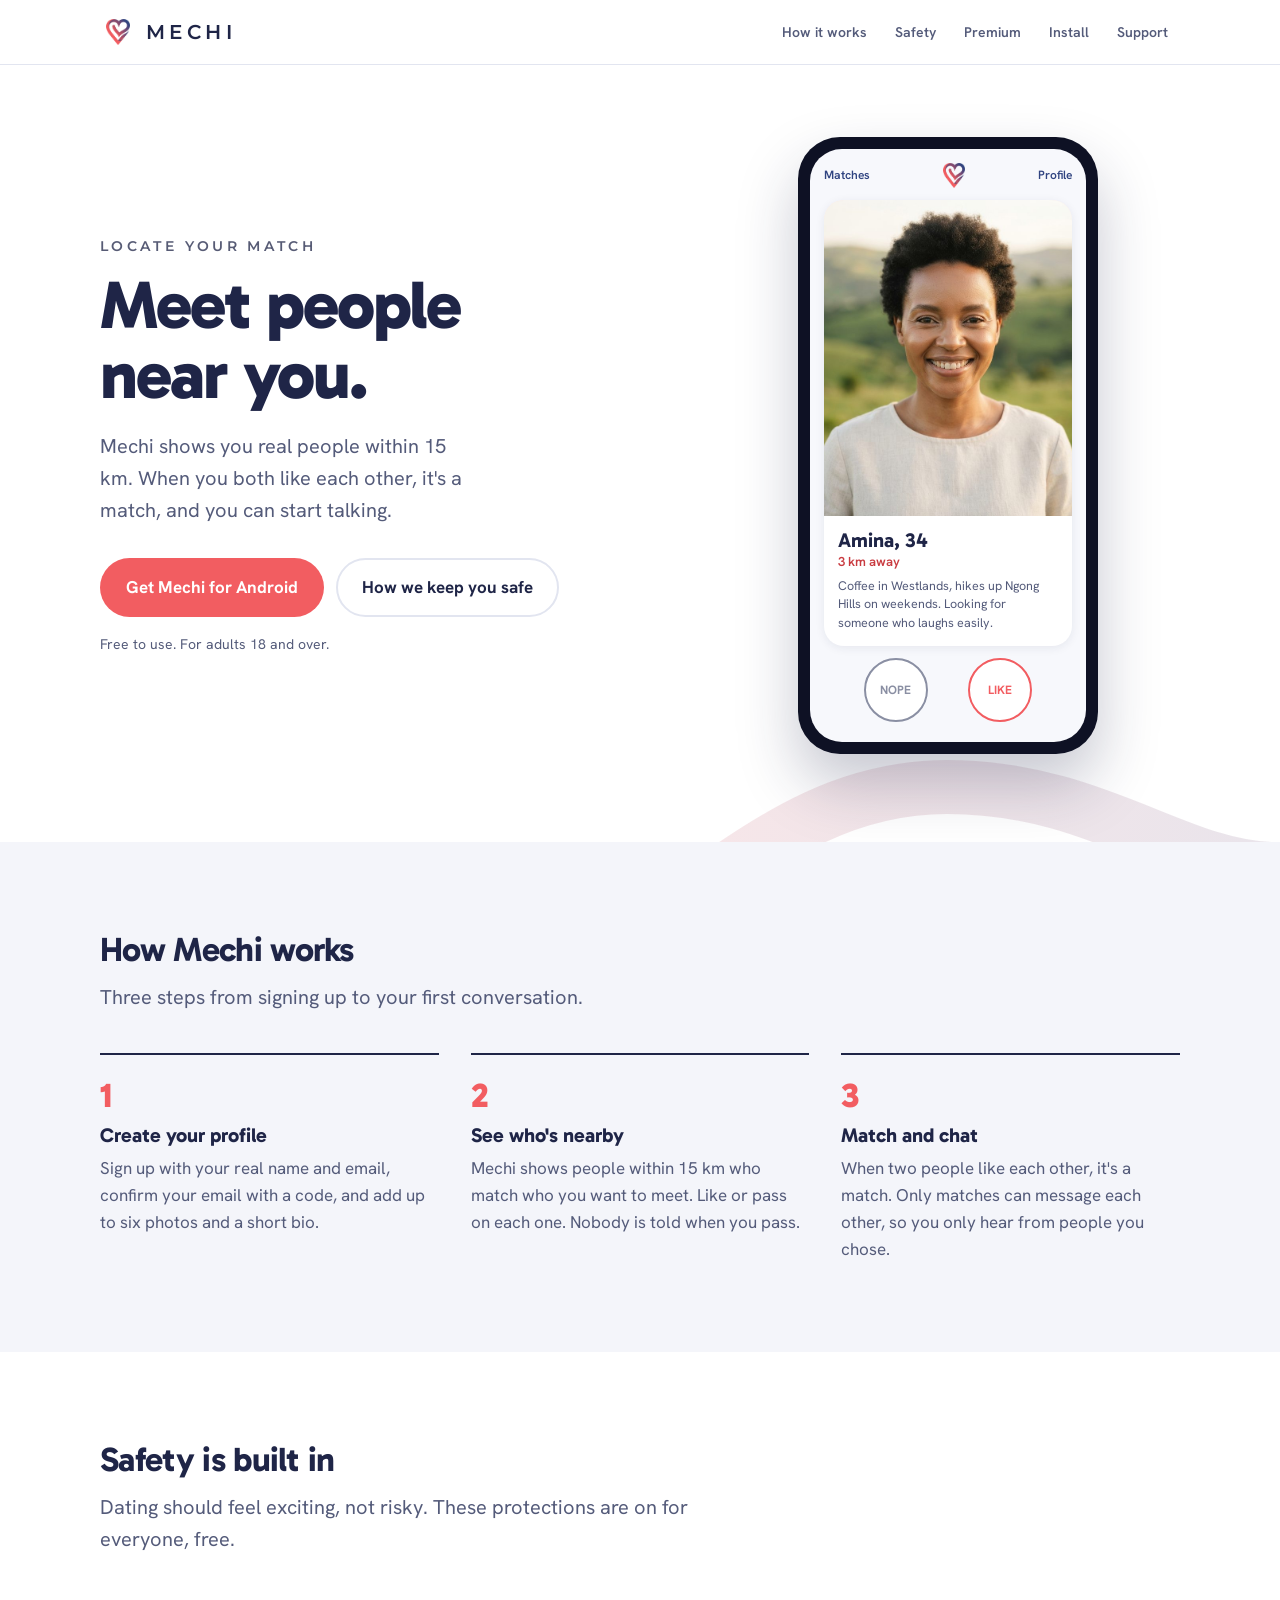
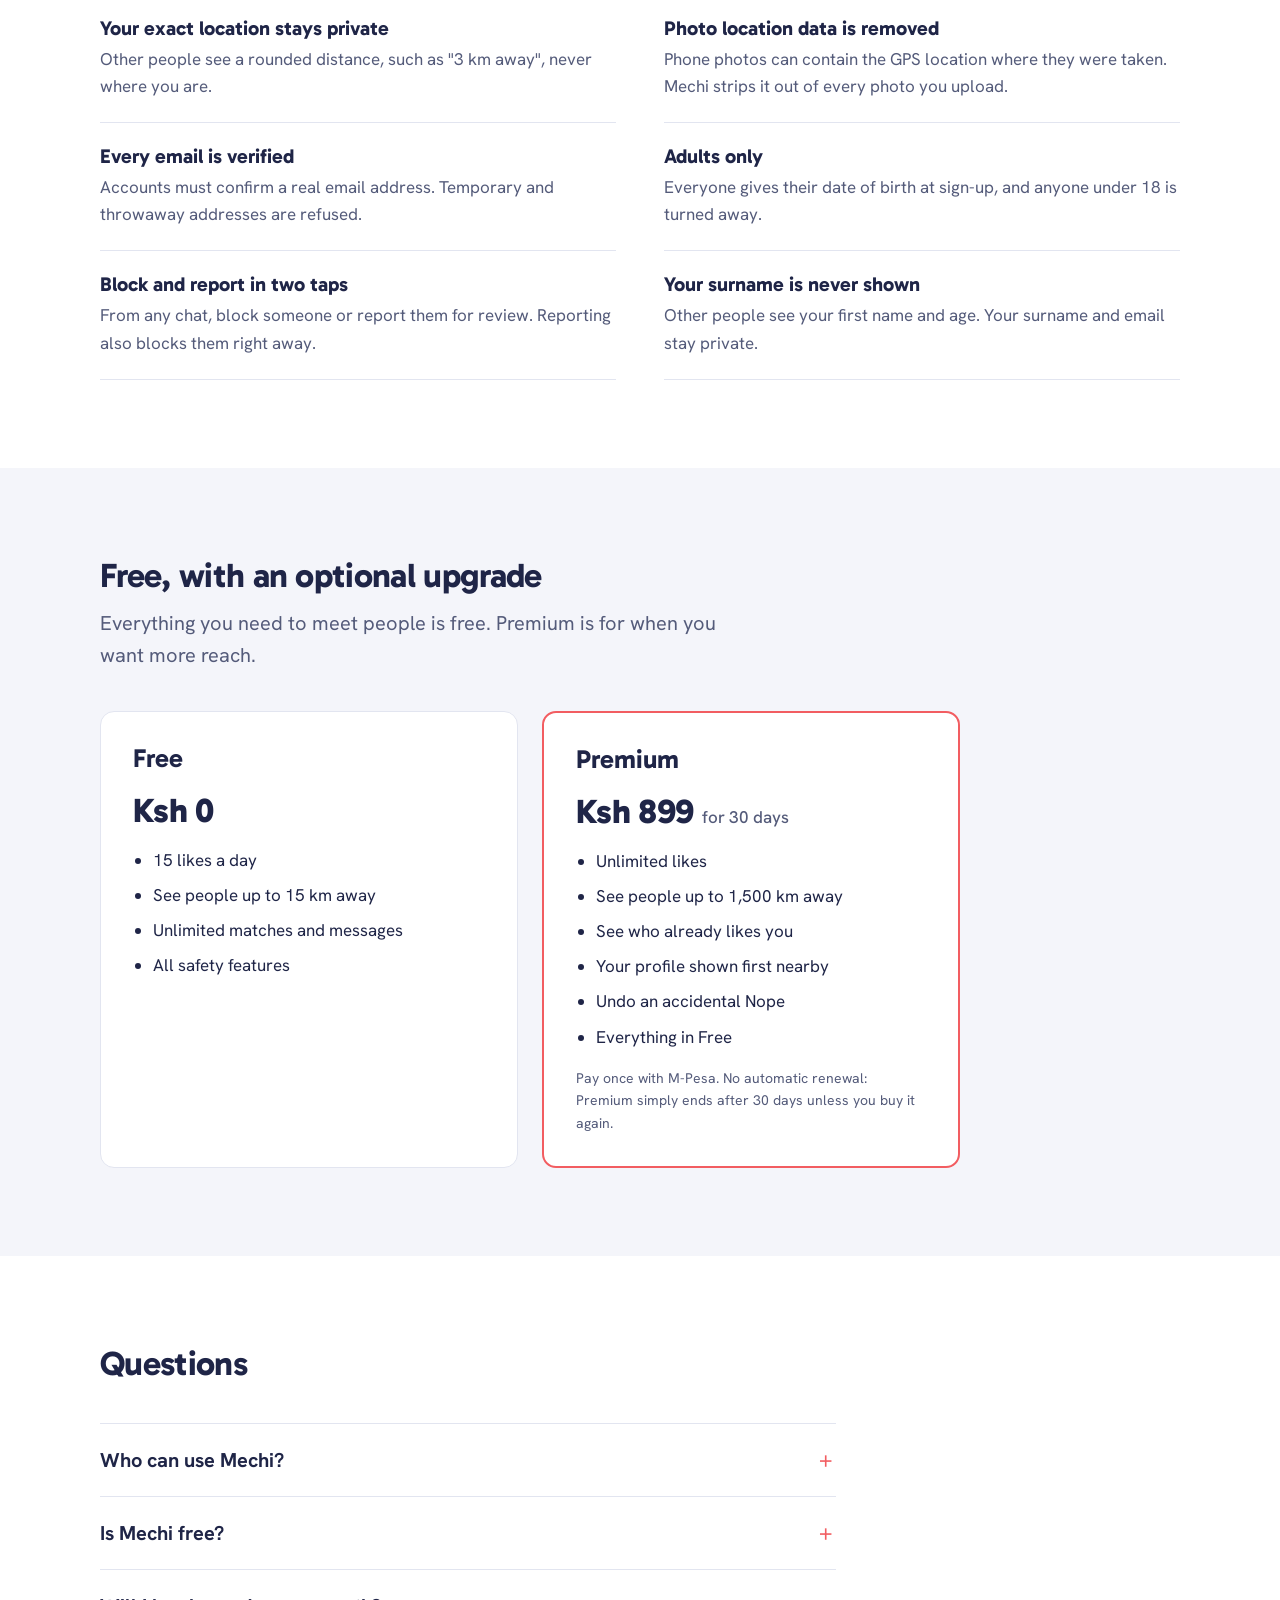
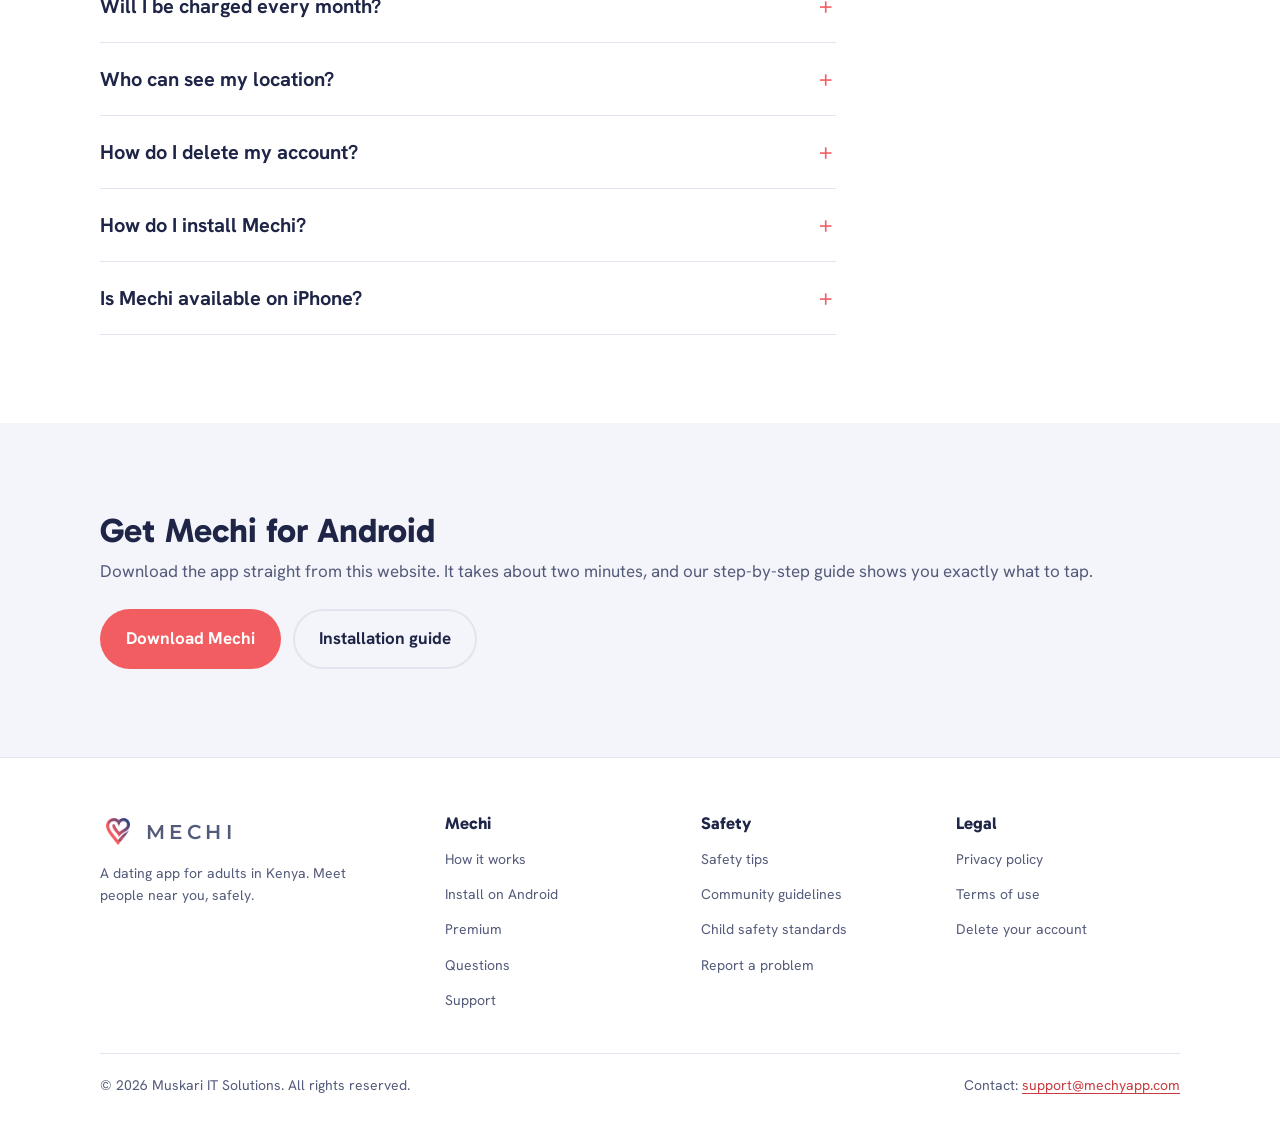
<file: index.html>
<!doctype html>
<html lang="en">
<head>
<meta charset="utf-8">
<meta name="viewport" content="width=device-width, initial-scale=1, viewport-fit=cover">
<title>Mechi | Locate your match</title>
<meta name="description" content="Mechi is a dating app for adults in Kenya. See people near you, match when you both like each other, and chat safely.">
<link rel="canonical" href="https://mechyapp.com/">
<meta property="og:title" content="Mechi | Locate your match">
<meta property="og:description" content="Mechi is a dating app for adults in Kenya. See people near you, match when you both like each other, and chat safely.">
<meta property="og:type" content="website">
<meta property="og:url" content="https://mechyapp.com/">
<meta property="og:image" content="https://mechyapp.com/apple-touch-icon.png">
<meta name="theme-color" content="#F25D61">
<link rel="icon" type="image/png" href="favicon.png">
<link rel="apple-touch-icon" href="apple-touch-icon.png">
<link rel="preconnect" href="https://fonts.googleapis.com">
<link rel="preconnect" href="https://fonts.gstatic.com" crossorigin>
<link rel="stylesheet" href="https://fonts.googleapis.com/css2?family=Gabarito:wght@600;700;800&family=Montserrat:wght@500;600&family=Hanken+Grotesk:wght@400;500;600;700&display=swap">
<link rel="stylesheet" href="styles.css">
</head>
<body>
<a class="skip" href="#main">Skip to content</a>
<header class="site-header">
  <div class="wrap">
    <a class="brand" href="index.html" aria-label="Mechi home">
      <span class="brand-mark"><img src="logo.png" alt="" width="24" height="27"></span>
      <span class="brand-name">Mechi</span>
    </a>
    <nav class="nav desktop-nav" aria-label="Main"><a href="index.html#how-it-works">How it works</a><a href="safety.html">Safety</a><a href="index.html#premium">Premium</a><a href="install.html">Install</a><a href="support.html">Support</a></nav>
    <details class="menu">
      <summary>Menu</summary>
      <nav class="nav" aria-label="Main (mobile)"><a href="index.html#how-it-works">How it works</a><a href="safety.html">Safety</a><a href="index.html#premium">Premium</a><a href="install.html">Install</a><a href="support.html">Support</a></nav>
    </details>
  </div>
</header>
<main id="main">
<section class="hero">
  <svg class="ribbon" viewBox="0 0 1200 600" aria-hidden="true" focusable="false">
    <defs><linearGradient id="rib" x1="0" x2="1" y1="0" y2="0">
      <stop offset="0" stop-color="#F25D61"/><stop offset="1" stop-color="#304481"/></linearGradient></defs>
    <path d="M-40 520 C 220 520, 300 300, 520 300 S 820 470, 1000 330 S 1180 120, 1260 140" fill="none" stroke="url(#rib)" stroke-width="56" stroke-linecap="round" opacity="0.16"/>
  </svg>
  <div class="wrap">
    <div>
      <p class="hero-tagline">Locate your match</p>
      <h1>Meet people near you.</h1>
      <p class="hero-lead">Mechi shows you real people within 15 km. When you both like each other, it's a match, and you can start talking.</p>
      <div class="hero-actions">
        <a class="btn btn-primary" href="install.html">Get Mechi for Android</a>
        <a class="btn btn-ghost" href="safety.html">How we keep you safe</a>
      </div>
      <p class="hero-note">Free to use. For adults 18 and over.</p>
    </div>
    <div class="phone" role="img" aria-label="The Mechi app showing an example profile: Amina, 34, 3 km away, with Nope and Like buttons">
      <div class="screen" aria-hidden="true">
        <div class="screen-bar"><span>Matches</span><img src="logo.png" alt=""><span>Profile</span></div>
        <div class="card">
          <div class="card-photo"><img src="amina.jpg" alt="" width="640" height="794" loading="eager" decoding="async"></div>
          <div class="card-info">
            <div class="card-name">Amina, 34</div>
            <div class="card-km">3 km away</div>
            <div class="card-bio">Coffee in Westlands, hikes up Ngong Hills on weekends. Looking for someone who laughs easily.</div>
          </div>
        </div>
        <div class="swipe-row"><span class="swipe-btn swipe-nope">NOPE</span><span class="swipe-btn swipe-like">LIKE</span></div>
      </div>
    </div>
  </div>
</section>

<section class="section section-mist" id="how-it-works">
  <div class="wrap">
    <div class="section-head">
      <h2>How Mechi works</h2>
      <p>Three steps from signing up to your first conversation.</p>
    </div>
    <ol class="steps">
      <li><h3>Create your profile</h3><p>Sign up with your real name and email, confirm your email with a code, and add up to six photos and a short bio.</p></li>
      <li><h3>See who's nearby</h3><p>Mechi shows people within 15 km who match who you want to meet. Like or pass on each one. Nobody is told when you pass.</p></li>
      <li><h3>Match and chat</h3><p>When two people like each other, it's a match. Only matches can message each other, so you only hear from people you chose.</p></li>
    </ol>
  </div>
</section>

<section class="section" id="safety">
  <div class="wrap">
    <div class="section-head">
      <h2>Safety is built in</h2>
      <p>Dating should feel exciting, not risky. These protections are on for everyone, free.</p>
    </div>
    <div class="features">
      <div class="feature"><h3>Your exact location stays private</h3><p>Other people see a rounded distance, such as "3 km away", never where you are.</p></div>
      <div class="feature"><h3>Photo location data is removed</h3><p>Phone photos can contain the GPS location where they were taken. Mechi strips it out of every photo you upload.</p></div>
      <div class="feature"><h3>Every email is verified</h3><p>Accounts must confirm a real email address. Temporary and throwaway addresses are refused.</p></div>
      <div class="feature"><h3>Adults only</h3><p>Everyone gives their date of birth at sign-up, and anyone under 18 is turned away.</p></div>
      <div class="feature"><h3>Block and report in two taps</h3><p>From any chat, block someone or report them for review. Reporting also blocks them right away.</p></div>
      <div class="feature"><h3>Your surname is never shown</h3><p>Other people see your first name and age. Your surname and email stay private.</p></div>
    </div>
  </div>
</section>

<section class="section section-mist" id="premium">
  <div class="wrap">
    <div class="section-head">
      <h2>Free, with an optional upgrade</h2>
      <p>Everything you need to meet people is free. Premium is for when you want more reach.</p>
    </div>
    <div class="plans">
      <div class="plan">
        <h3>Free</h3>
        <div class="price">Ksh 0</div>
        <ul>
          <li>15 likes a day</li>
          <li>See people up to 15 km away</li>
          <li>Unlimited matches and messages</li>
          <li>All safety features</li>
        </ul>
      </div>
      <div class="plan plan-premium">
        <h3>Premium</h3>
        <div class="price">Ksh 899 <small>for 30 days</small></div>
        <ul>
          <li>Unlimited likes</li>
          <li>See people up to 1,500 km away</li>
          <li>See who already likes you</li>
          <li>Your profile shown first nearby</li>
          <li>Undo an accidental Nope</li>
          <li>Everything in Free</li>
        </ul>
        <p class="plan-note">Pay once with M-Pesa. No automatic renewal: Premium simply ends after 30 days unless you buy it again.</p>
      </div>
    </div>
  </div>
</section>

<section class="section" id="faq">
  <div class="wrap">
    <div class="section-head"><h2>Questions</h2></div>
    <div class="faq">
      <details><summary>Who can use Mechi?</summary><p>Adults aged 18 and over. You need a real email address and your real first name and surname. Only your first name is shown to others.</p></details>
      <details><summary>Is Mechi free?</summary><p>Yes. Signing up, matching and chatting are free. Premium is an optional Ksh 899 upgrade for 30 days that gives unlimited likes and a wider search distance.</p></details>
      <details><summary>Will I be charged every month?</summary><p>No. Premium is a one-time M-Pesa payment that lasts 30 days. Nothing renews automatically.</p></details>
      <details><summary>Who can see my location?</summary><p>Nobody sees your exact location. Other people only see how far away you are, rounded to the nearest kilometre.</p></details>
      <details><summary>How do I delete my account?</summary><p>In the app, go to Profile, then Settings, then Delete my account. You can also <a href="delete-account.html">request deletion by email</a>.</p></details>
      <details><summary>How do I install Mechi?</summary><p>Mechi is downloaded directly from mechyapp.com, not from an app store. Follow the <a href="install.html">installation guide</a>; it takes about two minutes.</p></details>
      <details><summary>Is Mechi available on iPhone?</summary><p>Not yet. Mechi is available for Android phones first.</p></details>
    </div>
  </div>
</section>

<section class="section section-mist download" id="download">
  <div class="wrap">
    <div>
      <h2>Get Mechi for Android</h2>
      <p>Download the app straight from this website. It takes about two minutes, and our step-by-step guide shows you exactly what to tap.</p>
    </div>
    <div class="hero-actions" style="margin-top:0">
      <a class="btn btn-primary" href="downloads/mechi.apk" download>Download Mechi</a>
      <a class="btn btn-ghost" href="install.html">Installation guide</a>
    </div>
  </div>
</section>
</main>
<footer class="site-footer">
  <div class="wrap">
    <div class="footer-grid">
      <div class="footer-about">
        <a class="brand" href="index.html"><span class="brand-mark"><img src="logo.png" alt="" width="24" height="27"></span><span class="brand-name">Mechi</span></a>
        <p>A dating app for adults in Kenya. Meet people near you, safely.</p>
      </div>
      <div><h2>Mechi</h2><ul><li><a href="index.html#how-it-works">How it works</a></li><li><a href="install.html">Install on Android</a></li><li><a href="index.html#premium">Premium</a></li><li><a href="index.html#faq">Questions</a></li><li><a href="support.html">Support</a></li></ul></div><div><h2>Safety</h2><ul><li><a href="safety.html">Safety tips</a></li><li><a href="community-guidelines.html">Community guidelines</a></li><li><a href="child-safety.html">Child safety standards</a></li><li><a href="support.html#report-a-person">Report a problem</a></li></ul></div><div><h2>Legal</h2><ul><li><a href="privacy.html">Privacy policy</a></li><li><a href="terms.html">Terms of use</a></li><li><a href="delete-account.html">Delete your account</a></li></ul></div>
    </div>
    <div class="footer-base">
      <span>&copy; 2026 Muskari IT Solutions. All rights reserved.</span>
      <span>Contact: <a href="mailto:support@mechyapp.com">support@mechyapp.com</a></span>
    </div>
  </div>
</footer>
</body>
</html>
</file>
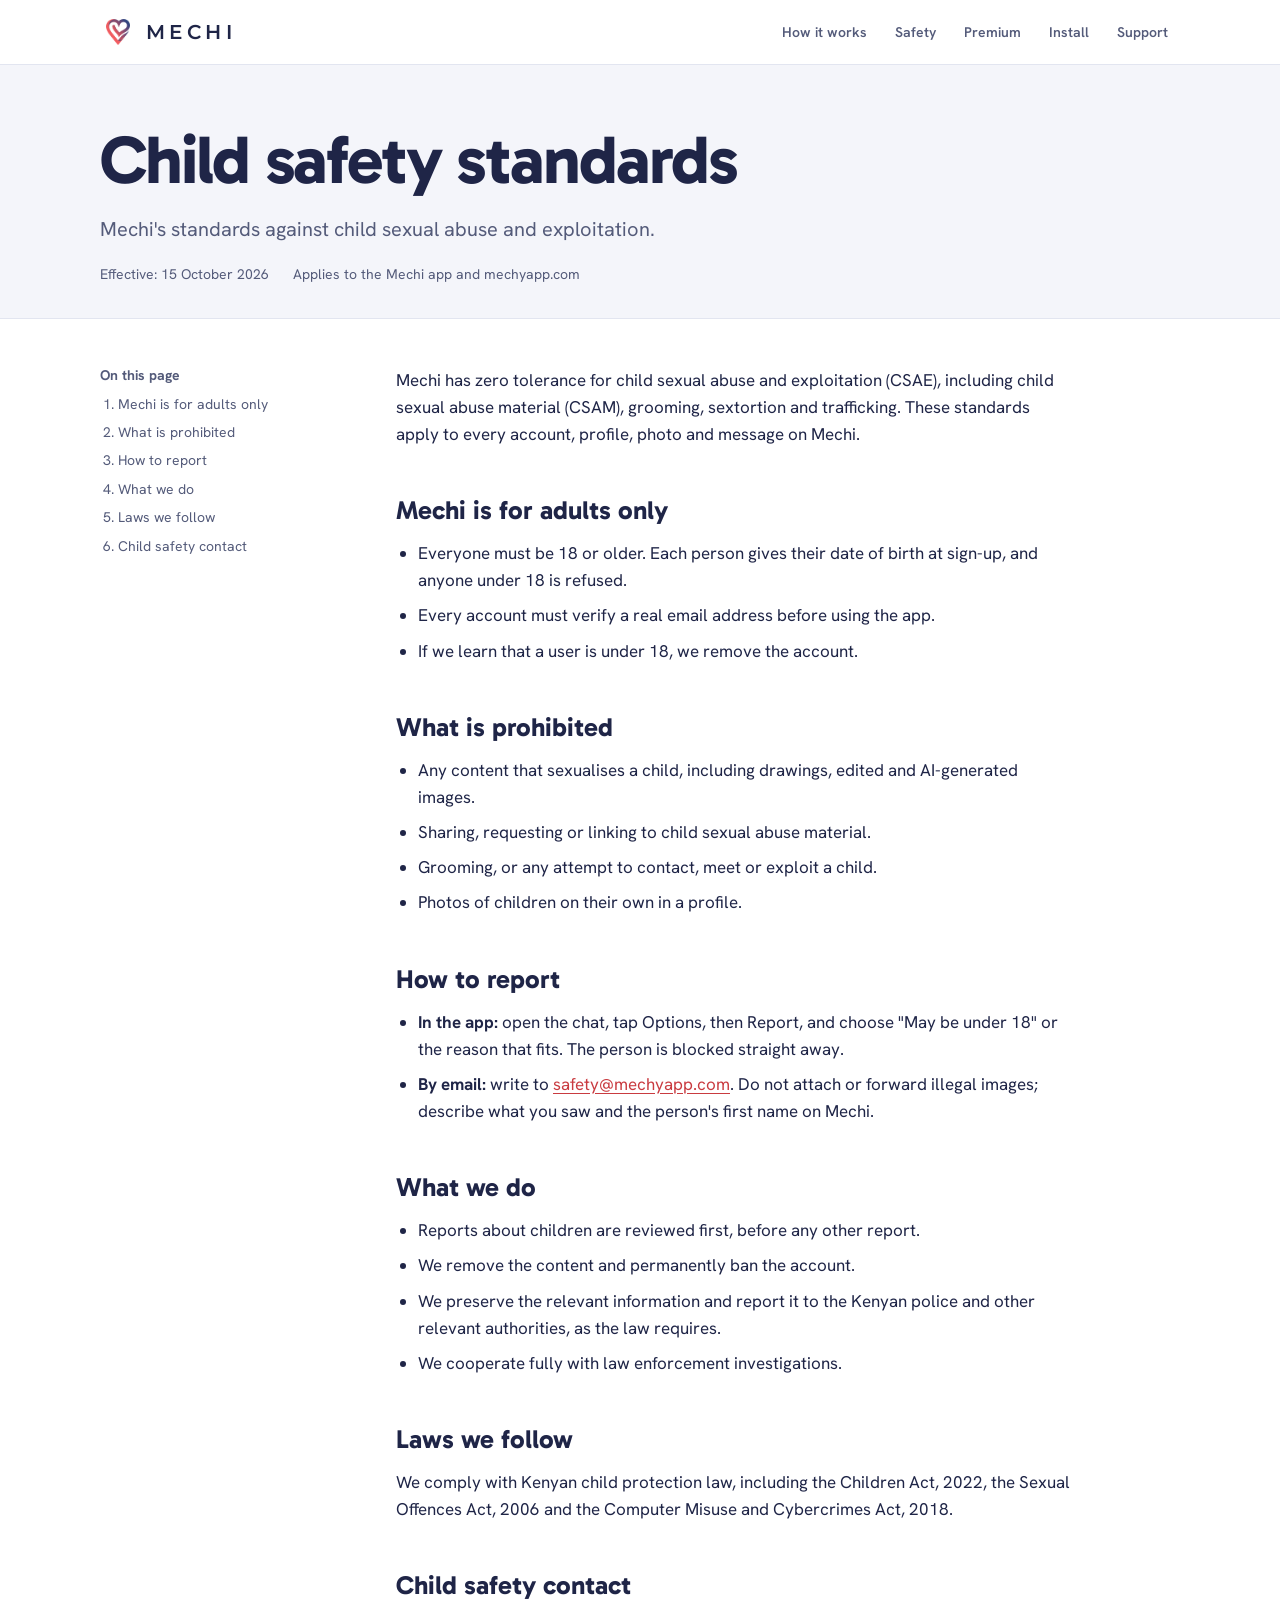
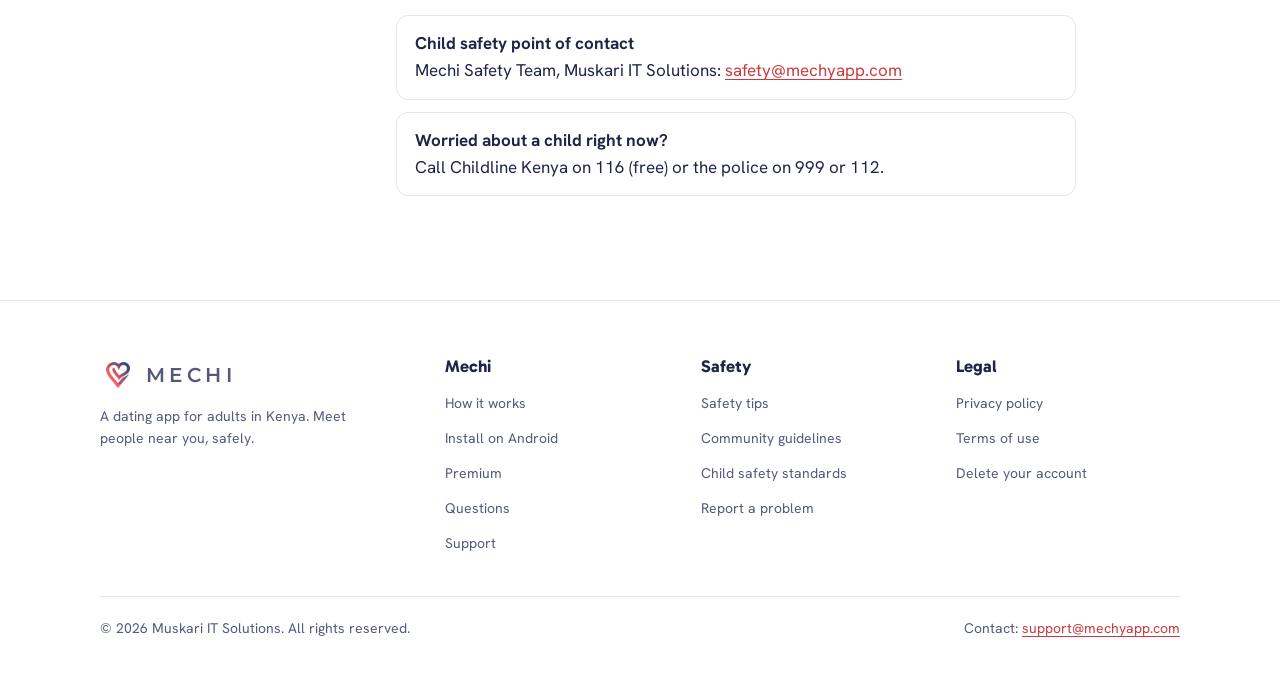
<file: child-safety.html>
<!doctype html>
<html lang="en">
<head>
<meta charset="utf-8">
<meta name="viewport" content="width=device-width, initial-scale=1, viewport-fit=cover">
<title>Mechi Child Safety Standards</title>
<meta name="description" content="Mechi&#x27;s published standards against child sexual abuse and exploitation, how to report, and our child safety contact.">
<link rel="canonical" href="https://mechyapp.com/child-safety.html">
<meta property="og:title" content="Mechi Child Safety Standards">
<meta property="og:description" content="Mechi&#x27;s published standards against child sexual abuse and exploitation, how to report, and our child safety contact.">
<meta property="og:type" content="website">
<meta property="og:url" content="https://mechyapp.com/child-safety.html">
<meta property="og:image" content="https://mechyapp.com/apple-touch-icon.png">
<meta name="theme-color" content="#F25D61">
<link rel="icon" type="image/png" href="favicon.png">
<link rel="apple-touch-icon" href="apple-touch-icon.png">
<link rel="preconnect" href="https://fonts.googleapis.com">
<link rel="preconnect" href="https://fonts.gstatic.com" crossorigin>
<link rel="stylesheet" href="https://fonts.googleapis.com/css2?family=Gabarito:wght@600;700;800&family=Montserrat:wght@500;600&family=Hanken+Grotesk:wght@400;500;600;700&display=swap">
<link rel="stylesheet" href="styles.css">
</head>
<body>
<a class="skip" href="#main">Skip to content</a>
<header class="site-header">
  <div class="wrap">
    <a class="brand" href="index.html" aria-label="Mechi home">
      <span class="brand-mark"><img src="logo.png" alt="" width="24" height="27"></span>
      <span class="brand-name">Mechi</span>
    </a>
    <nav class="nav desktop-nav" aria-label="Main"><a href="index.html#how-it-works">How it works</a><a href="safety.html">Safety</a><a href="index.html#premium">Premium</a><a href="install.html">Install</a><a href="support.html">Support</a></nav>
    <details class="menu">
      <summary>Menu</summary>
      <nav class="nav" aria-label="Main (mobile)"><a href="index.html#how-it-works">How it works</a><a href="safety.html">Safety</a><a href="index.html#premium">Premium</a><a href="install.html">Install</a><a href="support.html">Support</a></nav>
    </details>
  </div>
</header>
<main id="main">
<section class="doc-hero"><div class="wrap">
  <h1>Child safety standards</h1>
  <p>Mechi's standards against child sexual abuse and exploitation.</p>
  <div class="doc-meta"><span>Effective: 15 October 2026</span><span>Applies to the Mechi app and mechyapp.com</span></div>
</div></section>
<div class="wrap doc-layout">
  <nav class="toc" aria-label="On this page"><h2>On this page</h2><ol><li><a href="#mechi-is-for-adults-only">Mechi is for adults only</a></li><li><a href="#what-is-prohibited">What is prohibited</a></li><li><a href="#how-to-report">How to report</a></li><li><a href="#what-we-do">What we do</a></li><li><a href="#laws-we-follow">Laws we follow</a></li><li><a href="#child-safety-contact">Child safety contact</a></li></ol></nav>
  <article class="prose">

<p>Mechi has zero tolerance for child sexual abuse and exploitation (CSAE), including child sexual abuse material (CSAM), grooming, sextortion and trafficking. These standards apply to every account, profile, photo and message on Mechi.</p>

<h2 id="mechi-is-for-adults-only">Mechi is for adults only</h2>
<ul>
  <li>Everyone must be 18 or older. Each person gives their date of birth at sign-up, and anyone under 18 is refused.</li>
  <li>Every account must verify a real email address before using the app.</li>
  <li>If we learn that a user is under 18, we remove the account.</li>
</ul>

<h2 id="what-is-prohibited">What is prohibited</h2>
<ul>
  <li>Any content that sexualises a child, including drawings, edited and AI-generated images.</li>
  <li>Sharing, requesting or linking to child sexual abuse material.</li>
  <li>Grooming, or any attempt to contact, meet or exploit a child.</li>
  <li>Photos of children on their own in a profile.</li>
</ul>

<h2 id="how-to-report">How to report</h2>
<ul>
  <li><strong>In the app:</strong> open the chat, tap Options, then Report, and choose "May be under 18" or the reason that fits. The person is blocked straight away.</li>
  <li><strong>By email:</strong> write to <a href="mailto:safety@mechyapp.com">safety@mechyapp.com</a>. Do not attach or forward illegal images; describe what you saw and the person's first name on Mechi.</li>
</ul>

<h2 id="what-we-do">What we do</h2>
<ul>
  <li>Reports about children are reviewed first, before any other report.</li>
  <li>We remove the content and permanently ban the account.</li>
  <li>We preserve the relevant information and report it to the Kenyan police and other relevant authorities, as the law requires.</li>
  <li>We cooperate fully with law enforcement investigations.</li>
</ul>

<h2 id="laws-we-follow">Laws we follow</h2>
<p>We comply with Kenyan child protection law, including the Children Act, 2022, the Sexual Offences Act, 2006 and the Computer Misuse and Cybercrimes Act, 2018.</p>

<h2 id="child-safety-contact">Child safety contact</h2>
<ul class="contact-list">
  <li><strong>Child safety point of contact</strong>Mechi Safety Team, Muskari IT Solutions: <a href="mailto:safety@mechyapp.com">safety@mechyapp.com</a></li>
  <li><strong>Worried about a child right now?</strong>Call Childline Kenya on 116 (free) or the police on 999 or 112.</li>
</ul>

  </article>
</div>
</main>
<footer class="site-footer">
  <div class="wrap">
    <div class="footer-grid">
      <div class="footer-about">
        <a class="brand" href="index.html"><span class="brand-mark"><img src="logo.png" alt="" width="24" height="27"></span><span class="brand-name">Mechi</span></a>
        <p>A dating app for adults in Kenya. Meet people near you, safely.</p>
      </div>
      <div><h2>Mechi</h2><ul><li><a href="index.html#how-it-works">How it works</a></li><li><a href="install.html">Install on Android</a></li><li><a href="index.html#premium">Premium</a></li><li><a href="index.html#faq">Questions</a></li><li><a href="support.html">Support</a></li></ul></div><div><h2>Safety</h2><ul><li><a href="safety.html">Safety tips</a></li><li><a href="community-guidelines.html">Community guidelines</a></li><li><a href="child-safety.html">Child safety standards</a></li><li><a href="support.html#report-a-person">Report a problem</a></li></ul></div><div><h2>Legal</h2><ul><li><a href="privacy.html">Privacy policy</a></li><li><a href="terms.html">Terms of use</a></li><li><a href="delete-account.html">Delete your account</a></li></ul></div>
    </div>
    <div class="footer-base">
      <span>&copy; 2026 Muskari IT Solutions. All rights reserved.</span>
      <span>Contact: <a href="mailto:support@mechyapp.com">support@mechyapp.com</a></span>
    </div>
  </div>
</footer>
</body>
</html>
</file>
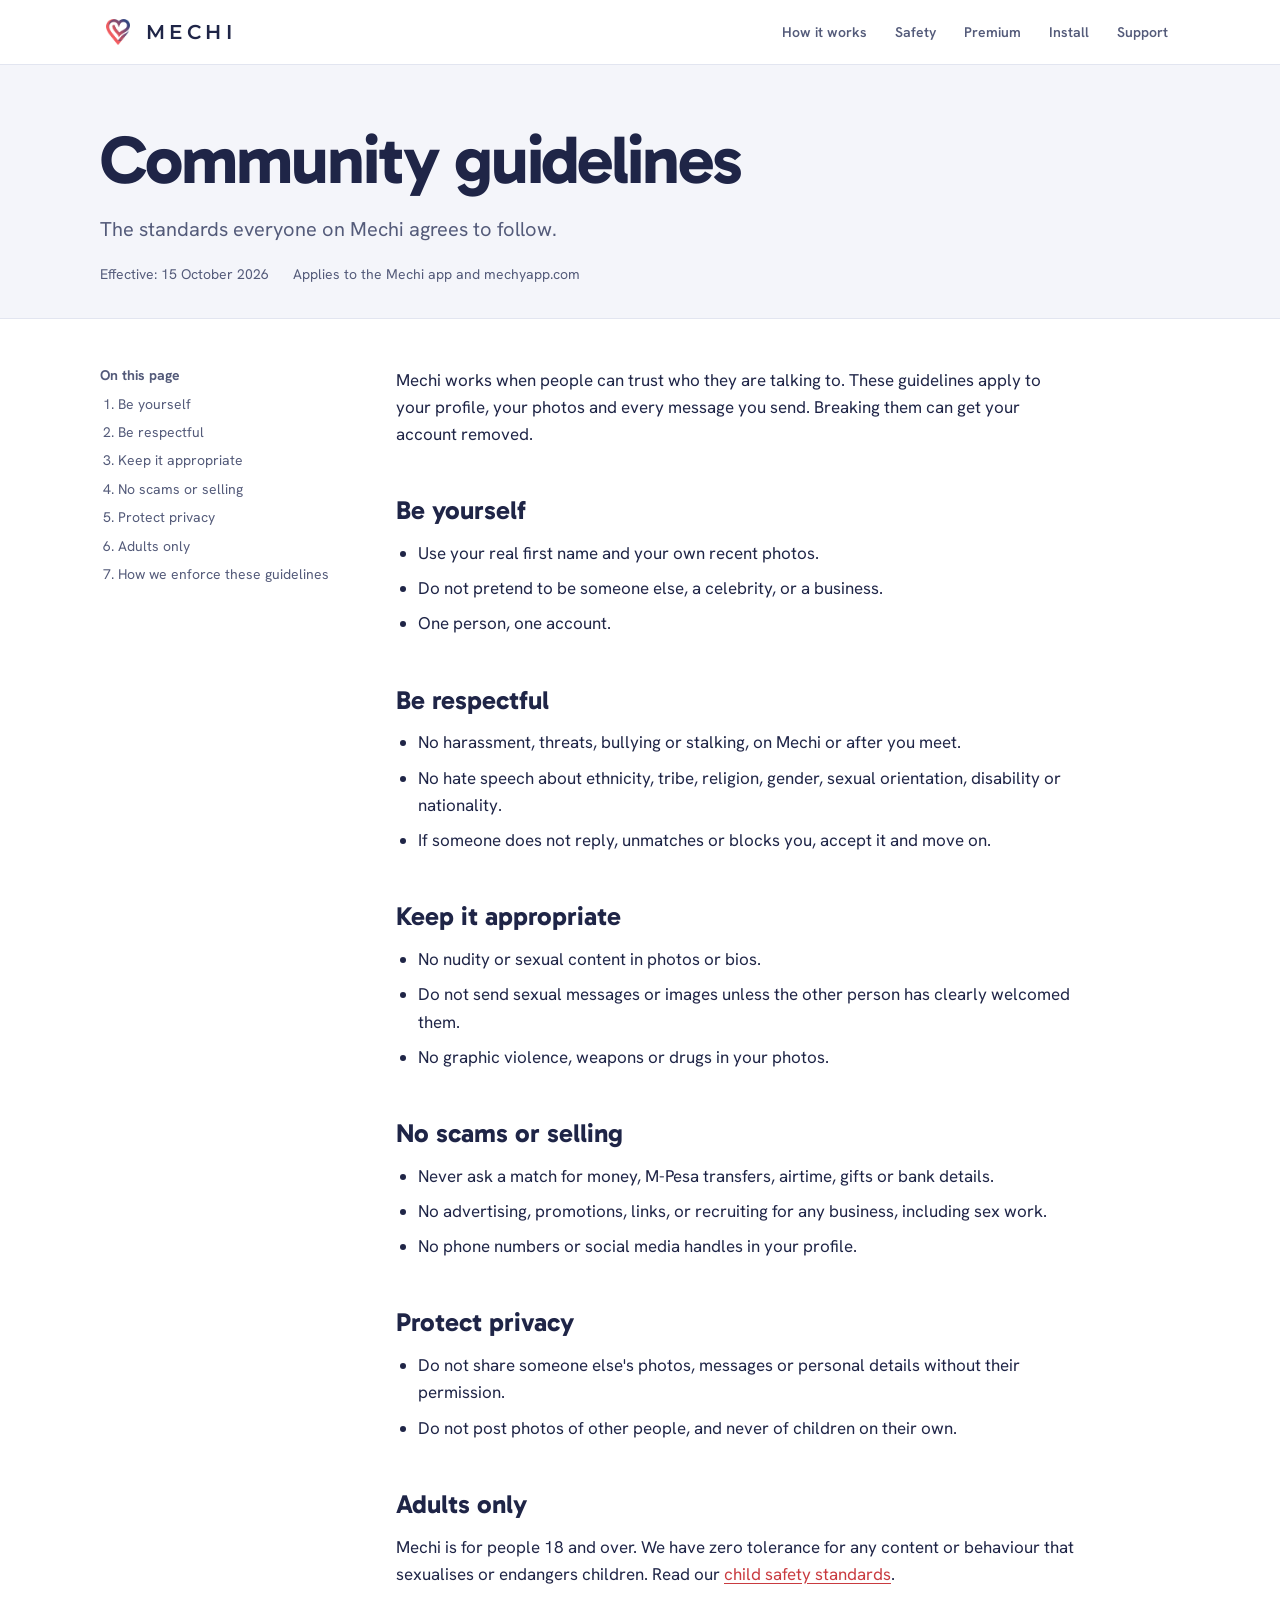
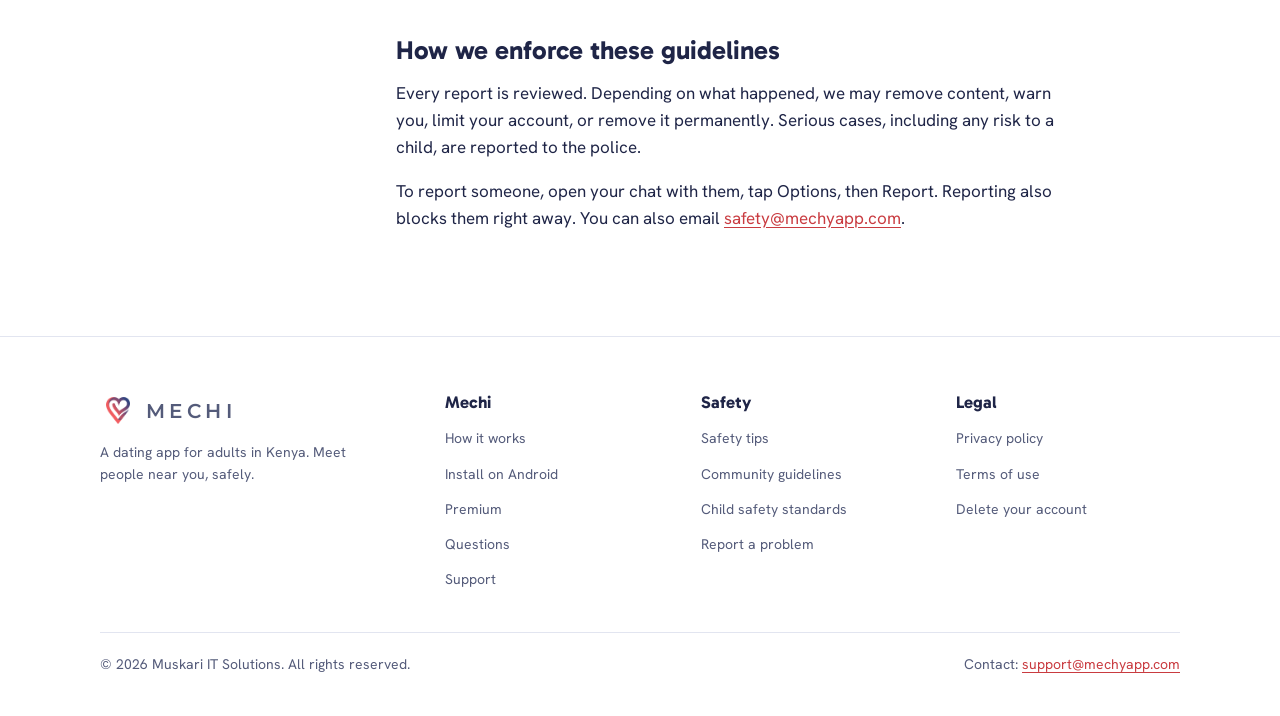
<file: community-guidelines.html>
<!doctype html>
<html lang="en">
<head>
<meta charset="utf-8">
<meta name="viewport" content="width=device-width, initial-scale=1, viewport-fit=cover">
<title>Mechi Community Guidelines</title>
<meta name="description" content="The rules for profiles, photos and messages on Mechi, and how we enforce them.">
<link rel="canonical" href="https://mechyapp.com/community-guidelines.html">
<meta property="og:title" content="Mechi Community Guidelines">
<meta property="og:description" content="The rules for profiles, photos and messages on Mechi, and how we enforce them.">
<meta property="og:type" content="website">
<meta property="og:url" content="https://mechyapp.com/community-guidelines.html">
<meta property="og:image" content="https://mechyapp.com/apple-touch-icon.png">
<meta name="theme-color" content="#F25D61">
<link rel="icon" type="image/png" href="favicon.png">
<link rel="apple-touch-icon" href="apple-touch-icon.png">
<link rel="preconnect" href="https://fonts.googleapis.com">
<link rel="preconnect" href="https://fonts.gstatic.com" crossorigin>
<link rel="stylesheet" href="https://fonts.googleapis.com/css2?family=Gabarito:wght@600;700;800&family=Montserrat:wght@500;600&family=Hanken+Grotesk:wght@400;500;600;700&display=swap">
<link rel="stylesheet" href="styles.css">
</head>
<body>
<a class="skip" href="#main">Skip to content</a>
<header class="site-header">
  <div class="wrap">
    <a class="brand" href="index.html" aria-label="Mechi home">
      <span class="brand-mark"><img src="logo.png" alt="" width="24" height="27"></span>
      <span class="brand-name">Mechi</span>
    </a>
    <nav class="nav desktop-nav" aria-label="Main"><a href="index.html#how-it-works">How it works</a><a href="safety.html">Safety</a><a href="index.html#premium">Premium</a><a href="install.html">Install</a><a href="support.html">Support</a></nav>
    <details class="menu">
      <summary>Menu</summary>
      <nav class="nav" aria-label="Main (mobile)"><a href="index.html#how-it-works">How it works</a><a href="safety.html">Safety</a><a href="index.html#premium">Premium</a><a href="install.html">Install</a><a href="support.html">Support</a></nav>
    </details>
  </div>
</header>
<main id="main">
<section class="doc-hero"><div class="wrap">
  <h1>Community guidelines</h1>
  <p>The standards everyone on Mechi agrees to follow.</p>
  <div class="doc-meta"><span>Effective: 15 October 2026</span><span>Applies to the Mechi app and mechyapp.com</span></div>
</div></section>
<div class="wrap doc-layout">
  <nav class="toc" aria-label="On this page"><h2>On this page</h2><ol><li><a href="#be-yourself">Be yourself</a></li><li><a href="#be-respectful">Be respectful</a></li><li><a href="#keep-it-appropriate">Keep it appropriate</a></li><li><a href="#no-scams-or-selling">No scams or selling</a></li><li><a href="#protect-privacy">Protect privacy</a></li><li><a href="#adults-only">Adults only</a></li><li><a href="#how-we-enforce-these-guidelines">How we enforce these guidelines</a></li></ol></nav>
  <article class="prose">

<p>Mechi works when people can trust who they are talking to. These guidelines apply to your profile, your photos and every message you send. Breaking them can get your account removed.</p>

<h2 id="be-yourself">Be yourself</h2>
<ul>
  <li>Use your real first name and your own recent photos.</li>
  <li>Do not pretend to be someone else, a celebrity, or a business.</li>
  <li>One person, one account.</li>
</ul>

<h2 id="be-respectful">Be respectful</h2>
<ul>
  <li>No harassment, threats, bullying or stalking, on Mechi or after you meet.</li>
  <li>No hate speech about ethnicity, tribe, religion, gender, sexual orientation, disability or nationality.</li>
  <li>If someone does not reply, unmatches or blocks you, accept it and move on.</li>
</ul>

<h2 id="keep-it-appropriate">Keep it appropriate</h2>
<ul>
  <li>No nudity or sexual content in photos or bios.</li>
  <li>Do not send sexual messages or images unless the other person has clearly welcomed them.</li>
  <li>No graphic violence, weapons or drugs in your photos.</li>
</ul>

<h2 id="no-scams-or-selling">No scams or selling</h2>
<ul>
  <li>Never ask a match for money, M-Pesa transfers, airtime, gifts or bank details.</li>
  <li>No advertising, promotions, links, or recruiting for any business, including sex work.</li>
  <li>No phone numbers or social media handles in your profile.</li>
</ul>

<h2 id="protect-privacy">Protect privacy</h2>
<ul>
  <li>Do not share someone else's photos, messages or personal details without their permission.</li>
  <li>Do not post photos of other people, and never of children on their own.</li>
</ul>

<h2 id="adults-only">Adults only</h2>
<p>Mechi is for people 18 and over. We have zero tolerance for any content or behaviour that sexualises or endangers children. Read our <a href="child-safety.html">child safety standards</a>.</p>

<h2 id="how-we-enforce-these-guidelines">How we enforce these guidelines</h2>
<p>Every report is reviewed. Depending on what happened, we may remove content, warn you, limit your account, or remove it permanently. Serious cases, including any risk to a child, are reported to the police.</p>
<p>To report someone, open your chat with them, tap Options, then Report. Reporting also blocks them right away. You can also email <a href="mailto:safety@mechyapp.com">safety@mechyapp.com</a>.</p>

  </article>
</div>
</main>
<footer class="site-footer">
  <div class="wrap">
    <div class="footer-grid">
      <div class="footer-about">
        <a class="brand" href="index.html"><span class="brand-mark"><img src="logo.png" alt="" width="24" height="27"></span><span class="brand-name">Mechi</span></a>
        <p>A dating app for adults in Kenya. Meet people near you, safely.</p>
      </div>
      <div><h2>Mechi</h2><ul><li><a href="index.html#how-it-works">How it works</a></li><li><a href="install.html">Install on Android</a></li><li><a href="index.html#premium">Premium</a></li><li><a href="index.html#faq">Questions</a></li><li><a href="support.html">Support</a></li></ul></div><div><h2>Safety</h2><ul><li><a href="safety.html">Safety tips</a></li><li><a href="community-guidelines.html">Community guidelines</a></li><li><a href="child-safety.html">Child safety standards</a></li><li><a href="support.html#report-a-person">Report a problem</a></li></ul></div><div><h2>Legal</h2><ul><li><a href="privacy.html">Privacy policy</a></li><li><a href="terms.html">Terms of use</a></li><li><a href="delete-account.html">Delete your account</a></li></ul></div>
    </div>
    <div class="footer-base">
      <span>&copy; 2026 Muskari IT Solutions. All rights reserved.</span>
      <span>Contact: <a href="mailto:support@mechyapp.com">support@mechyapp.com</a></span>
    </div>
  </div>
</footer>
</body>
</html>
</file>
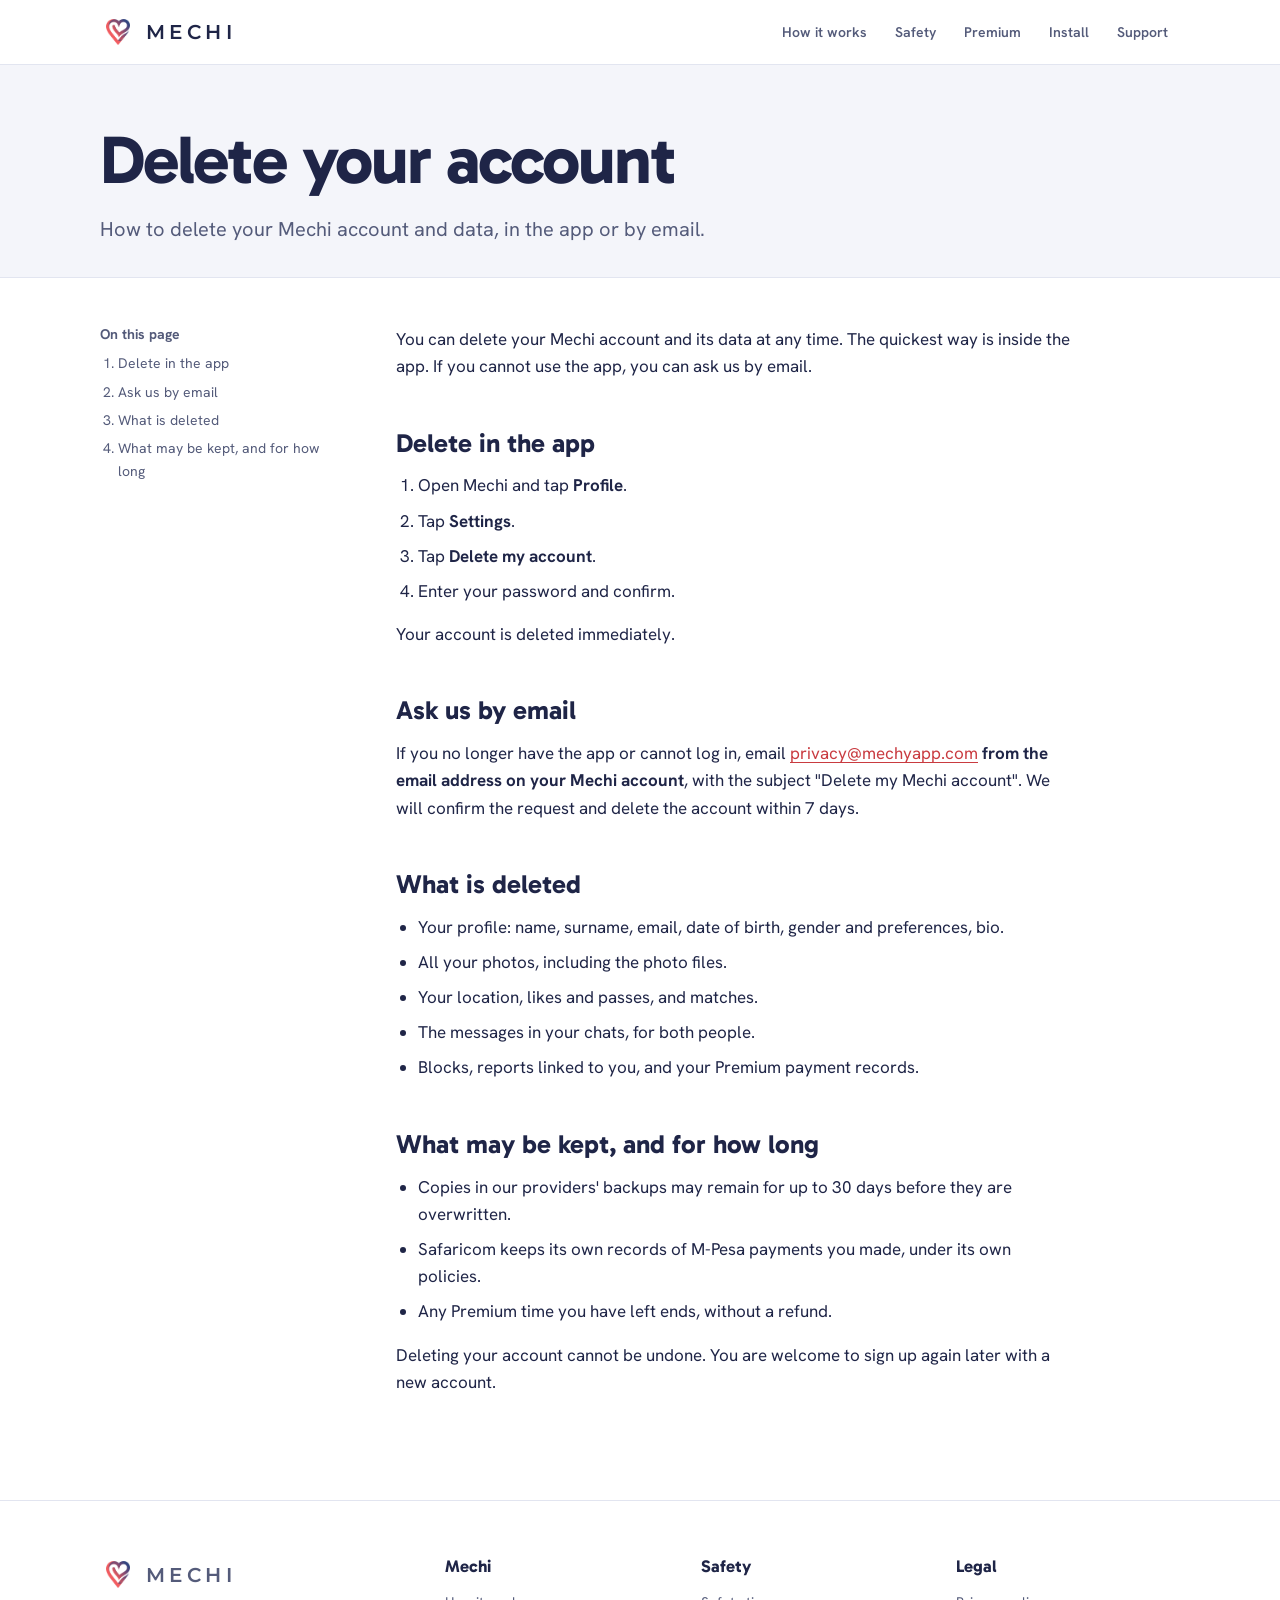
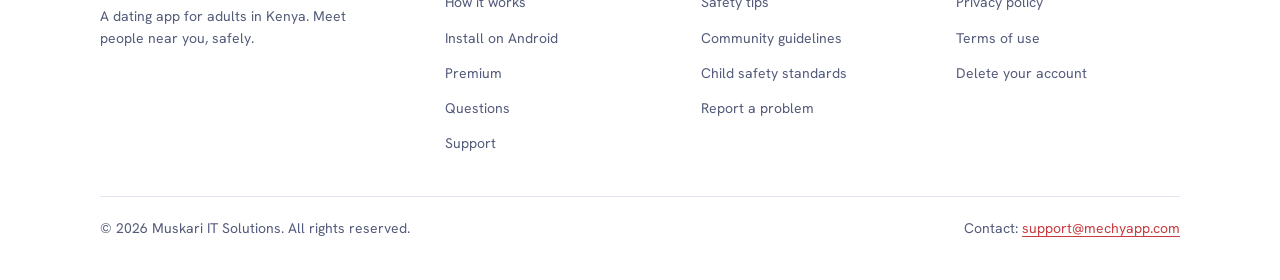
<file: delete-account.html>
<!doctype html>
<html lang="en">
<head>
<meta charset="utf-8">
<meta name="viewport" content="width=device-width, initial-scale=1, viewport-fit=cover">
<title>Delete Your Mechi Account</title>
<meta name="description" content="How to delete your Mechi account and data, what is deleted, and what may be kept for a limited time.">
<link rel="canonical" href="https://mechyapp.com/delete-account.html">
<meta property="og:title" content="Delete Your Mechi Account">
<meta property="og:description" content="How to delete your Mechi account and data, what is deleted, and what may be kept for a limited time.">
<meta property="og:type" content="website">
<meta property="og:url" content="https://mechyapp.com/delete-account.html">
<meta property="og:image" content="https://mechyapp.com/apple-touch-icon.png">
<meta name="theme-color" content="#F25D61">
<link rel="icon" type="image/png" href="favicon.png">
<link rel="apple-touch-icon" href="apple-touch-icon.png">
<link rel="preconnect" href="https://fonts.googleapis.com">
<link rel="preconnect" href="https://fonts.gstatic.com" crossorigin>
<link rel="stylesheet" href="https://fonts.googleapis.com/css2?family=Gabarito:wght@600;700;800&family=Montserrat:wght@500;600&family=Hanken+Grotesk:wght@400;500;600;700&display=swap">
<link rel="stylesheet" href="styles.css">
</head>
<body>
<a class="skip" href="#main">Skip to content</a>
<header class="site-header">
  <div class="wrap">
    <a class="brand" href="index.html" aria-label="Mechi home">
      <span class="brand-mark"><img src="logo.png" alt="" width="24" height="27"></span>
      <span class="brand-name">Mechi</span>
    </a>
    <nav class="nav desktop-nav" aria-label="Main"><a href="index.html#how-it-works">How it works</a><a href="safety.html">Safety</a><a href="index.html#premium">Premium</a><a href="install.html">Install</a><a href="support.html">Support</a></nav>
    <details class="menu">
      <summary>Menu</summary>
      <nav class="nav" aria-label="Main (mobile)"><a href="index.html#how-it-works">How it works</a><a href="safety.html">Safety</a><a href="index.html#premium">Premium</a><a href="install.html">Install</a><a href="support.html">Support</a></nav>
    </details>
  </div>
</header>
<main id="main">
<section class="doc-hero"><div class="wrap">
  <h1>Delete your account</h1>
  <p>How to delete your Mechi account and data, in the app or by email.</p>
  
</div></section>
<div class="wrap doc-layout">
  <nav class="toc" aria-label="On this page"><h2>On this page</h2><ol><li><a href="#delete-in-the-app">Delete in the app</a></li><li><a href="#ask-us-by-email">Ask us by email</a></li><li><a href="#what-is-deleted">What is deleted</a></li><li><a href="#what-may-be-kept-and-for-how-long">What may be kept, and for how long</a></li></ol></nav>
  <article class="prose">

<p>You can delete your Mechi account and its data at any time. The quickest way is inside the app. If you cannot use the app, you can ask us by email.</p>

<h2 id="delete-in-the-app">Delete in the app</h2>
<ol>
  <li>Open Mechi and tap <strong>Profile</strong>.</li>
  <li>Tap <strong>Settings</strong>.</li>
  <li>Tap <strong>Delete my account</strong>.</li>
  <li>Enter your password and confirm.</li>
</ol>
<p>Your account is deleted immediately.</p>

<h2 id="ask-us-by-email">Ask us by email</h2>
<p>If you no longer have the app or cannot log in, email <a href="mailto:privacy@mechyapp.com?subject=Delete%20my%20Mechi%20account">privacy@mechyapp.com</a> <strong>from the email address on your Mechi account</strong>, with the subject "Delete my Mechi account". We will confirm the request and delete the account within 7 days.</p>

<h2 id="what-is-deleted">What is deleted</h2>
<ul>
  <li>Your profile: name, surname, email, date of birth, gender and preferences, bio.</li>
  <li>All your photos, including the photo files.</li>
  <li>Your location, likes and passes, and matches.</li>
  <li>The messages in your chats, for both people.</li>
  <li>Blocks, reports linked to you, and your Premium payment records.</li>
</ul>

<h2 id="what-may-be-kept-and-for-how-long">What may be kept, and for how long</h2>
<ul>
  <li>Copies in our providers' backups may remain for up to 30 days before they are overwritten.</li>
  <li>Safaricom keeps its own records of M-Pesa payments you made, under its own policies.</li>
  <li>Any Premium time you have left ends, without a refund.</li>
</ul>
<p>Deleting your account cannot be undone. You are welcome to sign up again later with a new account.</p>

  </article>
</div>
</main>
<footer class="site-footer">
  <div class="wrap">
    <div class="footer-grid">
      <div class="footer-about">
        <a class="brand" href="index.html"><span class="brand-mark"><img src="logo.png" alt="" width="24" height="27"></span><span class="brand-name">Mechi</span></a>
        <p>A dating app for adults in Kenya. Meet people near you, safely.</p>
      </div>
      <div><h2>Mechi</h2><ul><li><a href="index.html#how-it-works">How it works</a></li><li><a href="install.html">Install on Android</a></li><li><a href="index.html#premium">Premium</a></li><li><a href="index.html#faq">Questions</a></li><li><a href="support.html">Support</a></li></ul></div><div><h2>Safety</h2><ul><li><a href="safety.html">Safety tips</a></li><li><a href="community-guidelines.html">Community guidelines</a></li><li><a href="child-safety.html">Child safety standards</a></li><li><a href="support.html#report-a-person">Report a problem</a></li></ul></div><div><h2>Legal</h2><ul><li><a href="privacy.html">Privacy policy</a></li><li><a href="terms.html">Terms of use</a></li><li><a href="delete-account.html">Delete your account</a></li></ul></div>
    </div>
    <div class="footer-base">
      <span>&copy; 2026 Muskari IT Solutions. All rights reserved.</span>
      <span>Contact: <a href="mailto:support@mechyapp.com">support@mechyapp.com</a></span>
    </div>
  </div>
</footer>
</body>
</html>
</file>
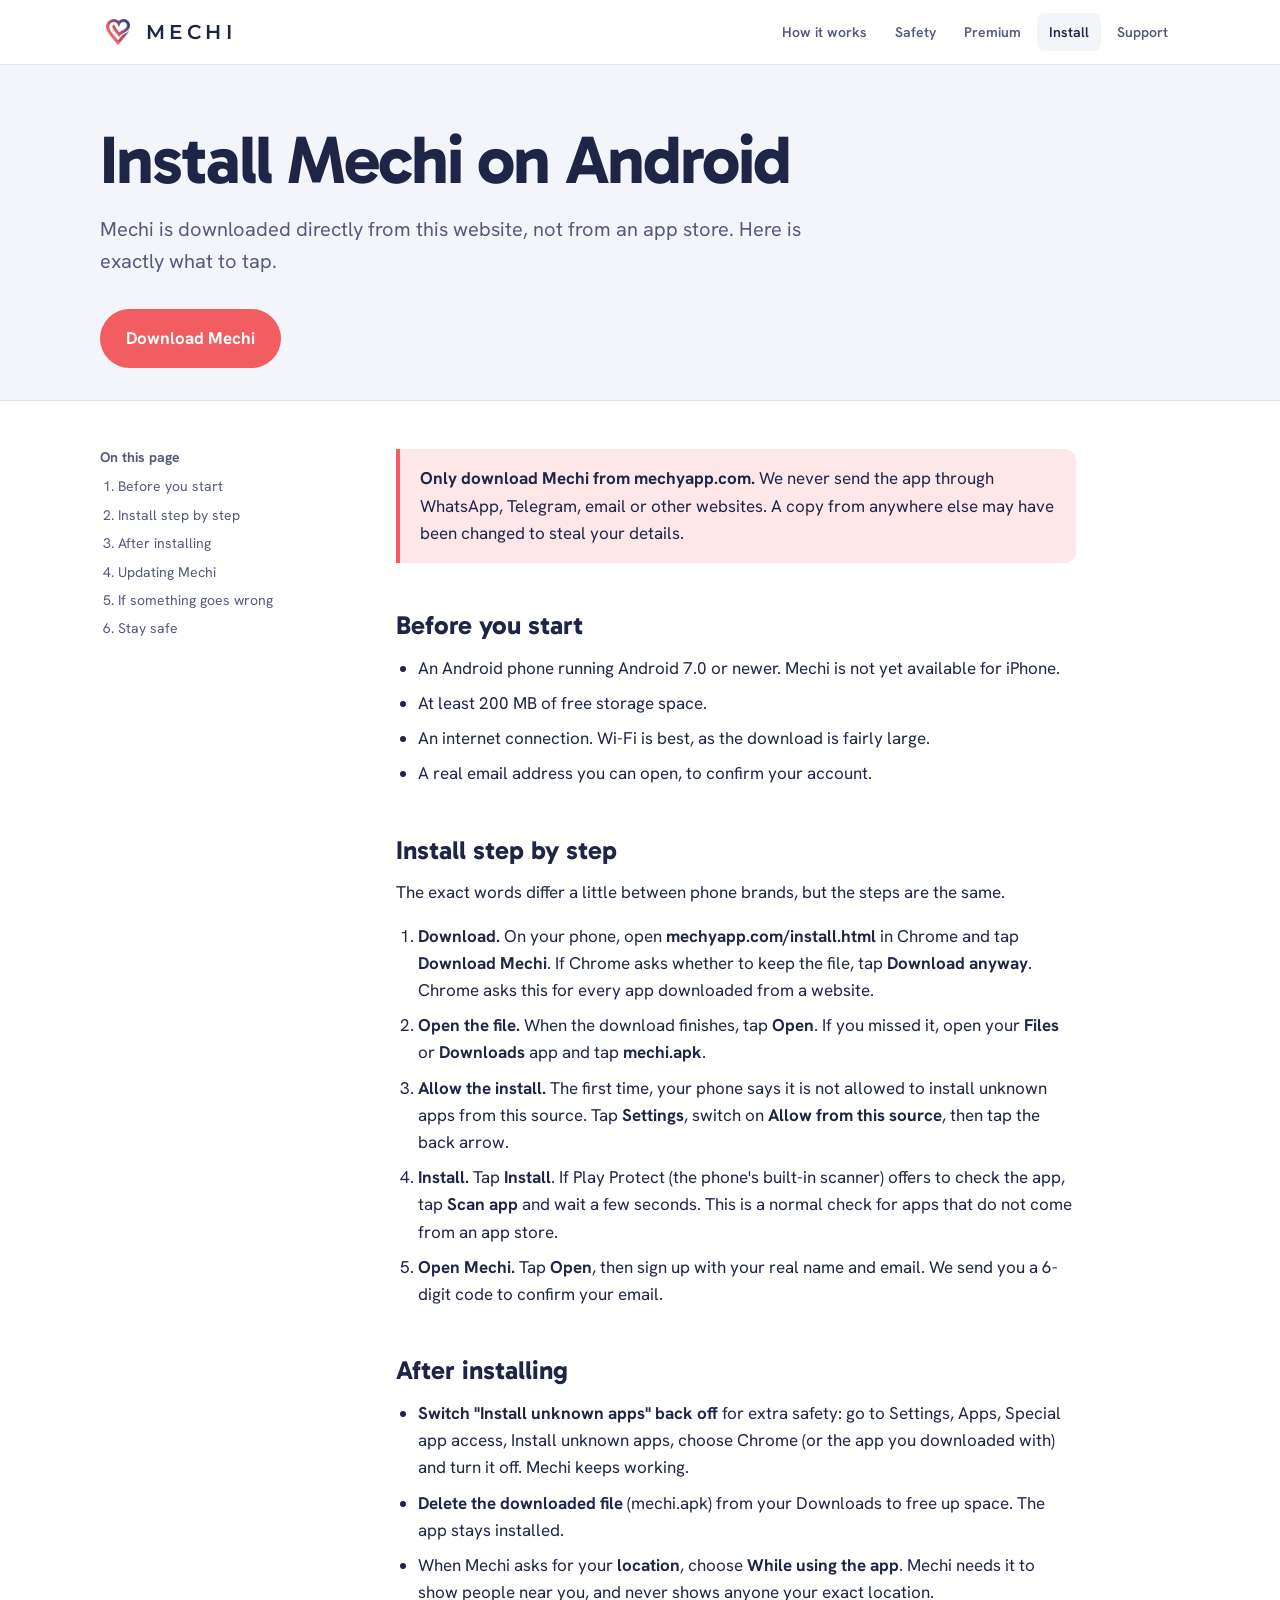
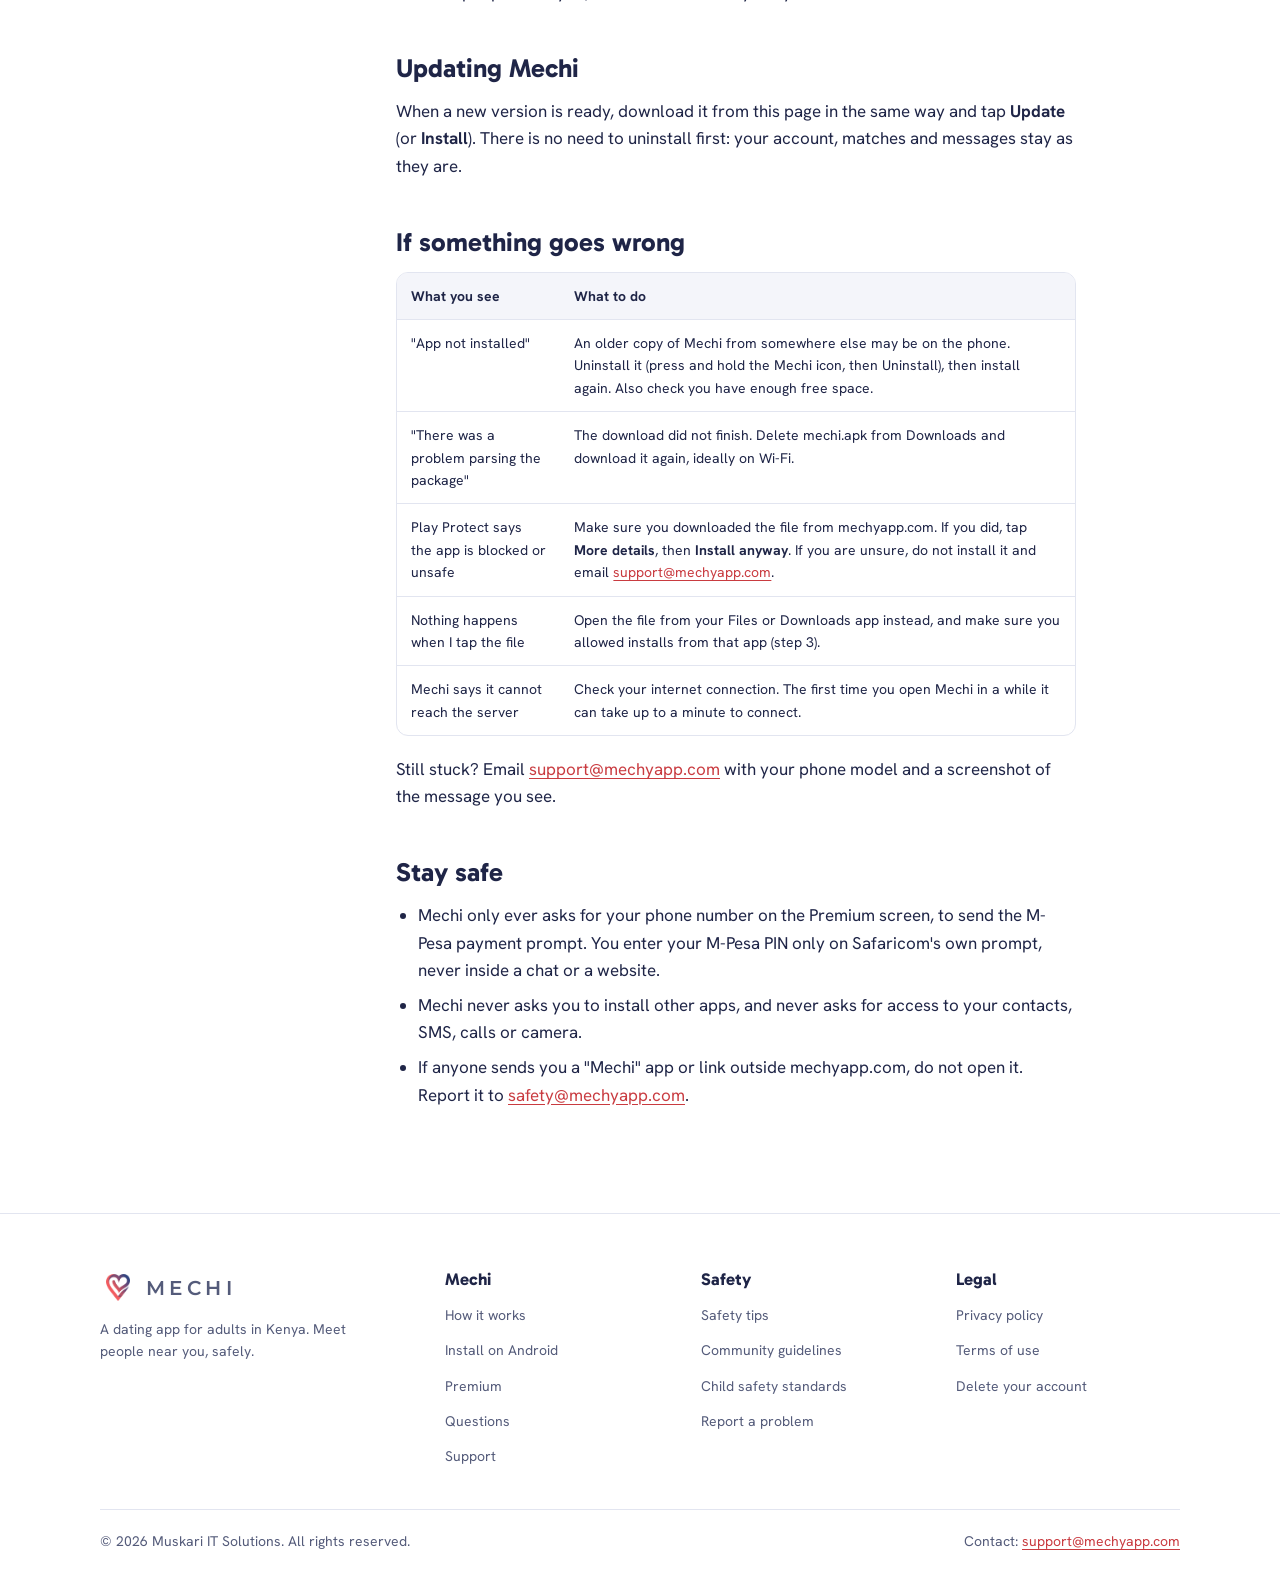
<file: install.html>
<!doctype html>
<html lang="en">
<head>
<meta charset="utf-8">
<meta name="viewport" content="width=device-width, initial-scale=1, viewport-fit=cover">
<title>Install Mechi on Android</title>
<meta name="description" content="How to download and install the Mechi app on your Android phone, step by step, and how to fix common install problems.">
<link rel="canonical" href="https://mechyapp.com/install.html">
<meta property="og:title" content="Install Mechi on Android">
<meta property="og:description" content="How to download and install the Mechi app on your Android phone, step by step, and how to fix common install problems.">
<meta property="og:type" content="website">
<meta property="og:url" content="https://mechyapp.com/install.html">
<meta property="og:image" content="https://mechyapp.com/apple-touch-icon.png">
<meta name="theme-color" content="#F25D61">
<link rel="icon" type="image/png" href="favicon.png">
<link rel="apple-touch-icon" href="apple-touch-icon.png">
<link rel="preconnect" href="https://fonts.googleapis.com">
<link rel="preconnect" href="https://fonts.gstatic.com" crossorigin>
<link rel="stylesheet" href="https://fonts.googleapis.com/css2?family=Gabarito:wght@600;700;800&family=Montserrat:wght@500;600&family=Hanken+Grotesk:wght@400;500;600;700&display=swap">
<link rel="stylesheet" href="styles.css">
</head>
<body>
<a class="skip" href="#main">Skip to content</a>
<header class="site-header">
  <div class="wrap">
    <a class="brand" href="index.html" aria-label="Mechi home">
      <span class="brand-mark"><img src="logo.png" alt="" width="24" height="27"></span>
      <span class="brand-name">Mechi</span>
    </a>
    <nav class="nav desktop-nav" aria-label="Main"><a href="index.html#how-it-works">How it works</a><a href="safety.html">Safety</a><a href="index.html#premium">Premium</a><a href="install.html" aria-current="page">Install</a><a href="support.html">Support</a></nav>
    <details class="menu">
      <summary>Menu</summary>
      <nav class="nav" aria-label="Main (mobile)"><a href="index.html#how-it-works">How it works</a><a href="safety.html">Safety</a><a href="index.html#premium">Premium</a><a href="install.html" aria-current="page">Install</a><a href="support.html">Support</a></nav>
    </details>
  </div>
</header>
<main id="main">
<section class="doc-hero"><div class="wrap">
  <h1>Install Mechi on Android</h1>
  <p>Mechi is downloaded directly from this website, not from an app store. Here is exactly what to tap.</p>
  <div class="hero-actions"><a class="btn btn-primary" href="downloads/mechi.apk" download>Download Mechi</a></div>
</div></section>
<div class="wrap doc-layout">
  <nav class="toc" aria-label="On this page"><h2>On this page</h2><ol><li><a href="#before-you-start">Before you start</a></li><li><a href="#install-step-by-step">Install step by step</a></li><li><a href="#after-installing">After installing</a></li><li><a href="#updating-mechi">Updating Mechi</a></li><li><a href="#if-something-goes-wrong">If something goes wrong</a></li><li><a href="#stay-safe">Stay safe</a></li></ol></nav>
  <article class="prose">

<div class="callout"><p><strong>Only download Mechi from mechyapp.com.</strong> We never send the app through WhatsApp, Telegram, email or other websites. A copy from anywhere else may have been changed to steal your details.</p></div>

<h2 id="before-you-start">Before you start</h2>
<ul>
  <li>An Android phone running Android 7.0 or newer. Mechi is not yet available for iPhone.</li>
  <li>At least 200 MB of free storage space.</li>
  <li>An internet connection. Wi-Fi is best, as the download is fairly large.</li>
  <li>A real email address you can open, to confirm your account.</li>
</ul>

<h2 id="install-step-by-step">Install step by step</h2>
<p>The exact words differ a little between phone brands, but the steps are the same.</p>
<ol>
  <li><strong>Download.</strong> On your phone, open <strong>mechyapp.com/install.html</strong> in Chrome and tap <strong>Download Mechi</strong>. If Chrome asks whether to keep the file, tap <strong>Download anyway</strong>. Chrome asks this for every app downloaded from a website.</li>
  <li><strong>Open the file.</strong> When the download finishes, tap <strong>Open</strong>. If you missed it, open your <strong>Files</strong> or <strong>Downloads</strong> app and tap <strong>mechi.apk</strong>.</li>
  <li><strong>Allow the install.</strong> The first time, your phone says it is not allowed to install unknown apps from this source. Tap <strong>Settings</strong>, switch on <strong>Allow from this source</strong>, then tap the back arrow.</li>
  <li><strong>Install.</strong> Tap <strong>Install</strong>. If Play Protect (the phone's built-in scanner) offers to check the app, tap <strong>Scan app</strong> and wait a few seconds. This is a normal check for apps that do not come from an app store.</li>
  <li><strong>Open Mechi.</strong> Tap <strong>Open</strong>, then sign up with your real name and email. We send you a 6-digit code to confirm your email.</li>
</ol>

<h2 id="after-installing">After installing</h2>
<ul>
  <li><strong>Switch "Install unknown apps" back off</strong> for extra safety: go to Settings, Apps, Special app access, Install unknown apps, choose Chrome (or the app you downloaded with) and turn it off. Mechi keeps working.</li>
  <li><strong>Delete the downloaded file</strong> (mechi.apk) from your Downloads to free up space. The app stays installed.</li>
  <li>When Mechi asks for your <strong>location</strong>, choose <strong>While using the app</strong>. Mechi needs it to show people near you, and never shows anyone your exact location.</li>
</ul>

<h2 id="updating-mechi">Updating Mechi</h2>
<p>When a new version is ready, download it from this page in the same way and tap <strong>Update</strong> (or <strong>Install</strong>). There is no need to uninstall first: your account, matches and messages stay as they are.</p>

<h2 id="if-something-goes-wrong">If something goes wrong</h2>
<div class="table-scroll"><table><thead><tr><th scope="col">What you see</th><th scope="col">What to do</th></tr></thead><tbody>
<tr><td>"App not installed"</td><td>An older copy of Mechi from somewhere else may be on the phone. Uninstall it (press and hold the Mechi icon, then Uninstall), then install again. Also check you have enough free space.</td></tr>
<tr><td>"There was a problem parsing the package"</td><td>The download did not finish. Delete mechi.apk from Downloads and download it again, ideally on Wi-Fi.</td></tr>
<tr><td>Play Protect says the app is blocked or unsafe</td><td>Make sure you downloaded the file from mechyapp.com. If you did, tap <strong>More details</strong>, then <strong>Install anyway</strong>. If you are unsure, do not install it and email <a href="mailto:support@mechyapp.com">support@mechyapp.com</a>.</td></tr>
<tr><td>Nothing happens when I tap the file</td><td>Open the file from your Files or Downloads app instead, and make sure you allowed installs from that app (step 3).</td></tr>
<tr><td>Mechi says it cannot reach the server</td><td>Check your internet connection. The first time you open Mechi in a while it can take up to a minute to connect.</td></tr>
</tbody></table></div>
<p>Still stuck? Email <a href="mailto:support@mechyapp.com">support@mechyapp.com</a> with your phone model and a screenshot of the message you see.</p>

<h2 id="stay-safe">Stay safe</h2>
<ul>
  <li>Mechi only ever asks for your phone number on the Premium screen, to send the M-Pesa payment prompt. You enter your M-Pesa PIN only on Safaricom's own prompt, never inside a chat or a website.</li>
  <li>Mechi never asks you to install other apps, and never asks for access to your contacts, SMS, calls or camera.</li>
  <li>If anyone sends you a "Mechi" app or link outside mechyapp.com, do not open it. Report it to <a href="mailto:safety@mechyapp.com">safety@mechyapp.com</a>.</li>
</ul>

  </article>
</div>
</main>
<footer class="site-footer">
  <div class="wrap">
    <div class="footer-grid">
      <div class="footer-about">
        <a class="brand" href="index.html"><span class="brand-mark"><img src="logo.png" alt="" width="24" height="27"></span><span class="brand-name">Mechi</span></a>
        <p>A dating app for adults in Kenya. Meet people near you, safely.</p>
      </div>
      <div><h2>Mechi</h2><ul><li><a href="index.html#how-it-works">How it works</a></li><li><a href="install.html">Install on Android</a></li><li><a href="index.html#premium">Premium</a></li><li><a href="index.html#faq">Questions</a></li><li><a href="support.html">Support</a></li></ul></div><div><h2>Safety</h2><ul><li><a href="safety.html">Safety tips</a></li><li><a href="community-guidelines.html">Community guidelines</a></li><li><a href="child-safety.html">Child safety standards</a></li><li><a href="support.html#report-a-person">Report a problem</a></li></ul></div><div><h2>Legal</h2><ul><li><a href="privacy.html">Privacy policy</a></li><li><a href="terms.html">Terms of use</a></li><li><a href="delete-account.html">Delete your account</a></li></ul></div>
    </div>
    <div class="footer-base">
      <span>&copy; 2026 Muskari IT Solutions. All rights reserved.</span>
      <span>Contact: <a href="mailto:support@mechyapp.com">support@mechyapp.com</a></span>
    </div>
  </div>
</footer>
</body>
</html>
</file>
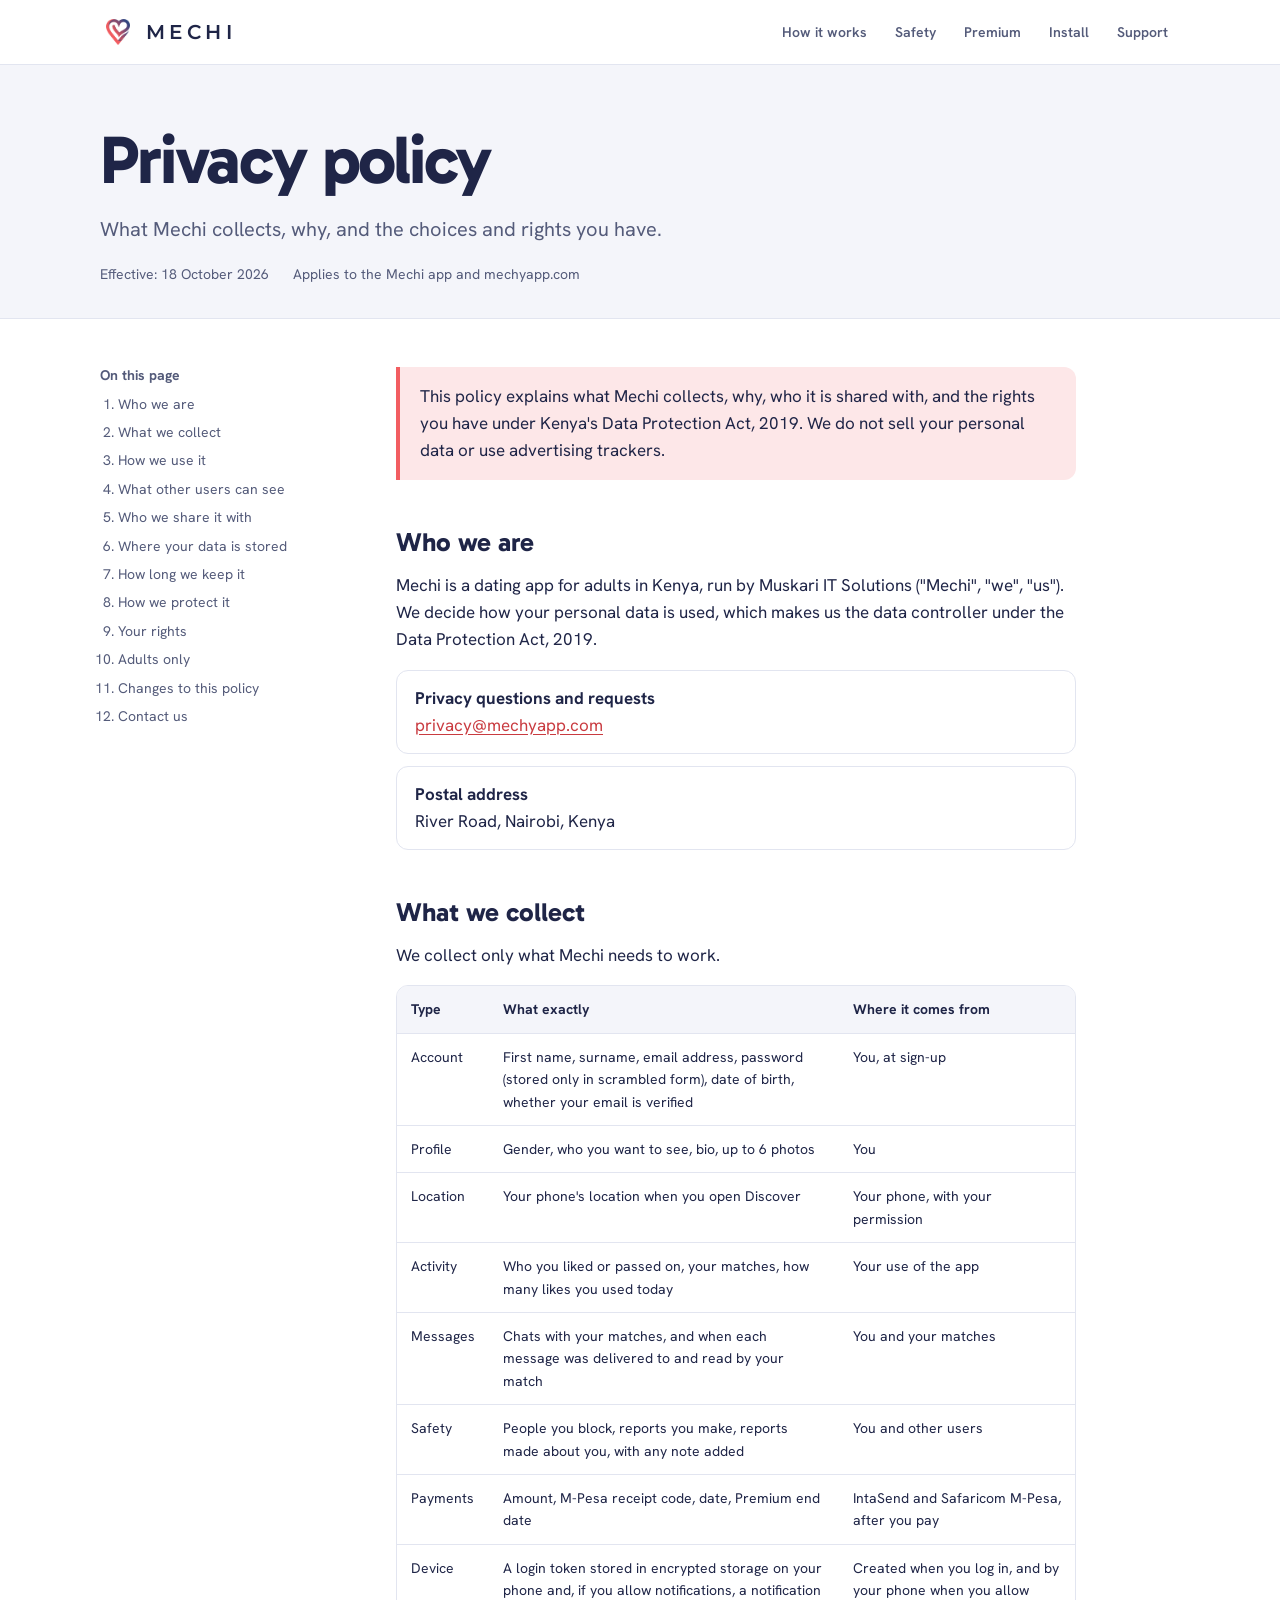
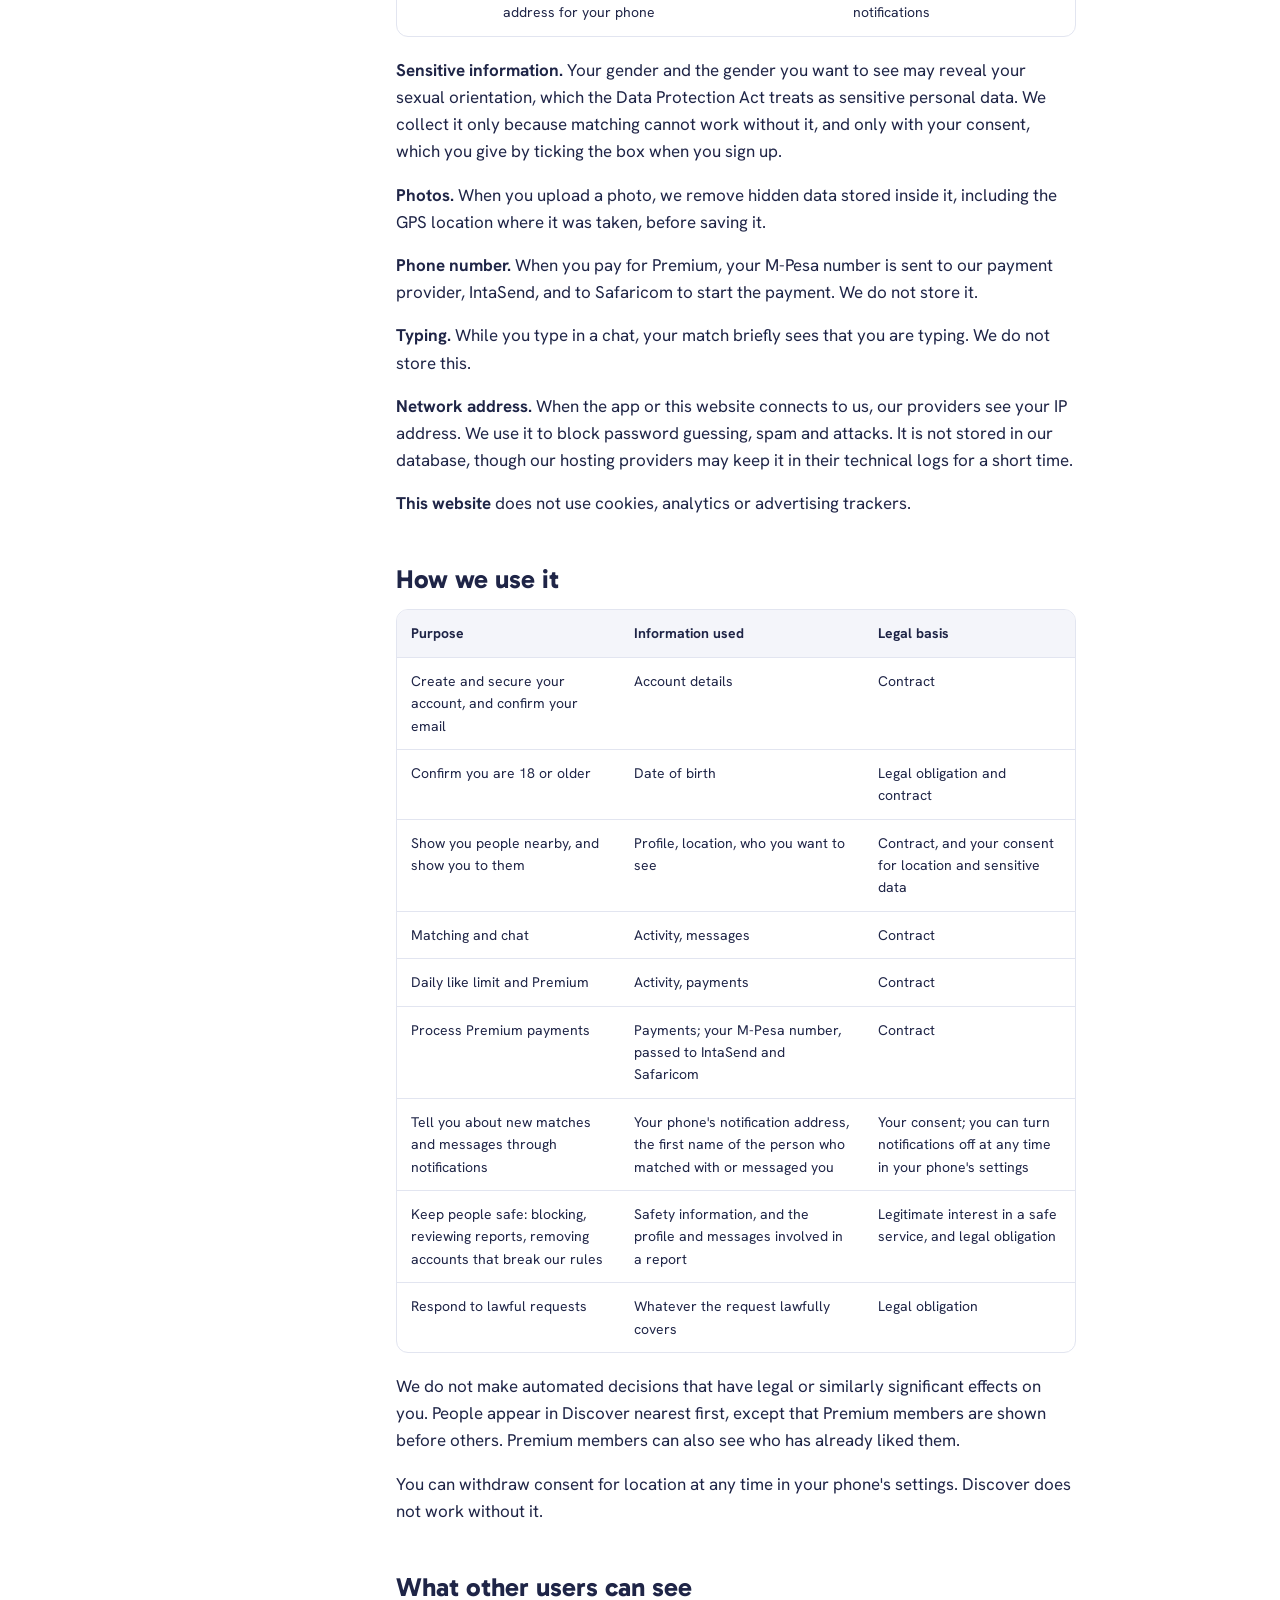
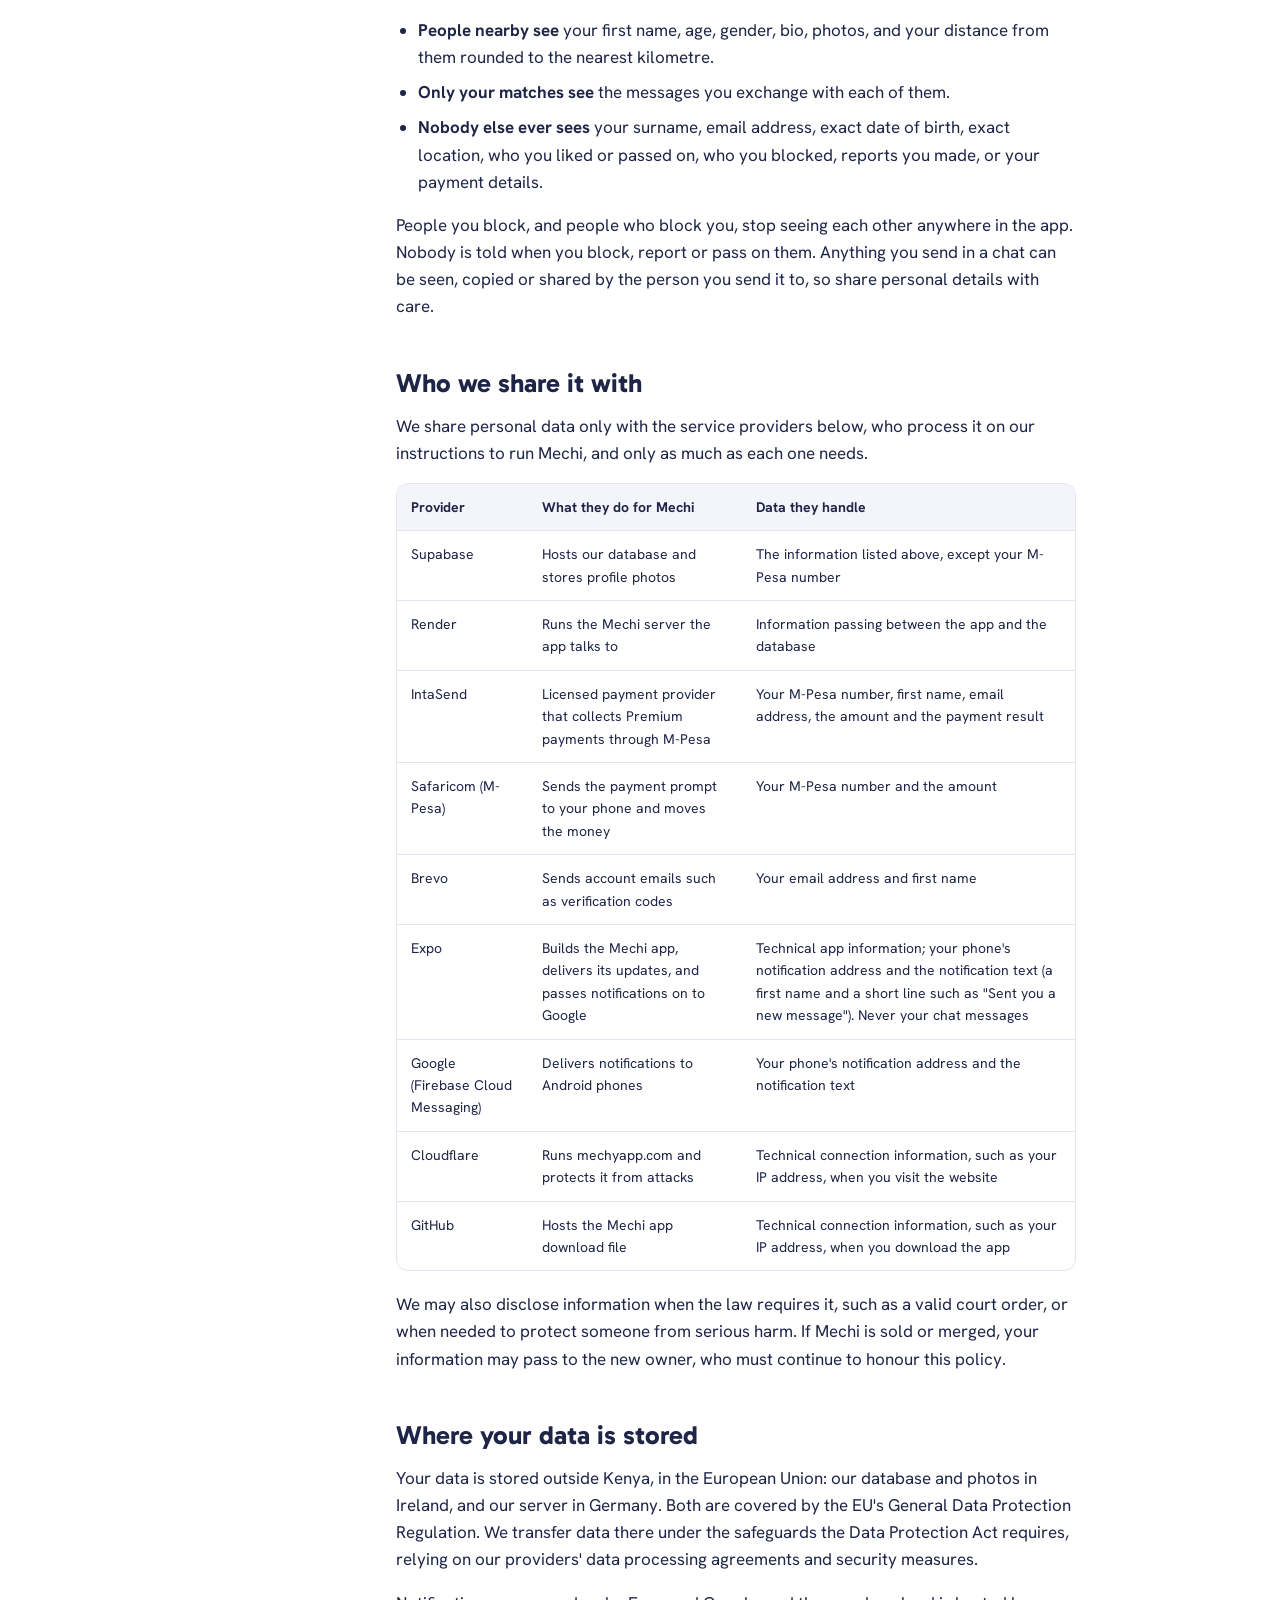
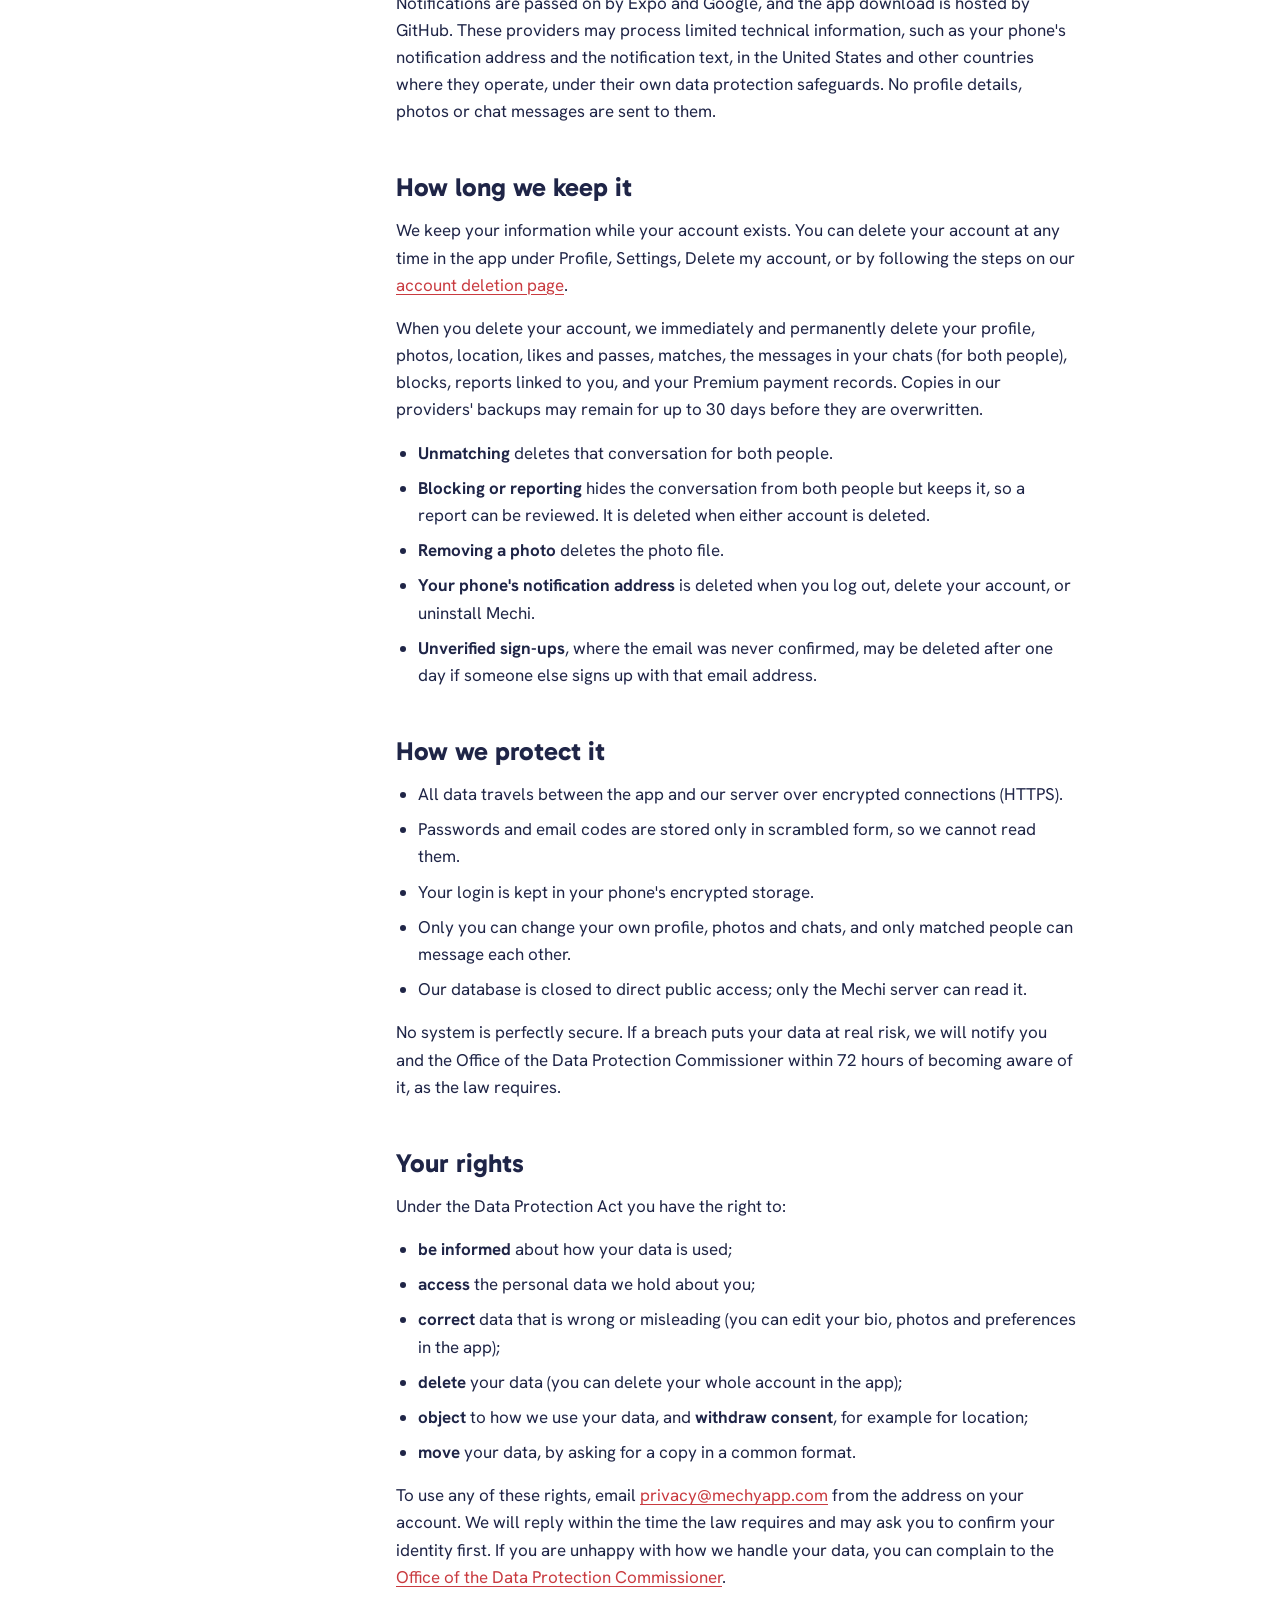
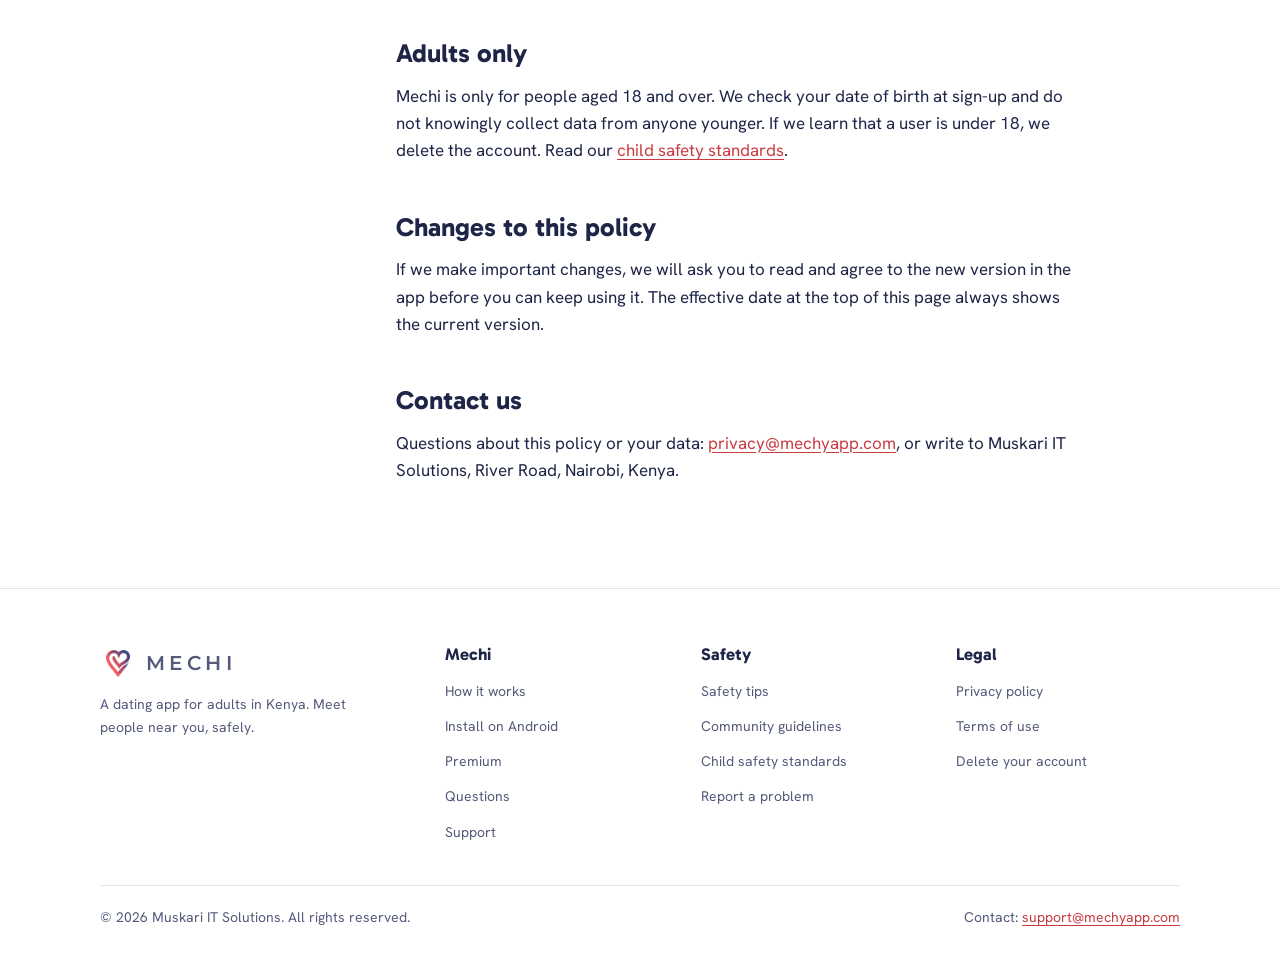
<file: privacy.html>
<!doctype html>
<html lang="en">
<head>
<meta charset="utf-8">
<meta name="viewport" content="width=device-width, initial-scale=1, viewport-fit=cover">
<title>Mechi Privacy Policy</title>
<meta name="description" content="Mechi&#x27;s privacy policy: what we collect, why, who we share it with, and your rights under Kenya&#x27;s Data Protection Act.">
<link rel="canonical" href="https://mechyapp.com/privacy.html">
<meta property="og:title" content="Mechi Privacy Policy">
<meta property="og:description" content="Mechi&#x27;s privacy policy: what we collect, why, who we share it with, and your rights under Kenya&#x27;s Data Protection Act.">
<meta property="og:type" content="website">
<meta property="og:url" content="https://mechyapp.com/privacy.html">
<meta property="og:image" content="https://mechyapp.com/apple-touch-icon.png">
<meta name="theme-color" content="#F25D61">
<link rel="icon" type="image/png" href="favicon.png">
<link rel="apple-touch-icon" href="apple-touch-icon.png">
<link rel="preconnect" href="https://fonts.googleapis.com">
<link rel="preconnect" href="https://fonts.gstatic.com" crossorigin>
<link rel="stylesheet" href="https://fonts.googleapis.com/css2?family=Gabarito:wght@600;700;800&family=Montserrat:wght@500;600&family=Hanken+Grotesk:wght@400;500;600;700&display=swap">
<link rel="stylesheet" href="styles.css">
</head>
<body>
<a class="skip" href="#main">Skip to content</a>
<header class="site-header">
  <div class="wrap">
    <a class="brand" href="index.html" aria-label="Mechi home">
      <span class="brand-mark"><img src="logo.png" alt="" width="24" height="27"></span>
      <span class="brand-name">Mechi</span>
    </a>
    <nav class="nav desktop-nav" aria-label="Main"><a href="index.html#how-it-works">How it works</a><a href="safety.html">Safety</a><a href="index.html#premium">Premium</a><a href="install.html">Install</a><a href="support.html">Support</a></nav>
    <details class="menu">
      <summary>Menu</summary>
      <nav class="nav" aria-label="Main (mobile)"><a href="index.html#how-it-works">How it works</a><a href="safety.html">Safety</a><a href="index.html#premium">Premium</a><a href="install.html">Install</a><a href="support.html">Support</a></nav>
    </details>
  </div>
</header>
<main id="main">
<section class="doc-hero"><div class="wrap">
  <h1>Privacy policy</h1>
  <p>What Mechi collects, why, and the choices and rights you have.</p>
  <div class="doc-meta"><span>Effective: 18 October 2026</span><span>Applies to the Mechi app and mechyapp.com</span></div>
</div></section>
<div class="wrap doc-layout">
  <nav class="toc" aria-label="On this page"><h2>On this page</h2><ol><li><a href="#who-we-are">Who we are</a></li><li><a href="#what-we-collect">What we collect</a></li><li><a href="#how-we-use-it">How we use it</a></li><li><a href="#what-other-users-can-see">What other users can see</a></li><li><a href="#who-we-share-it-with">Who we share it with</a></li><li><a href="#where-your-data-is-stored">Where your data is stored</a></li><li><a href="#how-long-we-keep-it">How long we keep it</a></li><li><a href="#how-we-protect-it">How we protect it</a></li><li><a href="#your-rights">Your rights</a></li><li><a href="#adults-only">Adults only</a></li><li><a href="#changes-to-this-policy">Changes to this policy</a></li><li><a href="#contact-us">Contact us</a></li></ol></nav>
  <article class="prose">

<div class="callout"><p>This policy explains what Mechi collects, why, who it is shared with, and the rights you have under Kenya's Data Protection Act, 2019. We do not sell your personal data or use advertising trackers.</p></div>

<h2 id="who-we-are">Who we are</h2>
<p>Mechi is a dating app for adults in Kenya, run by Muskari IT Solutions ("Mechi", "we", "us"). We decide how your personal data is used, which makes us the data controller under the Data Protection Act, 2019.</p>
<ul class="contact-list">
  <li><strong>Privacy questions and requests</strong><a href="mailto:privacy@mechyapp.com">privacy@mechyapp.com</a></li>
  <li><strong>Postal address</strong>River Road, Nairobi, Kenya</li>
</ul>

<h2 id="what-we-collect">What we collect</h2>
<p>We collect only what Mechi needs to work.</p>
<div class="table-scroll"><table><thead><tr><th scope="col">Type</th><th scope="col">What exactly</th><th scope="col">Where it comes from</th></tr></thead><tbody><tr><td>Account</td><td>First name, surname, email address, password (stored only in scrambled form), date of birth, whether your email is verified</td><td>You, at sign-up</td></tr><tr><td>Profile</td><td>Gender, who you want to see, bio, up to 6 photos</td><td>You</td></tr><tr><td>Location</td><td>Your phone's location when you open Discover</td><td>Your phone, with your permission</td></tr><tr><td>Activity</td><td>Who you liked or passed on, your matches, how many likes you used today</td><td>Your use of the app</td></tr><tr><td>Messages</td><td>Chats with your matches, and when each message was delivered to and read by your match</td><td>You and your matches</td></tr><tr><td>Safety</td><td>People you block, reports you make, reports made about you, with any note added</td><td>You and other users</td></tr><tr><td>Payments</td><td>Amount, M-Pesa receipt code, date, Premium end date</td><td>IntaSend and Safaricom M-Pesa, after you pay</td></tr><tr><td>Device</td><td>A login token stored in encrypted storage on your phone and, if you allow notifications, a notification address for your phone</td><td>Created when you log in, and by your phone when you allow notifications</td></tr></tbody></table></div>
<p><strong>Sensitive information.</strong> Your gender and the gender you want to see may reveal your sexual orientation, which the Data Protection Act treats as sensitive personal data. We collect it only because matching cannot work without it, and only with your consent, which you give by ticking the box when you sign up.</p>
<p><strong>Photos.</strong> When you upload a photo, we remove hidden data stored inside it, including the GPS location where it was taken, before saving it.</p>
<p><strong>Phone number.</strong> When you pay for Premium, your M-Pesa number is sent to our payment provider, IntaSend, and to Safaricom to start the payment. We do not store it.</p>
<p><strong>Typing.</strong> While you type in a chat, your match briefly sees that you are typing. We do not store this.</p>
<p><strong>Network address.</strong> When the app or this website connects to us, our providers see your IP address. We use it to block password guessing, spam and attacks. It is not stored in our database, though our hosting providers may keep it in their technical logs for a short time.</p>
<p><strong>This website</strong> does not use cookies, analytics or advertising trackers.</p>

<h2 id="how-we-use-it">How we use it</h2>
<div class="table-scroll"><table><thead><tr><th scope="col">Purpose</th><th scope="col">Information used</th><th scope="col">Legal basis</th></tr></thead><tbody><tr><td>Create and secure your account, and confirm your email</td><td>Account details</td><td>Contract</td></tr><tr><td>Confirm you are 18 or older</td><td>Date of birth</td><td>Legal obligation and contract</td></tr><tr><td>Show you people nearby, and show you to them</td><td>Profile, location, who you want to see</td><td>Contract, and your consent for location and sensitive data</td></tr><tr><td>Matching and chat</td><td>Activity, messages</td><td>Contract</td></tr><tr><td>Daily like limit and Premium</td><td>Activity, payments</td><td>Contract</td></tr><tr><td>Process Premium payments</td><td>Payments; your M-Pesa number, passed to IntaSend and Safaricom</td><td>Contract</td></tr><tr><td>Tell you about new matches and messages through notifications</td><td>Your phone's notification address, the first name of the person who matched with or messaged you</td><td>Your consent; you can turn notifications off at any time in your phone's settings</td></tr><tr><td>Keep people safe: blocking, reviewing reports, removing accounts that break our rules</td><td>Safety information, and the profile and messages involved in a report</td><td>Legitimate interest in a safe service, and legal obligation</td></tr><tr><td>Respond to lawful requests</td><td>Whatever the request lawfully covers</td><td>Legal obligation</td></tr></tbody></table></div>
<p>We do not make automated decisions that have legal or similarly significant effects on you. People appear in Discover nearest first, except that Premium members are shown before others. Premium members can also see who has already liked them.</p>
<p>You can withdraw consent for location at any time in your phone's settings. Discover does not work without it.</p>

<h2 id="what-other-users-can-see">What other users can see</h2>
<ul>
  <li><strong>People nearby see</strong> your first name, age, gender, bio, photos, and your distance from them rounded to the nearest kilometre.</li>
  <li><strong>Only your matches see</strong> the messages you exchange with each of them.</li>
  <li><strong>Nobody else ever sees</strong> your surname, email address, exact date of birth, exact location, who you liked or passed on, who you blocked, reports you made, or your payment details.</li>
</ul>
<p>People you block, and people who block you, stop seeing each other anywhere in the app. Nobody is told when you block, report or pass on them. Anything you send in a chat can be seen, copied or shared by the person you send it to, so share personal details with care.</p>

<h2 id="who-we-share-it-with">Who we share it with</h2>
<p>We share personal data only with the service providers below, who process it on our instructions to run Mechi, and only as much as each one needs.</p>
<div class="table-scroll"><table><thead><tr><th scope="col">Provider</th><th scope="col">What they do for Mechi</th><th scope="col">Data they handle</th></tr></thead><tbody><tr><td>Supabase</td><td>Hosts our database and stores profile photos</td><td>The information listed above, except your M-Pesa number</td></tr><tr><td>Render</td><td>Runs the Mechi server the app talks to</td><td>Information passing between the app and the database</td></tr><tr><td>IntaSend</td><td>Licensed payment provider that collects Premium payments through M-Pesa</td><td>Your M-Pesa number, first name, email address, the amount and the payment result</td></tr><tr><td>Safaricom (M-Pesa)</td><td>Sends the payment prompt to your phone and moves the money</td><td>Your M-Pesa number and the amount</td></tr><tr><td>Brevo</td><td>Sends account emails such as verification codes</td><td>Your email address and first name</td></tr><tr><td>Expo</td><td>Builds the Mechi app, delivers its updates, and passes notifications on to Google</td><td>Technical app information; your phone's notification address and the notification text (a first name and a short line such as "Sent you a new message"). Never your chat messages</td></tr><tr><td>Google (Firebase Cloud Messaging)</td><td>Delivers notifications to Android phones</td><td>Your phone's notification address and the notification text</td></tr><tr><td>Cloudflare</td><td>Runs mechyapp.com and protects it from attacks</td><td>Technical connection information, such as your IP address, when you visit the website</td></tr><tr><td>GitHub</td><td>Hosts the Mechi app download file</td><td>Technical connection information, such as your IP address, when you download the app</td></tr></tbody></table></div>
<p>We may also disclose information when the law requires it, such as a valid court order, or when needed to protect someone from serious harm. If Mechi is sold or merged, your information may pass to the new owner, who must continue to honour this policy.</p>

<h2 id="where-your-data-is-stored">Where your data is stored</h2>
<p>Your data is stored outside Kenya, in the European Union: our database and photos in Ireland, and our server in Germany. Both are covered by the EU's General Data Protection Regulation. We transfer data there under the safeguards the Data Protection Act requires, relying on our providers' data processing agreements and security measures.</p>
<p>Notifications are passed on by Expo and Google, and the app download is hosted by GitHub. These providers may process limited technical information, such as your phone's notification address and the notification text, in the United States and other countries where they operate, under their own data protection safeguards. No profile details, photos or chat messages are sent to them.</p>

<h2 id="how-long-we-keep-it">How long we keep it</h2>
<p>We keep your information while your account exists. You can delete your account at any time in the app under Profile, Settings, Delete my account, or by following the steps on our <a href="delete-account.html">account deletion page</a>.</p>
<p>When you delete your account, we immediately and permanently delete your profile, photos, location, likes and passes, matches, the messages in your chats (for both people), blocks, reports linked to you, and your Premium payment records. Copies in our providers' backups may remain for up to 30 days before they are overwritten.</p>
<ul>
  <li><strong>Unmatching</strong> deletes that conversation for both people.</li>
  <li><strong>Blocking or reporting</strong> hides the conversation from both people but keeps it, so a report can be reviewed. It is deleted when either account is deleted.</li>
  <li><strong>Removing a photo</strong> deletes the photo file.</li>
  <li><strong>Your phone's notification address</strong> is deleted when you log out, delete your account, or uninstall Mechi.</li>
  <li><strong>Unverified sign-ups</strong>, where the email was never confirmed, may be deleted after one day if someone else signs up with that email address.</li>
</ul>

<h2 id="how-we-protect-it">How we protect it</h2>
<ul>
  <li>All data travels between the app and our server over encrypted connections (HTTPS).</li>
  <li>Passwords and email codes are stored only in scrambled form, so we cannot read them.</li>
  <li>Your login is kept in your phone's encrypted storage.</li>
  <li>Only you can change your own profile, photos and chats, and only matched people can message each other.</li>
  <li>Our database is closed to direct public access; only the Mechi server can read it.</li>
</ul>
<p>No system is perfectly secure. If a breach puts your data at real risk, we will notify you and the Office of the Data Protection Commissioner within 72 hours of becoming aware of it, as the law requires.</p>

<h2 id="your-rights">Your rights</h2>
<p>Under the Data Protection Act you have the right to:</p>
<ul>
  <li><strong>be informed</strong> about how your data is used;</li>
  <li><strong>access</strong> the personal data we hold about you;</li>
  <li><strong>correct</strong> data that is wrong or misleading (you can edit your bio, photos and preferences in the app);</li>
  <li><strong>delete</strong> your data (you can delete your whole account in the app);</li>
  <li><strong>object</strong> to how we use your data, and <strong>withdraw consent</strong>, for example for location;</li>
  <li><strong>move</strong> your data, by asking for a copy in a common format.</li>
</ul>
<p>To use any of these rights, email <a href="mailto:privacy@mechyapp.com">privacy@mechyapp.com</a> from the address on your account. We will reply within the time the law requires and may ask you to confirm your identity first. If you are unhappy with how we handle your data, you can complain to the <a href="https://www.odpc.go.ke" rel="noopener">Office of the Data Protection Commissioner</a>.</p>

<h2 id="adults-only">Adults only</h2>
<p>Mechi is only for people aged 18 and over. We check your date of birth at sign-up and do not knowingly collect data from anyone younger. If we learn that a user is under 18, we delete the account. Read our <a href="child-safety.html">child safety standards</a>.</p>

<h2 id="changes-to-this-policy">Changes to this policy</h2>
<p>If we make important changes, we will ask you to read and agree to the new version in the app before you can keep using it. The effective date at the top of this page always shows the current version.</p>

<h2 id="contact-us">Contact us</h2>
<p>Questions about this policy or your data: <a href="mailto:privacy@mechyapp.com">privacy@mechyapp.com</a>, or write to Muskari IT Solutions, River Road, Nairobi, Kenya.</p>

  </article>
</div>
</main>
<footer class="site-footer">
  <div class="wrap">
    <div class="footer-grid">
      <div class="footer-about">
        <a class="brand" href="index.html"><span class="brand-mark"><img src="logo.png" alt="" width="24" height="27"></span><span class="brand-name">Mechi</span></a>
        <p>A dating app for adults in Kenya. Meet people near you, safely.</p>
      </div>
      <div><h2>Mechi</h2><ul><li><a href="index.html#how-it-works">How it works</a></li><li><a href="install.html">Install on Android</a></li><li><a href="index.html#premium">Premium</a></li><li><a href="index.html#faq">Questions</a></li><li><a href="support.html">Support</a></li></ul></div><div><h2>Safety</h2><ul><li><a href="safety.html">Safety tips</a></li><li><a href="community-guidelines.html">Community guidelines</a></li><li><a href="child-safety.html">Child safety standards</a></li><li><a href="support.html#report-a-person">Report a problem</a></li></ul></div><div><h2>Legal</h2><ul><li><a href="privacy.html">Privacy policy</a></li><li><a href="terms.html">Terms of use</a></li><li><a href="delete-account.html">Delete your account</a></li></ul></div>
    </div>
    <div class="footer-base">
      <span>&copy; 2026 Muskari IT Solutions. All rights reserved.</span>
      <span>Contact: <a href="mailto:support@mechyapp.com">support@mechyapp.com</a></span>
    </div>
  </div>
</footer>
</body>
</html>
</file>
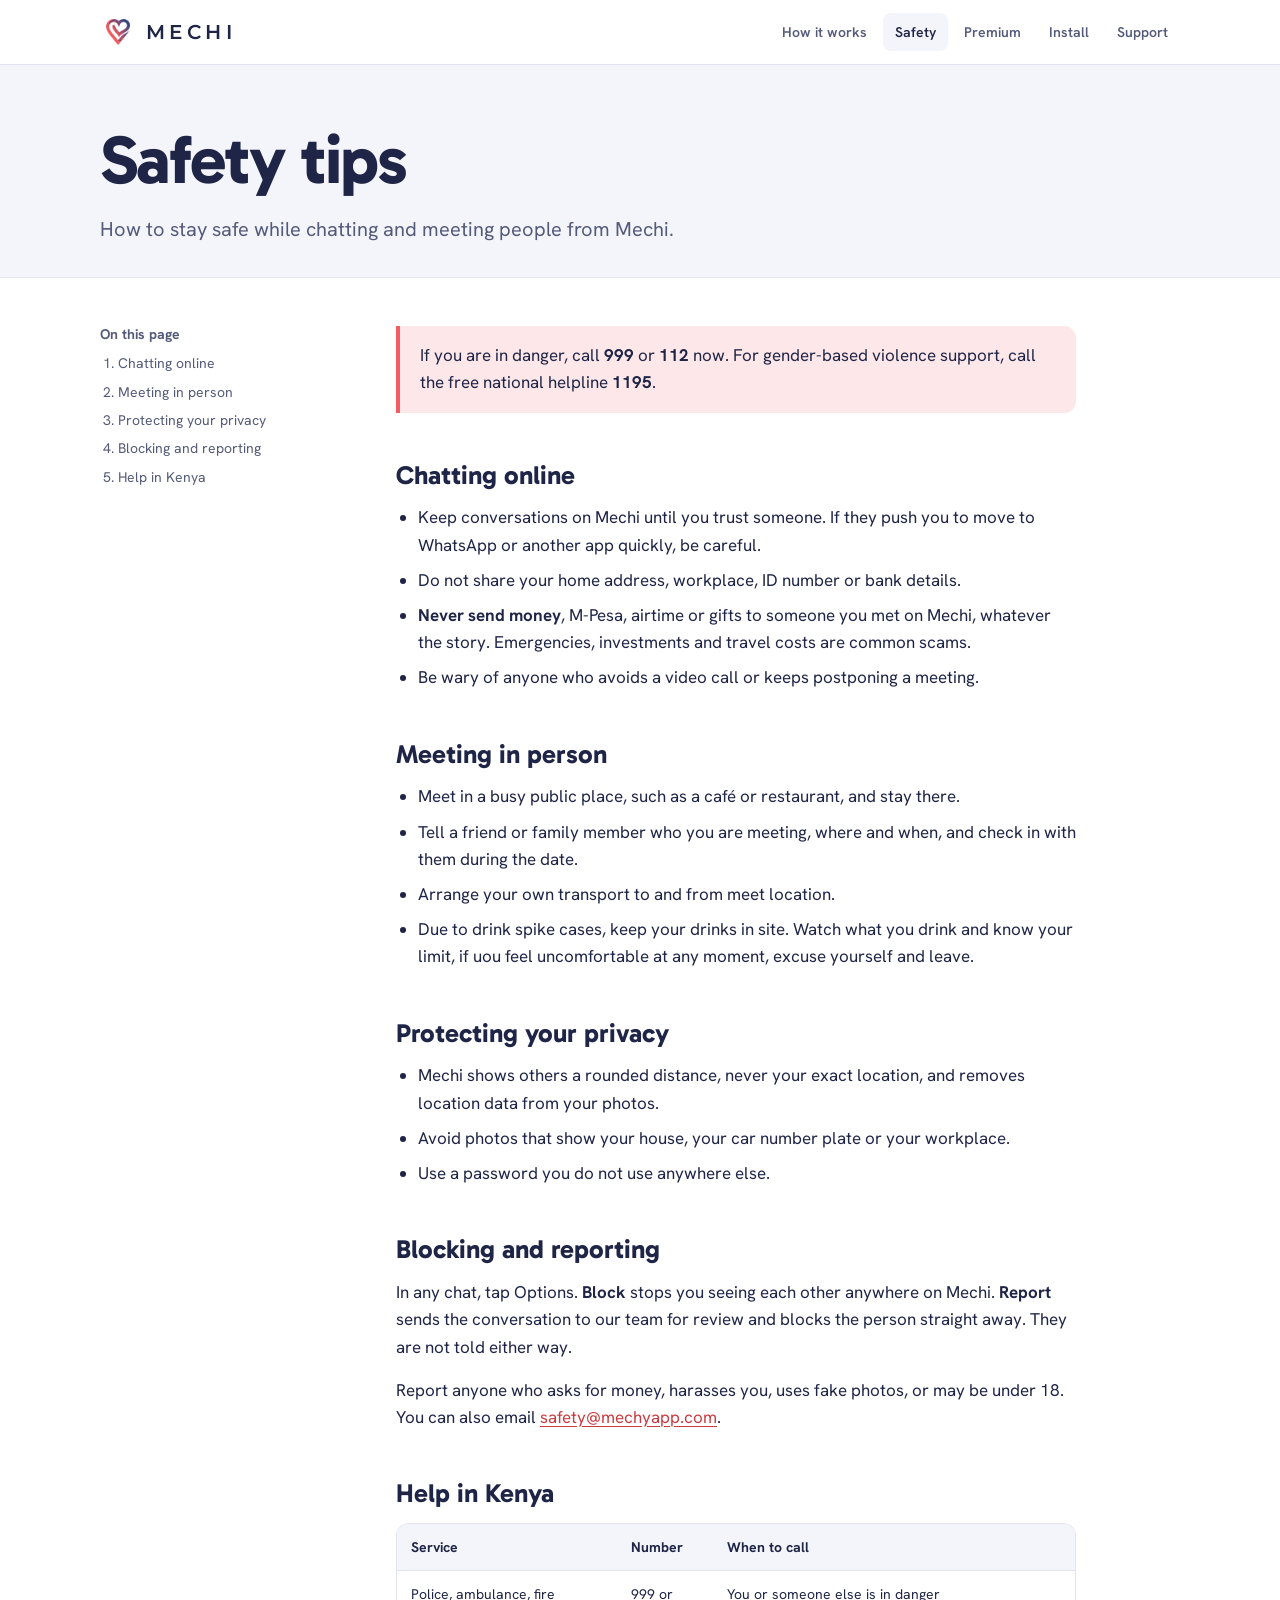
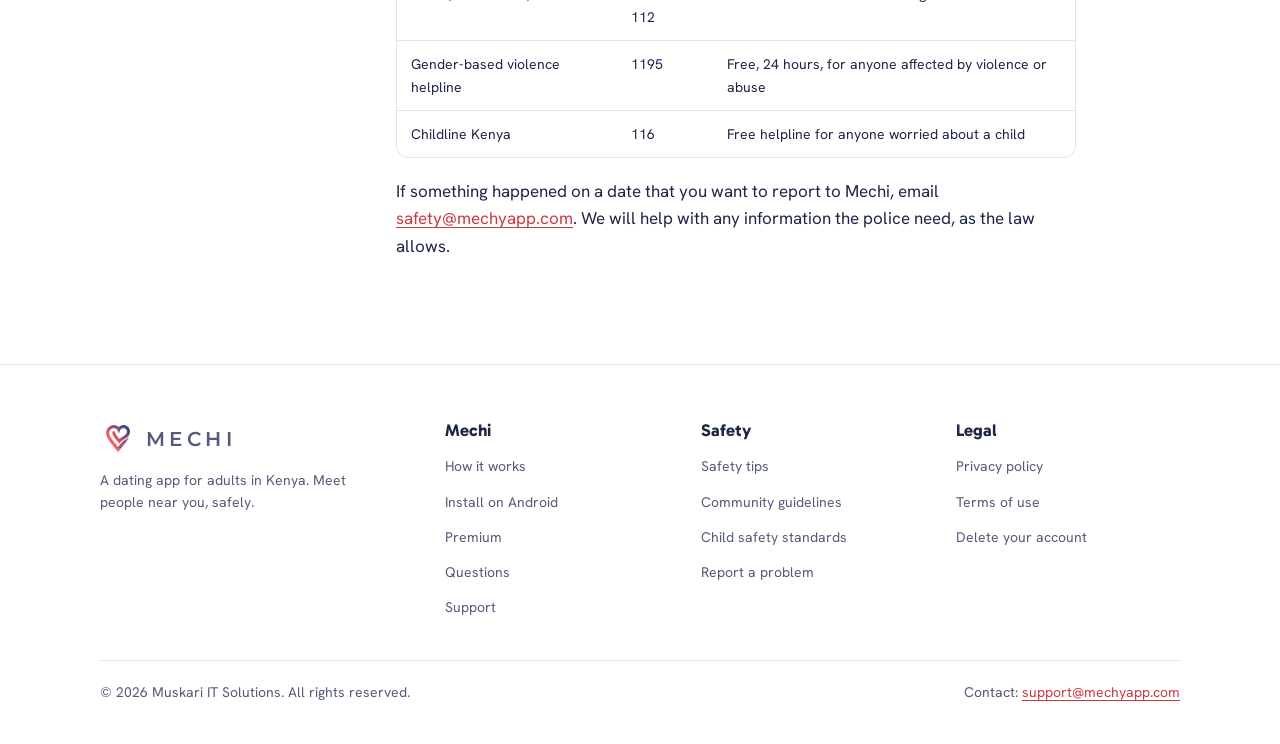
<file: safety.html>
<!doctype html>
<html lang="en">
<head>
<meta charset="utf-8">
<meta name="viewport" content="width=device-width, initial-scale=1, viewport-fit=cover">
<title>Mechi Safety Tips</title>
<meta name="description" content="Safety advice for chatting and meeting people from Mechi, how to block and report, and help numbers in Kenya.">
<link rel="canonical" href="https://mechyapp.com/safety.html">
<meta property="og:title" content="Mechi Safety Tips">
<meta property="og:description" content="Safety advice for chatting and meeting people from Mechi, how to block and report, and help numbers in Kenya.">
<meta property="og:type" content="website">
<meta property="og:url" content="https://mechyapp.com/safety.html">
<meta property="og:image" content="https://mechyapp.com/apple-touch-icon.png">
<meta name="theme-color" content="#F25D61">
<link rel="icon" type="image/png" href="favicon.png">
<link rel="apple-touch-icon" href="apple-touch-icon.png">
<link rel="preconnect" href="https://fonts.googleapis.com">
<link rel="preconnect" href="https://fonts.gstatic.com" crossorigin>
<link rel="stylesheet" href="https://fonts.googleapis.com/css2?family=Gabarito:wght@600;700;800&family=Montserrat:wght@500;600&family=Hanken+Grotesk:wght@400;500;600;700&display=swap">
<link rel="stylesheet" href="styles.css">
</head>
<body>
<a class="skip" href="#main">Skip to content</a>
<header class="site-header">
  <div class="wrap">
    <a class="brand" href="index.html" aria-label="Mechi home">
      <span class="brand-mark"><img src="logo.png" alt="" width="24" height="27"></span>
      <span class="brand-name">Mechi</span>
    </a>
    <nav class="nav desktop-nav" aria-label="Main"><a href="index.html#how-it-works">How it works</a><a href="safety.html" aria-current="page">Safety</a><a href="index.html#premium">Premium</a><a href="install.html">Install</a><a href="support.html">Support</a></nav>
    <details class="menu">
      <summary>Menu</summary>
      <nav class="nav" aria-label="Main (mobile)"><a href="index.html#how-it-works">How it works</a><a href="safety.html" aria-current="page">Safety</a><a href="index.html#premium">Premium</a><a href="install.html">Install</a><a href="support.html">Support</a></nav>
    </details>
  </div>
</header>
<main id="main">
<section class="doc-hero"><div class="wrap">
  <h1>Safety tips</h1>
  <p>How to stay safe while chatting and meeting people from Mechi.</p>
  
</div></section>
<div class="wrap doc-layout">
  <nav class="toc" aria-label="On this page"><h2>On this page</h2><ol><li><a href="#chatting-online">Chatting online</a></li><li><a href="#meeting-in-person">Meeting in person</a></li><li><a href="#protecting-your-privacy">Protecting your privacy</a></li><li><a href="#blocking-and-reporting">Blocking and reporting</a></li><li><a href="#help-in-kenya">Help in Kenya</a></li></ol></nav>
  <article class="prose">

<div class="callout"><p>If you are in danger, call <strong>999</strong> or <strong>112</strong> now. For gender-based violence support, call the free national helpline <strong>1195</strong>.</p></div>

<h2 id="chatting-online">Chatting online</h2>
<ul>
  <li>Keep conversations on Mechi until you trust someone. If they push you to move to WhatsApp or another app quickly, be careful.</li>
  <li>Do not share your home address, workplace, ID number or bank details.</li>
  <li><strong>Never send money</strong>, M-Pesa, airtime or gifts to someone you met on Mechi, whatever the story. Emergencies, investments and travel costs are common scams.</li>
  <li>Be wary of anyone who avoids a video call or keeps postponing a meeting.</li>
</ul>

<h2 id="meeting-in-person">Meeting in person</h2>
<ul>
  <li>Meet in a busy public place, such as a café or restaurant, and stay there.</li>
  <li>Tell a friend or family member who you are meeting, where and when, and check in with them during the date.</li>
  <li>Arrange your own transport to and from meet location.</li>
  <li>Due to drink spike cases, keep your drinks in site. Watch what you drink and know your limit, if uou feel uncomfortable at any moment, excuse yourself and leave.</li>
</ul>

<h2 id="protecting-your-privacy">Protecting your privacy</h2>
<ul>
  <li>Mechi shows others a rounded distance, never your exact location, and removes location data from your photos.</li>
  <li>Avoid photos that show your house, your car number plate or your workplace.</li>
  <li>Use a password you do not use anywhere else.</li>
</ul>

<h2 id="blocking-and-reporting">Blocking and reporting</h2>
<p>In any chat, tap Options. <strong>Block</strong> stops you seeing each other anywhere on Mechi. <strong>Report</strong> sends the conversation to our team for review and blocks the person straight away. They are not told either way.</p>
<p>Report anyone who asks for money, harasses you, uses fake photos, or may be under 18. You can also email <a href="mailto:safety@mechyapp.com">safety@mechyapp.com</a>.</p>

<h2 id="help-in-kenya">Help in Kenya</h2>
<div class="table-scroll"><table><thead><tr><th scope="col">Service</th><th scope="col">Number</th><th scope="col">When to call</th></tr></thead><tbody><tr><td>Police, ambulance, fire</td><td>999 or 112</td><td>You or someone else is in danger</td></tr><tr><td>Gender-based violence helpline</td><td>1195</td><td>Free, 24 hours, for anyone affected by violence or abuse</td></tr><tr><td>Childline Kenya</td><td>116</td><td>Free helpline for anyone worried about a child</td></tr></tbody></table></div>
<p>If something happened on a date that you want to report to Mechi, email <a href="mailto:safety@mechyapp.com">safety@mechyapp.com</a>. We will help with any information the police need, as the law allows.</p>

  </article>
</div>
</main>
<footer class="site-footer">
  <div class="wrap">
    <div class="footer-grid">
      <div class="footer-about">
        <a class="brand" href="index.html"><span class="brand-mark"><img src="logo.png" alt="" width="24" height="27"></span><span class="brand-name">Mechi</span></a>
        <p>A dating app for adults in Kenya. Meet people near you, safely.</p>
      </div>
      <div><h2>Mechi</h2><ul><li><a href="index.html#how-it-works">How it works</a></li><li><a href="install.html">Install on Android</a></li><li><a href="index.html#premium">Premium</a></li><li><a href="index.html#faq">Questions</a></li><li><a href="support.html">Support</a></li></ul></div><div><h2>Safety</h2><ul><li><a href="safety.html">Safety tips</a></li><li><a href="community-guidelines.html">Community guidelines</a></li><li><a href="child-safety.html">Child safety standards</a></li><li><a href="support.html#report-a-person">Report a problem</a></li></ul></div><div><h2>Legal</h2><ul><li><a href="privacy.html">Privacy policy</a></li><li><a href="terms.html">Terms of use</a></li><li><a href="delete-account.html">Delete your account</a></li></ul></div>
    </div>
    <div class="footer-base">
      <span>&copy; 2026 Muskari IT Solutions. All rights reserved.</span>
      <span>Contact: <a href="mailto:support@mechyapp.com">support@mechyapp.com</a></span>
    </div>
  </div>
</footer>
</body>
</html>
</file>
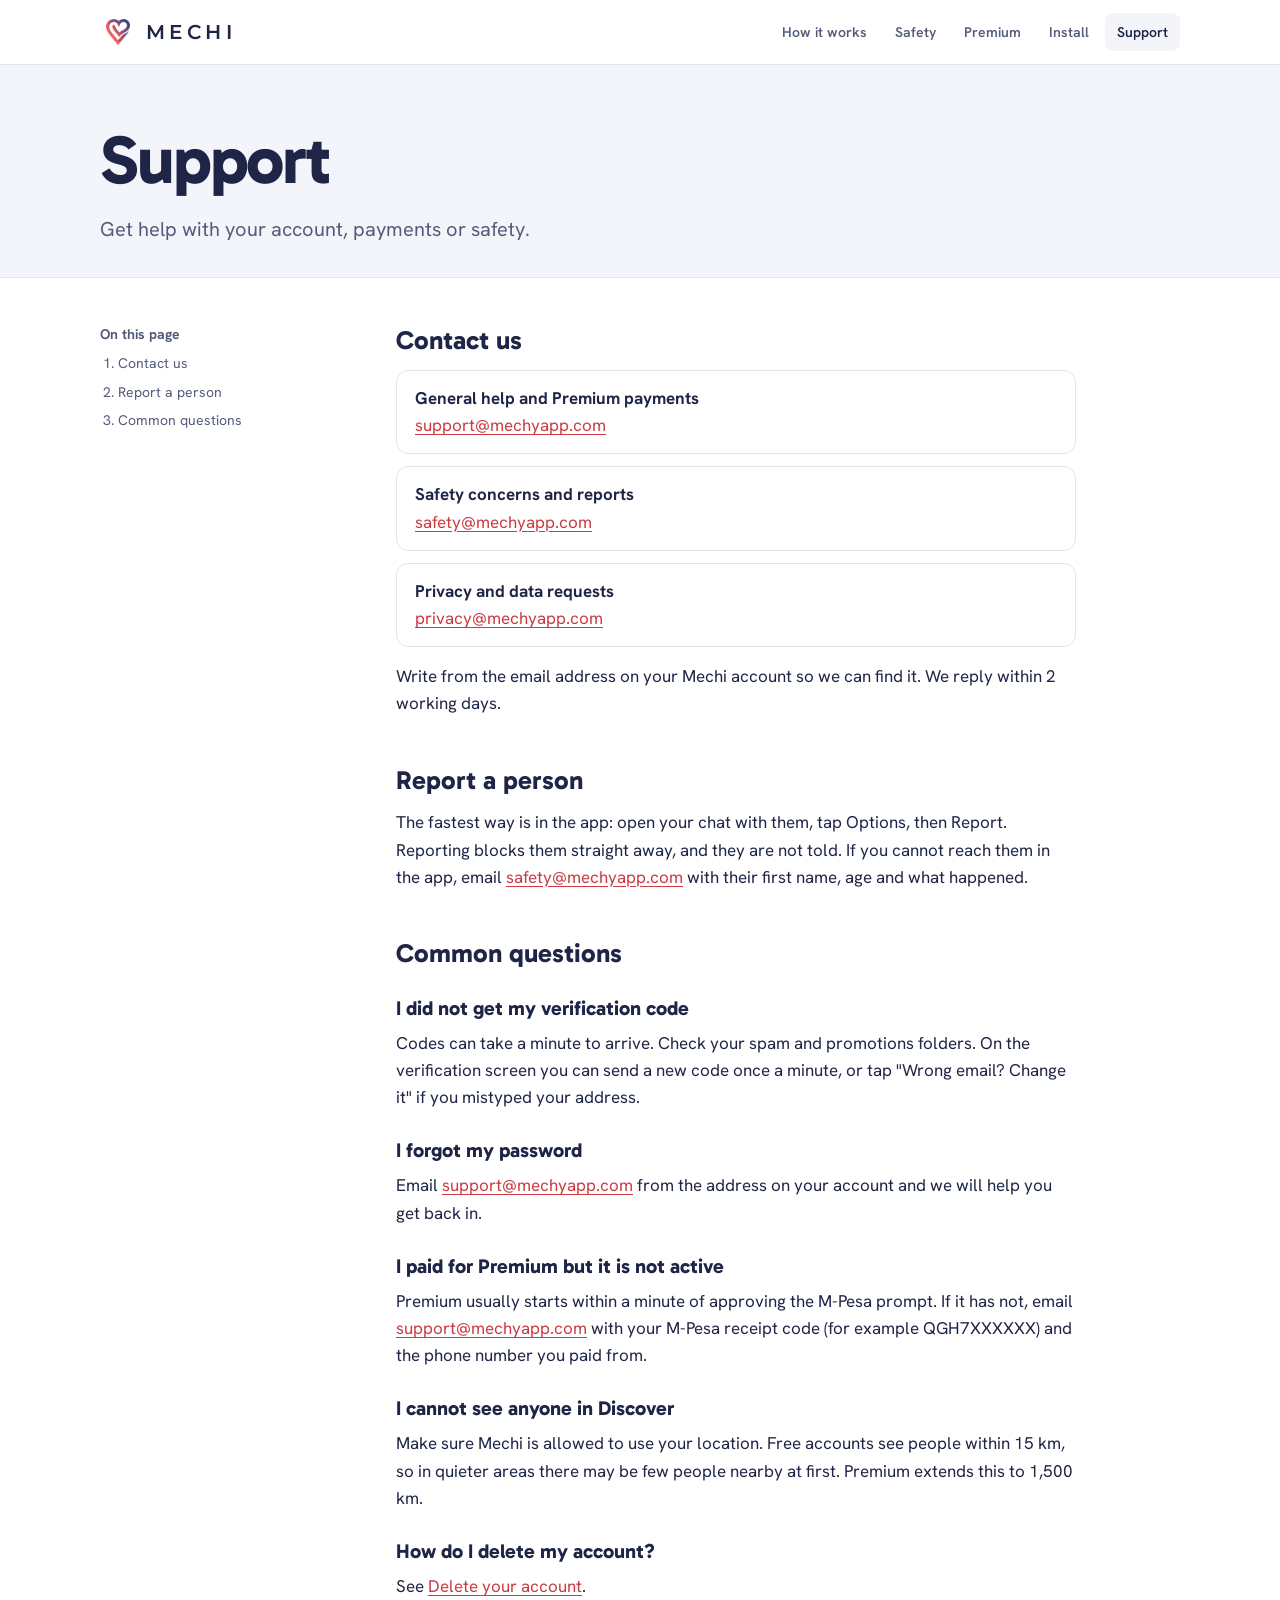
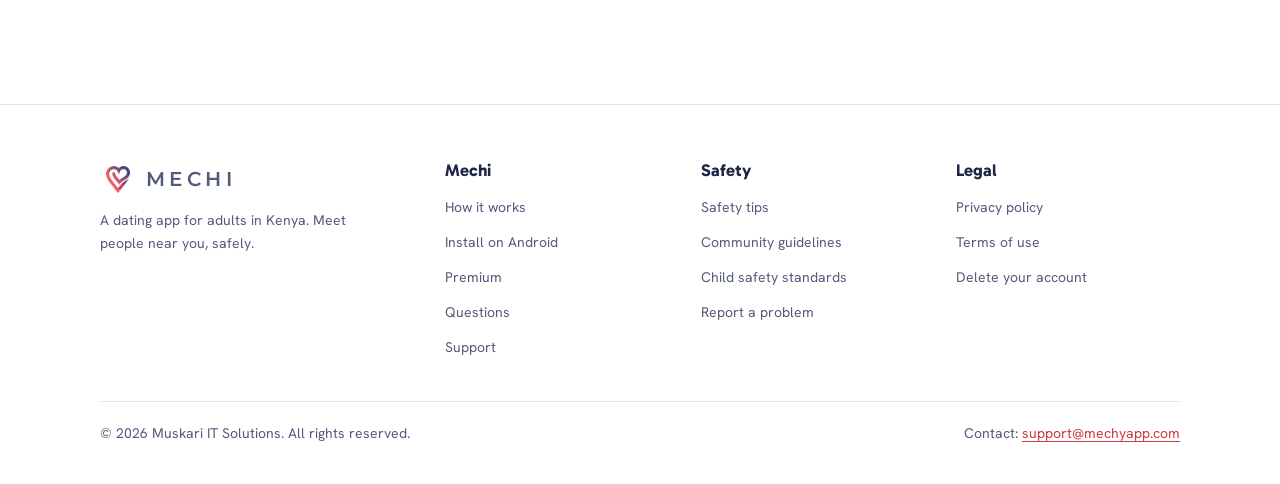
<file: support.html>
<!doctype html>
<html lang="en">
<head>
<meta charset="utf-8">
<meta name="viewport" content="width=device-width, initial-scale=1, viewport-fit=cover">
<title>Mechi Support</title>
<meta name="description" content="Contact Mechi support for help with your account, Premium payments, safety reports or privacy requests.">
<link rel="canonical" href="https://mechyapp.com/support.html">
<meta property="og:title" content="Mechi Support">
<meta property="og:description" content="Contact Mechi support for help with your account, Premium payments, safety reports or privacy requests.">
<meta property="og:type" content="website">
<meta property="og:url" content="https://mechyapp.com/support.html">
<meta property="og:image" content="https://mechyapp.com/apple-touch-icon.png">
<meta name="theme-color" content="#F25D61">
<link rel="icon" type="image/png" href="favicon.png">
<link rel="apple-touch-icon" href="apple-touch-icon.png">
<link rel="preconnect" href="https://fonts.googleapis.com">
<link rel="preconnect" href="https://fonts.gstatic.com" crossorigin>
<link rel="stylesheet" href="https://fonts.googleapis.com/css2?family=Gabarito:wght@600;700;800&family=Montserrat:wght@500;600&family=Hanken+Grotesk:wght@400;500;600;700&display=swap">
<link rel="stylesheet" href="styles.css">
</head>
<body>
<a class="skip" href="#main">Skip to content</a>
<header class="site-header">
  <div class="wrap">
    <a class="brand" href="index.html" aria-label="Mechi home">
      <span class="brand-mark"><img src="logo.png" alt="" width="24" height="27"></span>
      <span class="brand-name">Mechi</span>
    </a>
    <nav class="nav desktop-nav" aria-label="Main"><a href="index.html#how-it-works">How it works</a><a href="safety.html">Safety</a><a href="index.html#premium">Premium</a><a href="install.html">Install</a><a href="support.html" aria-current="page">Support</a></nav>
    <details class="menu">
      <summary>Menu</summary>
      <nav class="nav" aria-label="Main (mobile)"><a href="index.html#how-it-works">How it works</a><a href="safety.html">Safety</a><a href="index.html#premium">Premium</a><a href="install.html">Install</a><a href="support.html" aria-current="page">Support</a></nav>
    </details>
  </div>
</header>
<main id="main">
<section class="doc-hero"><div class="wrap">
  <h1>Support</h1>
  <p>Get help with your account, payments or safety.</p>
  
</div></section>
<div class="wrap doc-layout">
  <nav class="toc" aria-label="On this page"><h2>On this page</h2><ol><li><a href="#contact-us">Contact us</a></li><li><a href="#report-a-person">Report a person</a></li><li><a href="#common-questions">Common questions</a></li></ol></nav>
  <article class="prose">

<h2 id="contact-us">Contact us</h2>
<ul class="contact-list">
  <li><strong>General help and Premium payments</strong><a href="mailto:support@mechyapp.com">support@mechyapp.com</a></li>
  <li><strong>Safety concerns and reports</strong><a href="mailto:safety@mechyapp.com">safety@mechyapp.com</a></li>
  <li><strong>Privacy and data requests</strong><a href="mailto:privacy@mechyapp.com">privacy@mechyapp.com</a></li>
</ul>
<p>Write from the email address on your Mechi account so we can find it. We reply within 2 working days.</p>

<h2 id="report-a-person">Report a person</h2>
<p>The fastest way is in the app: open your chat with them, tap Options, then Report. Reporting blocks them straight away, and they are not told. If you cannot reach them in the app, email <a href="mailto:safety@mechyapp.com">safety@mechyapp.com</a> with their first name, age and what happened.</p>

<h2 id="common-questions">Common questions</h2>
<h3>I did not get my verification code</h3>
<p>Codes can take a minute to arrive. Check your spam and promotions folders. On the verification screen you can send a new code once a minute, or tap "Wrong email? Change it" if you mistyped your address.</p>
<h3>I forgot my password</h3>
<p>Email <a href="mailto:support@mechyapp.com">support@mechyapp.com</a> from the address on your account and we will help you get back in.</p>
<h3>I paid for Premium but it is not active</h3>
<p>Premium usually starts within a minute of approving the M-Pesa prompt. If it has not, email <a href="mailto:support@mechyapp.com">support@mechyapp.com</a> with your M-Pesa receipt code (for example QGH7XXXXXX) and the phone number you paid from.</p>
<h3>I cannot see anyone in Discover</h3>
<p>Make sure Mechi is allowed to use your location. Free accounts see people within 15 km, so in quieter areas there may be few people nearby at first. Premium extends this to 1,500 km.</p>
<h3>How do I delete my account?</h3>
<p>See <a href="delete-account.html">Delete your account</a>.</p>

  </article>
</div>
</main>
<footer class="site-footer">
  <div class="wrap">
    <div class="footer-grid">
      <div class="footer-about">
        <a class="brand" href="index.html"><span class="brand-mark"><img src="logo.png" alt="" width="24" height="27"></span><span class="brand-name">Mechi</span></a>
        <p>A dating app for adults in Kenya. Meet people near you, safely.</p>
      </div>
      <div><h2>Mechi</h2><ul><li><a href="index.html#how-it-works">How it works</a></li><li><a href="install.html">Install on Android</a></li><li><a href="index.html#premium">Premium</a></li><li><a href="index.html#faq">Questions</a></li><li><a href="support.html">Support</a></li></ul></div><div><h2>Safety</h2><ul><li><a href="safety.html">Safety tips</a></li><li><a href="community-guidelines.html">Community guidelines</a></li><li><a href="child-safety.html">Child safety standards</a></li><li><a href="support.html#report-a-person">Report a problem</a></li></ul></div><div><h2>Legal</h2><ul><li><a href="privacy.html">Privacy policy</a></li><li><a href="terms.html">Terms of use</a></li><li><a href="delete-account.html">Delete your account</a></li></ul></div>
    </div>
    <div class="footer-base">
      <span>&copy; 2026 Muskari IT Solutions. All rights reserved.</span>
      <span>Contact: <a href="mailto:support@mechyapp.com">support@mechyapp.com</a></span>
    </div>
  </div>
</footer>
</body>
</html>
</file>
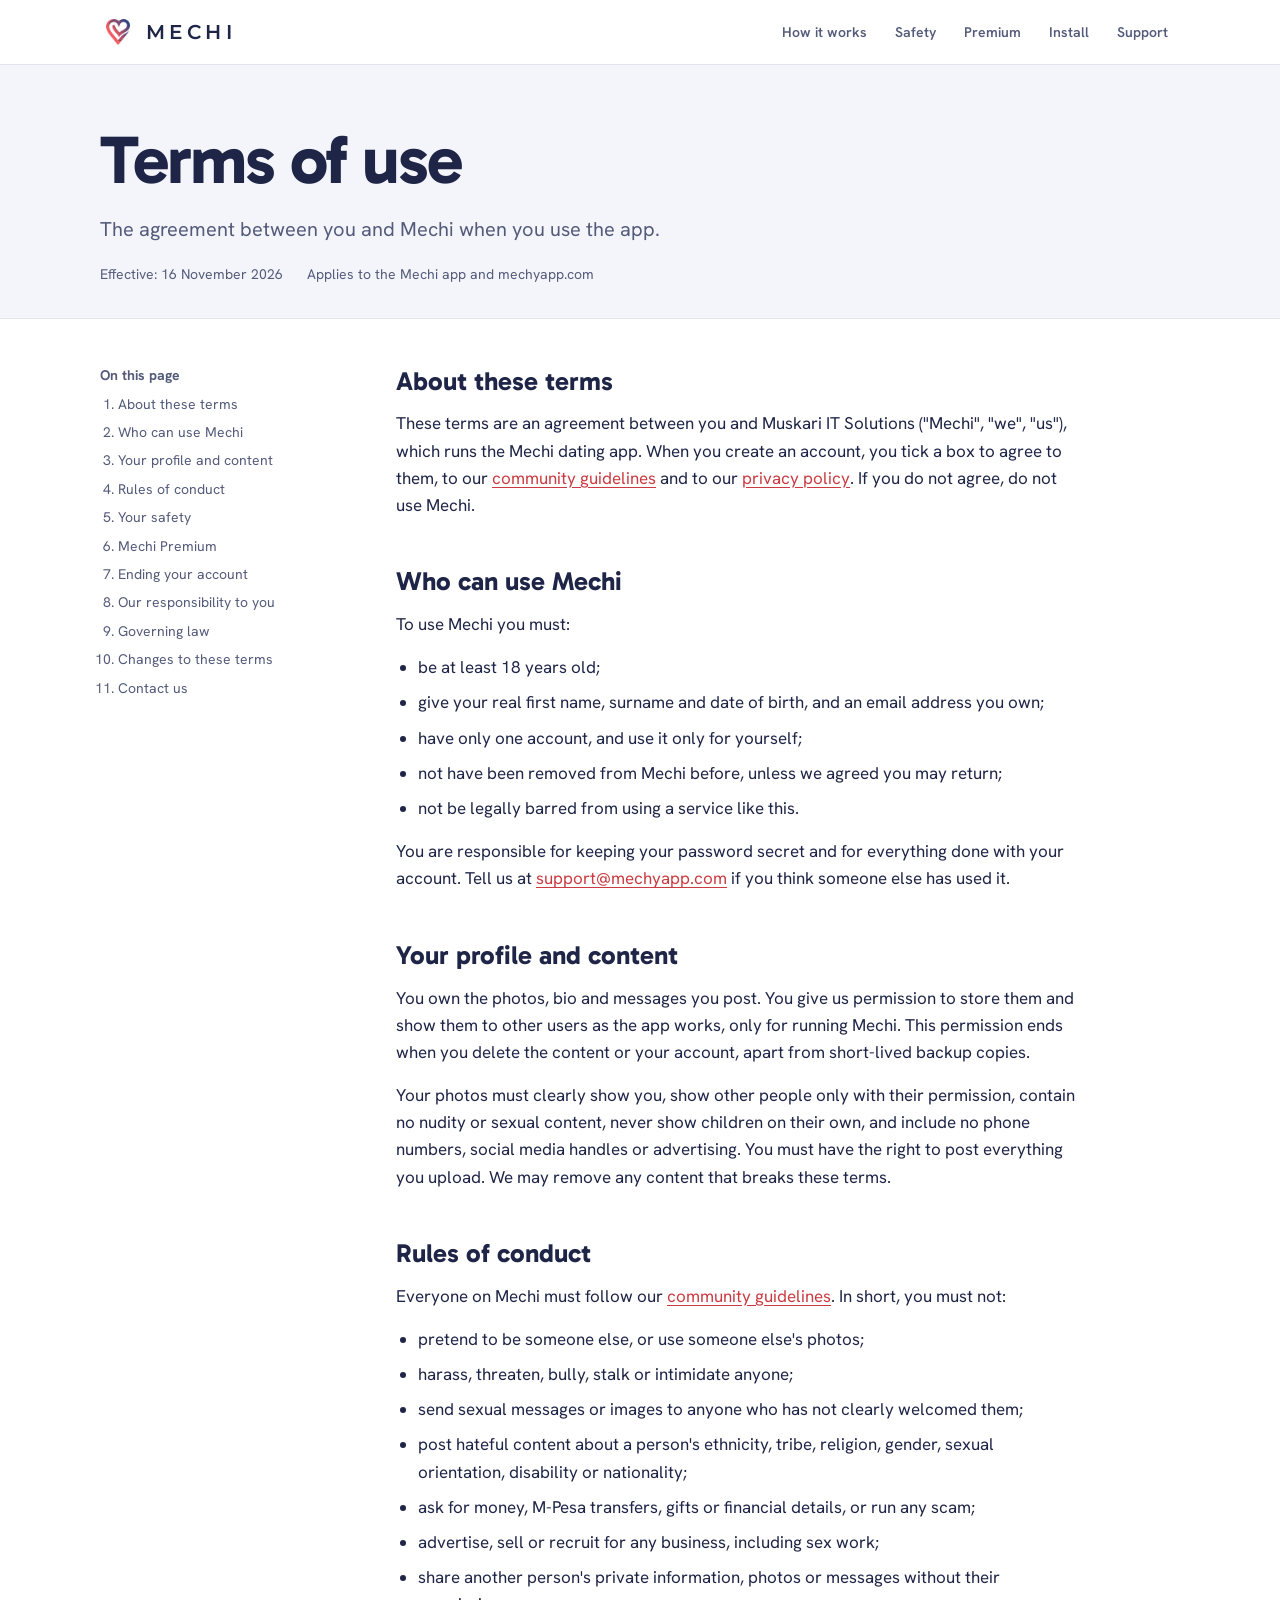
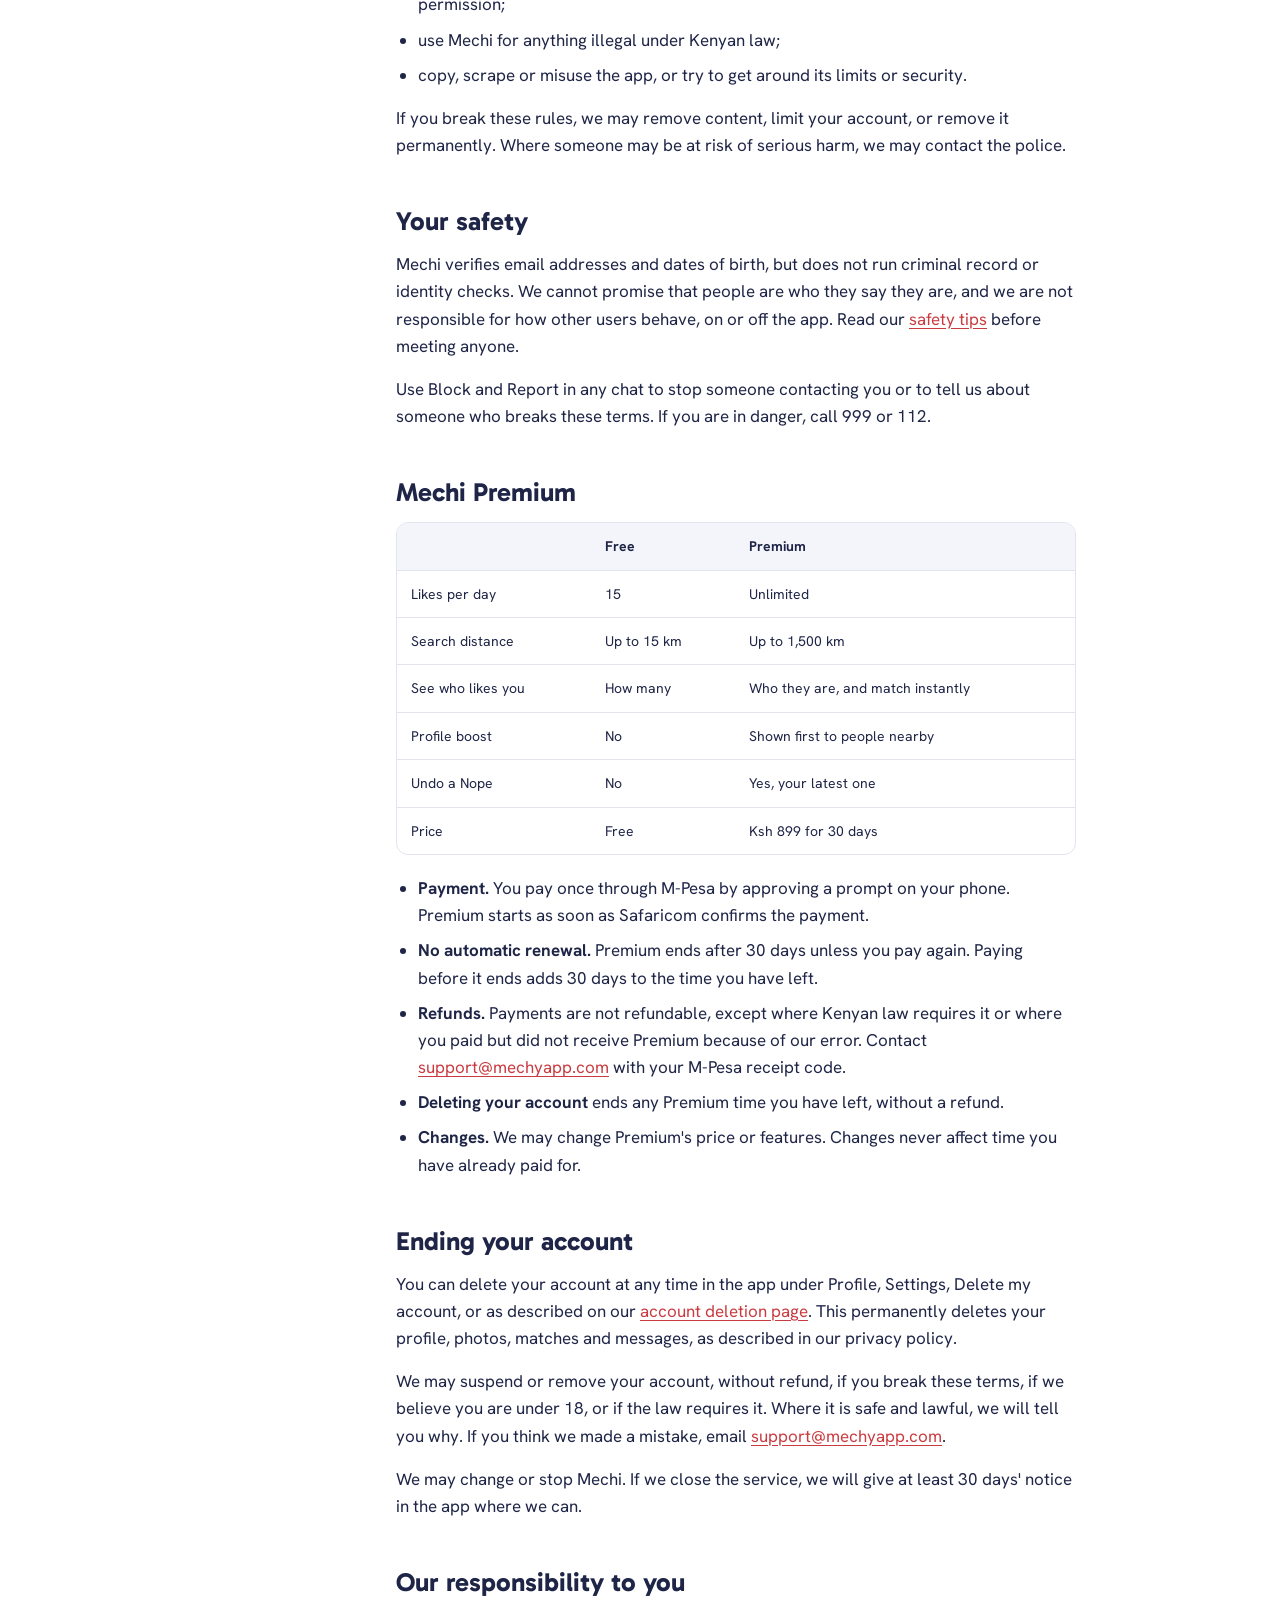
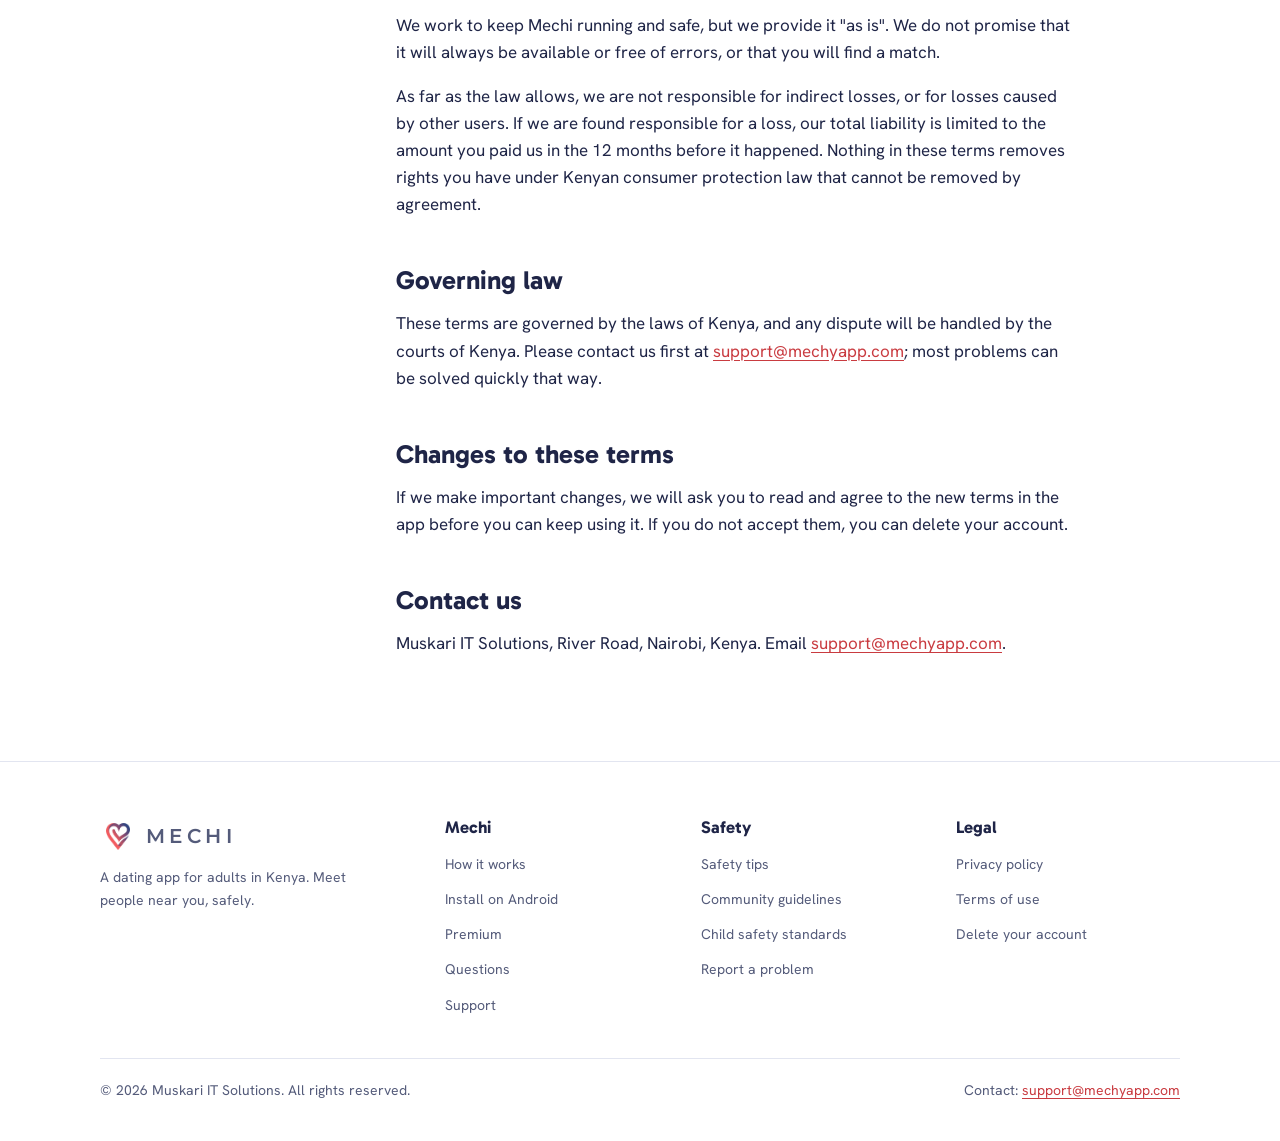
<file: terms.html>
<!doctype html>
<html lang="en">
<head>
<meta charset="utf-8">
<meta name="viewport" content="width=device-width, initial-scale=1, viewport-fit=cover">
<title>Mechi Terms of Use</title>
<meta name="description" content="Mechi&#x27;s terms of use: who can use Mechi, the rules, Premium payments with M-Pesa, and ending your account.">
<link rel="canonical" href="https://mechyapp.com/terms.html">
<meta property="og:title" content="Mechi Terms of Use">
<meta property="og:description" content="Mechi&#x27;s terms of use: who can use Mechi, the rules, Premium payments with M-Pesa, and ending your account.">
<meta property="og:type" content="website">
<meta property="og:url" content="https://mechyapp.com/terms.html">
<meta property="og:image" content="https://mechyapp.com/apple-touch-icon.png">
<meta name="theme-color" content="#F25D61">
<link rel="icon" type="image/png" href="favicon.png">
<link rel="apple-touch-icon" href="apple-touch-icon.png">
<link rel="preconnect" href="https://fonts.googleapis.com">
<link rel="preconnect" href="https://fonts.gstatic.com" crossorigin>
<link rel="stylesheet" href="https://fonts.googleapis.com/css2?family=Gabarito:wght@600;700;800&family=Montserrat:wght@500;600&family=Hanken+Grotesk:wght@400;500;600;700&display=swap">
<link rel="stylesheet" href="styles.css">
</head>
<body>
<a class="skip" href="#main">Skip to content</a>
<header class="site-header">
  <div class="wrap">
    <a class="brand" href="index.html" aria-label="Mechi home">
      <span class="brand-mark"><img src="logo.png" alt="" width="24" height="27"></span>
      <span class="brand-name">Mechi</span>
    </a>
    <nav class="nav desktop-nav" aria-label="Main"><a href="index.html#how-it-works">How it works</a><a href="safety.html">Safety</a><a href="index.html#premium">Premium</a><a href="install.html">Install</a><a href="support.html">Support</a></nav>
    <details class="menu">
      <summary>Menu</summary>
      <nav class="nav" aria-label="Main (mobile)"><a href="index.html#how-it-works">How it works</a><a href="safety.html">Safety</a><a href="index.html#premium">Premium</a><a href="install.html">Install</a><a href="support.html">Support</a></nav>
    </details>
  </div>
</header>
<main id="main">
<section class="doc-hero"><div class="wrap">
  <h1>Terms of use</h1>
  <p>The agreement between you and Mechi when you use the app.</p>
  <div class="doc-meta"><span>Effective: 16 November 2026</span><span>Applies to the Mechi app and mechyapp.com</span></div>
</div></section>
<div class="wrap doc-layout">
  <nav class="toc" aria-label="On this page"><h2>On this page</h2><ol><li><a href="#about-these-terms">About these terms</a></li><li><a href="#who-can-use-mechi">Who can use Mechi</a></li><li><a href="#your-profile-and-content">Your profile and content</a></li><li><a href="#rules-of-conduct">Rules of conduct</a></li><li><a href="#your-safety">Your safety</a></li><li><a href="#mechi-premium">Mechi Premium</a></li><li><a href="#ending-your-account">Ending your account</a></li><li><a href="#our-responsibility-to-you">Our responsibility to you</a></li><li><a href="#governing-law">Governing law</a></li><li><a href="#changes-to-these-terms">Changes to these terms</a></li><li><a href="#contact-us">Contact us</a></li></ol></nav>
  <article class="prose">

<h2 id="about-these-terms">About these terms</h2>
<p>These terms are an agreement between you and Muskari IT Solutions ("Mechi", "we", "us"), which runs the Mechi dating app. When you create an account, you tick a box to agree to them, to our <a href="community-guidelines.html">community guidelines</a> and to our <a href="privacy.html">privacy policy</a>. If you do not agree, do not use Mechi.</p>

<h2 id="who-can-use-mechi">Who can use Mechi</h2>
<p>To use Mechi you must:</p>
<ul>
  <li>be at least 18 years old;</li>
  <li>give your real first name, surname and date of birth, and an email address you own;</li>
  <li>have only one account, and use it only for yourself;</li>
  <li>not have been removed from Mechi before, unless we agreed you may return;</li>
  <li>not be legally barred from using a service like this.</li>
</ul>
<p>You are responsible for keeping your password secret and for everything done with your account. Tell us at <a href="mailto:support@mechyapp.com">support@mechyapp.com</a> if you think someone else has used it.</p>

<h2 id="your-profile-and-content">Your profile and content</h2>
<p>You own the photos, bio and messages you post. You give us permission to store them and show them to other users as the app works, only for running Mechi. This permission ends when you delete the content or your account, apart from short-lived backup copies.</p>
<p>Your photos must clearly show you, show other people only with their permission, contain no nudity or sexual content, never show children on their own, and include no phone numbers, social media handles or advertising. You must have the right to post everything you upload. We may remove any content that breaks these terms.</p>

<h2 id="rules-of-conduct">Rules of conduct</h2>
<p>Everyone on Mechi must follow our <a href="community-guidelines.html">community guidelines</a>. In short, you must not:</p>
<ul>
  <li>pretend to be someone else, or use someone else's photos;</li>
  <li>harass, threaten, bully, stalk or intimidate anyone;</li>
  <li>send sexual messages or images to anyone who has not clearly welcomed them;</li>
  <li>post hateful content about a person's ethnicity, tribe, religion, gender, sexual orientation, disability or nationality;</li>
  <li>ask for money, M-Pesa transfers, gifts or financial details, or run any scam;</li>
  <li>advertise, sell or recruit for any business, including sex work;</li>
  <li>share another person's private information, photos or messages without their permission;</li>
  <li>use Mechi for anything illegal under Kenyan law;</li>
  <li>copy, scrape or misuse the app, or try to get around its limits or security.</li>
</ul>
<p>If you break these rules, we may remove content, limit your account, or remove it permanently. Where someone may be at risk of serious harm, we may contact the police.</p>

<h2 id="your-safety">Your safety</h2>
<p>Mechi verifies email addresses and dates of birth, but does not run criminal record or identity checks. We cannot promise that people are who they say they are, and we are not responsible for how other users behave, on or off the app. Read our <a href="safety.html">safety tips</a> before meeting anyone.</p>
<p>Use Block and Report in any chat to stop someone contacting you or to tell us about someone who breaks these terms. If you are in danger, call 999 or 112.</p>

<h2 id="mechi-premium">Mechi Premium</h2>
<div class="table-scroll"><table><thead><tr><th scope="col"></th><th scope="col">Free</th><th scope="col">Premium</th></tr></thead><tbody><tr><td>Likes per day</td><td>15</td><td>Unlimited</td></tr><tr><td>Search distance</td><td>Up to 15 km</td><td>Up to 1,500 km</td></tr><tr><td>See who likes you</td><td>How many</td><td>Who they are, and match instantly</td></tr><tr><td>Profile boost</td><td>No</td><td>Shown first to people nearby</td></tr><tr><td>Undo a Nope</td><td>No</td><td>Yes, your latest one</td></tr><tr><td>Price</td><td>Free</td><td>Ksh 899 for 30 days</td></tr></tbody></table></div>
<ul>
  <li><strong>Payment.</strong> You pay once through M-Pesa by approving a prompt on your phone. Premium starts as soon as Safaricom confirms the payment.</li>
  <li><strong>No automatic renewal.</strong> Premium ends after 30 days unless you pay again. Paying before it ends adds 30 days to the time you have left.</li>
  <li><strong>Refunds.</strong> Payments are not refundable, except where Kenyan law requires it or where you paid but did not receive Premium because of our error. Contact <a href="mailto:support@mechyapp.com">support@mechyapp.com</a> with your M-Pesa receipt code.</li>
  <li><strong>Deleting your account</strong> ends any Premium time you have left, without a refund.</li>
  <li><strong>Changes.</strong> We may change Premium's price or features. Changes never affect time you have already paid for.</li>
</ul>

<h2 id="ending-your-account">Ending your account</h2>
<p>You can delete your account at any time in the app under Profile, Settings, Delete my account, or as described on our <a href="delete-account.html">account deletion page</a>. This permanently deletes your profile, photos, matches and messages, as described in our privacy policy.</p>
<p>We may suspend or remove your account, without refund, if you break these terms, if we believe you are under 18, or if the law requires it. Where it is safe and lawful, we will tell you why. If you think we made a mistake, email <a href="mailto:support@mechyapp.com">support@mechyapp.com</a>.</p>
<p>We may change or stop Mechi. If we close the service, we will give at least 30 days' notice in the app where we can.</p>

<h2 id="our-responsibility-to-you">Our responsibility to you</h2>
<p>We work to keep Mechi running and safe, but we provide it "as is". We do not promise that it will always be available or free of errors, or that you will find a match.</p>
<p>As far as the law allows, we are not responsible for indirect losses, or for losses caused by other users. If we are found responsible for a loss, our total liability is limited to the amount you paid us in the 12 months before it happened. Nothing in these terms removes rights you have under Kenyan consumer protection law that cannot be removed by agreement.</p>

<h2 id="governing-law">Governing law</h2>
<p>These terms are governed by the laws of Kenya, and any dispute will be handled by the courts of Kenya. Please contact us first at <a href="mailto:support@mechyapp.com">support@mechyapp.com</a>; most problems can be solved quickly that way.</p>

<h2 id="changes-to-these-terms">Changes to these terms</h2>
<p>If we make important changes, we will ask you to read and agree to the new terms in the app before you can keep using it. If you do not accept them, you can delete your account.</p>

<h2 id="contact-us">Contact us</h2>
<p>Muskari IT Solutions, River Road, Nairobi, Kenya. Email <a href="mailto:support@mechyapp.com">support@mechyapp.com</a>.</p>

  </article>
</div>
</main>
<footer class="site-footer">
  <div class="wrap">
    <div class="footer-grid">
      <div class="footer-about">
        <a class="brand" href="index.html"><span class="brand-mark"><img src="logo.png" alt="" width="24" height="27"></span><span class="brand-name">Mechi</span></a>
        <p>A dating app for adults in Kenya. Meet people near you, safely.</p>
      </div>
      <div><h2>Mechi</h2><ul><li><a href="index.html#how-it-works">How it works</a></li><li><a href="install.html">Install on Android</a></li><li><a href="index.html#premium">Premium</a></li><li><a href="index.html#faq">Questions</a></li><li><a href="support.html">Support</a></li></ul></div><div><h2>Safety</h2><ul><li><a href="safety.html">Safety tips</a></li><li><a href="community-guidelines.html">Community guidelines</a></li><li><a href="child-safety.html">Child safety standards</a></li><li><a href="support.html#report-a-person">Report a problem</a></li></ul></div><div><h2>Legal</h2><ul><li><a href="privacy.html">Privacy policy</a></li><li><a href="terms.html">Terms of use</a></li><li><a href="delete-account.html">Delete your account</a></li></ul></div>
    </div>
    <div class="footer-base">
      <span>&copy; 2026 Muskari IT Solutions. All rights reserved.</span>
      <span>Contact: <a href="mailto:support@mechyapp.com">support@mechyapp.com</a></span>
    </div>
  </div>
</footer>
</body>
</html>
</file>
<file: styles.css>
/* Mechi website
   Layout: a calm white page; the hero pairs a large headline with a drawn phone, and
   one coral-to-navy ribbon (taken from the logo) is the only decorative flourish.
   Legal pages: a reading column with a sticky contents list beside it on wide screens. */

:root {
  --coral: #F25D61;
  --coral-ink: #C93B40;     /* coral dark enough for text on white */
  --navy: #304481;
  --ink: #1F2547;
  --ink-soft: #545B7A;
  --paper: #FFFFFF;
  --mist: #F4F5FA;          /* navy-tinted neutral for quiet sections */
  --line: #E2E5F0;
  --blush: #FDE7E8;
  --logo-tile: #FFFFFF;
  --focus: #304481;

  --font-display: "Gabarito", "Hanken Grotesk", system-ui, sans-serif;
  --font-body: "Hanken Grotesk", system-ui, -apple-system, "Segoe UI", Roboto, sans-serif;

  --step--1: 0.875rem;
  --step-0: 1.0625rem;
  --step-1: 1.25rem;
  --step-2: 1.625rem;
  --step-3: 2.125rem;
  --step-4: clamp(2.5rem, 6vw, 4.25rem);

  --radius: 14px;
  --wrap: 1120px;
  color-scheme: light;
}

@media (prefers-color-scheme: dark) {
  :root:not([data-theme="light"]) {
    --coral: #FF7A7E;
    --coral-ink: #FF8E91;
    --navy: #9DAEF0;
    --ink: #ECEEF8;
    --ink-soft: #AEB4CF;
    --paper: #12152A;
    --mist: #1A1E38;
    --line: #2C3152;
    --blush: #3A2233;
    --logo-tile: #FFFFFF;
    --focus: #9DAEF0;
    color-scheme: dark;
  }
}
:root[data-theme="dark"] {
  --coral: #FF7A7E;
  --coral-ink: #FF8E91;
  --navy: #9DAEF0;
  --ink: #ECEEF8;
  --ink-soft: #AEB4CF;
  --paper: #12152A;
  --mist: #1A1E38;
  --line: #2C3152;
  --blush: #3A2233;
  --logo-tile: #FFFFFF;
  --focus: #9DAEF0;
  color-scheme: dark;
}

*, *::before, *::after { box-sizing: border-box; }
html { -webkit-text-size-adjust: 100%; scroll-behavior: smooth; }
@media (prefers-reduced-motion: reduce) { html { scroll-behavior: auto; } }
body {
  margin: 0;
  background: var(--paper);
  color: var(--ink);
  font-family: var(--font-body);
  font-size: var(--step-0);
  line-height: 1.6;
}
img { max-width: 100%; height: auto; display: block; }
a { color: var(--coral-ink); text-underline-offset: 3px; }
a:hover { color: var(--navy); }
:focus-visible { outline: 3px solid var(--focus); outline-offset: 3px; border-radius: 4px; }
h1, h2, h3 { font-family: var(--font-display); line-height: 1.15; text-wrap: balance; margin: 0; color: var(--ink); }
p { margin: 0; }

.wrap { width: 100%; max-width: var(--wrap); margin: 0 auto; padding-inline: 20px; }
.skip { position: absolute; left: -9999px; }
.skip:focus { left: 16px; top: 16px; background: var(--paper); padding: 8px 12px; z-index: 10; }

/* Header */
.site-header {
  position: sticky; top: env(safe-area-inset-top, 0px); z-index: 5;
  background: color-mix(in srgb, var(--paper) 92%, transparent);
  backdrop-filter: blur(8px);
  border-bottom: 1px solid var(--line);
}
.site-header .wrap { display: flex; align-items: center; justify-content: space-between; gap: 16px; min-height: 64px; }
.brand { display: flex; align-items: center; gap: 10px; text-decoration: none; color: var(--ink); }
.brand-mark { width: 36px; height: 36px; border-radius: 10px; background: var(--logo-tile); display: grid; place-items: center; }
.brand-mark img { width: 24px; height: auto; }
.brand-name { font-family: 'Montserrat', var(--font-display); font-weight: 600; font-size: 1.25rem; letter-spacing: 0.22em; text-transform: uppercase; }
.hero-tagline { font-family: 'Montserrat', var(--font-display); font-weight: 600; font-size: 0.875rem; letter-spacing: 0.24em; text-transform: uppercase; color: var(--ink); opacity: 0.75; margin: 0 0 14px; }
.nav { display: flex; align-items: center; gap: 4px; }
.nav a { color: var(--ink-soft); text-decoration: none; padding: 8px 12px; border-radius: 8px; font-size: var(--step--1); font-weight: 600; }
.nav a:hover, .nav a[aria-current="page"] { color: var(--ink); background: var(--mist); }
.menu { display: none; position: relative; }
.menu summary { list-style: none; cursor: pointer; padding: 8px 12px; border: 1px solid var(--line); border-radius: 8px; font-weight: 600; font-size: var(--step--1); }
.menu summary::-webkit-details-marker { display: none; }
.menu[open] .nav {
  display: flex; flex-direction: column; align-items: stretch;
  position: absolute; right: 0; top: calc(100% + 8px); width: 220px;
  background: var(--paper); border: 1px solid var(--line); border-radius: 12px; padding: 8px;
  box-shadow: 0 12px 30px rgba(18, 21, 42, 0.12);
}
.desktop-nav { display: flex; }
@media (max-width: 760px) {
  .desktop-nav { display: none; }
  .menu { display: block; }
}

/* Buttons */
.btn {
  display: inline-flex; align-items: center; justify-content: center; gap: 8px;
  padding: 14px 24px; border-radius: 999px; font-weight: 700; text-decoration: none;
  font-size: var(--step-0); border: 2px solid transparent;
}
.btn-primary { background: var(--coral); color: #fff; }
.btn-primary:hover { background: var(--coral-ink); color: #fff; }
.btn-ghost { border-color: var(--line); color: var(--ink); }
.btn-ghost:hover { border-color: var(--ink-soft); color: var(--ink); }

/* Hero */
.hero { position: relative; overflow: hidden; padding-block: 72px 88px; }
.hero .wrap { display: grid; grid-template-columns: 1.1fr 0.9fr; gap: 48px; align-items: center; }
.hero h1 { font-size: var(--step-4); font-weight: 800; letter-spacing: -0.03em; line-height: 1.02; }
.hero-lead { font-size: var(--step-1); color: var(--ink-soft); margin-top: 20px; max-width: 34ch; }
.hero-actions { display: flex; flex-wrap: wrap; gap: 12px; margin-top: 32px; }
.hero-note { margin-top: 16px; font-size: var(--step--1); color: var(--ink-soft); }
.ribbon { position: absolute; inset: auto -10% -30% 35%; width: 90%; max-width: none; pointer-events: none; opacity: 0.9; }
@media (max-width: 860px) {
  .hero { padding-block: 48px 64px; }
  .hero .wrap { grid-template-columns: 1fr; }
  .ribbon { inset: auto -40% -10% -10%; width: 160%; }
}

/* Phone drawing */
.phone {
  position: relative; z-index: 1; justify-self: center;
  width: min(300px, 100%); aspect-ratio: 9 / 18.5;
  background: #0E1124; border-radius: 42px; padding: 12px;
  box-shadow: 0 30px 60px rgba(31, 37, 71, 0.25);
}
.screen { height: 100%; border-radius: 32px; background: #F7F8FC; overflow: hidden; display: flex; flex-direction: column; padding: 14px; gap: 12px; }
.screen-bar { display: flex; justify-content: space-between; align-items: center; font: 600 12px var(--font-body); color: #304481; }
.screen-bar img { width: 22px; }
.card { flex: 1; border-radius: 20px; background: #fff; overflow: hidden; display: flex; flex-direction: column; box-shadow: 0 2px 10px rgba(31, 37, 71, 0.08); }
.card-photo { flex: 1; background: linear-gradient(160deg, #FDE7E8, #E6E9F7); display: grid; place-items: center; font: 800 88px var(--font-display); color: #304481; }
.card-photo { position: relative; overflow: hidden; }
.card-photo img { position: absolute; inset: 0; width: 100%; height: 100%; object-fit: cover; object-position: 50% 25%; display: block; }
.card-info { padding: 12px 14px 14px; color: #1F2547; }
.card-name { font: 700 20px var(--font-display); }
.card-km { color: #C93B40; font-weight: 600; font-size: 13px; }
.card-bio { color: #545B7A; font-size: 12.5px; line-height: 1.45; margin-top: 4px; }
.swipe-row { display: flex; justify-content: space-evenly; padding-bottom: 6px; }
.swipe-btn { width: 64px; height: 64px; border-radius: 50%; background: #fff; display: grid; place-items: center; font: 700 12px var(--font-body); border: 2px solid; }
.swipe-nope { color: #8A8FA3; border-color: #8A8FA3; }
.swipe-like { color: #F25D61; border-color: #F25D61; }

/* Sections */
.section { padding-block: 88px; }
.section-mist { background: var(--mist); }
.section-head { max-width: 40rem; margin-bottom: 40px; }
.section-head h2 { font-size: var(--step-3); letter-spacing: -0.02em; }
.section-head p { color: var(--ink-soft); margin-top: 12px; font-size: var(--step-1); }
@media (max-width: 640px) { .section { padding-block: 64px; } }

.steps { list-style: none; margin: 0; padding: 0; display: grid; grid-template-columns: repeat(3, minmax(0, 1fr)); gap: 32px; counter-reset: step; }
.steps li { counter-increment: step; border-top: 2px solid var(--ink); padding-top: 20px; }
.steps li::before { content: counter(step); font: 800 var(--step-3) var(--font-display); color: var(--coral); display: block; margin-bottom: 8px; }
.steps h3 { font-size: var(--step-1); margin-bottom: 8px; }
.steps p { color: var(--ink-soft); }
@media (max-width: 760px) { .steps { grid-template-columns: 1fr; } }

.features { display: grid; grid-template-columns: repeat(2, minmax(0, 1fr)); gap: 0 48px; }
.feature { padding-block: 22px; border-bottom: 1px solid var(--line); min-width: 0; }
.feature h3 { font-size: var(--step-1); margin-bottom: 6px; }
.feature p { color: var(--ink-soft); }
@media (max-width: 760px) { .features { grid-template-columns: 1fr; } }

/* Pricing */
.plans { display: grid; grid-template-columns: repeat(2, minmax(0, 1fr)); gap: 24px; max-width: 860px; }
.plan { border: 1px solid var(--line); border-radius: var(--radius); padding: 32px; background: var(--paper); display: flex; flex-direction: column; gap: 16px; min-width: 0; }
.plan-premium { border: 2px solid var(--coral); }
.plan h3 { font-size: var(--step-2); }
.price { font: 800 var(--step-3) var(--font-display); letter-spacing: -0.02em; font-variant-numeric: tabular-nums; }
.price small { font: 500 var(--step-0) var(--font-body); color: var(--ink-soft); letter-spacing: 0; }
.plan ul { margin: 0; padding-left: 20px; display: grid; gap: 8px; }
.plan-note { font-size: var(--step--1); color: var(--ink-soft); }
@media (max-width: 680px) { .plans { grid-template-columns: 1fr; } }

/* FAQ */
.faq { max-width: 46rem; border-top: 1px solid var(--line); }
.faq details { border-bottom: 1px solid var(--line); }
.faq summary { cursor: pointer; padding: 20px 40px 20px 0; font-weight: 700; font-size: var(--step-1); list-style: none; position: relative; }
.faq summary::-webkit-details-marker { display: none; }
.faq summary::after { content: "+"; position: absolute; right: 4px; top: 16px; font-size: 1.5rem; color: var(--coral); font-weight: 400; }
.faq details[open] summary::after { content: "\2212"; }
.faq details p { padding-bottom: 20px; color: var(--ink-soft); max-width: 62ch; }

/* Download band */
.download { text-align: left; }
.download .wrap { display: flex; flex-wrap: wrap; align-items: center; justify-content: space-between; gap: 24px; }
.download h2 { font-size: var(--step-3); }
.download p { color: var(--ink-soft); margin-top: 8px; }

/* Footer */
.site-footer { border-top: 1px solid var(--line); padding-block: 56px 40px; background: var(--paper); }
.footer-grid { display: grid; grid-template-columns: 1.4fr repeat(3, minmax(0, 1fr)); gap: 32px; }
.footer-grid h2 { font-size: var(--step-0); margin-bottom: 12px; }
.footer-grid ul { list-style: none; margin: 0; padding: 0; display: grid; gap: 8px; }
.footer-grid a { color: var(--ink-soft); text-decoration: none; font-size: var(--step--1); }
.footer-grid a:hover { color: var(--ink); text-decoration: underline; }
.footer-about p { color: var(--ink-soft); font-size: var(--step--1); margin-top: 12px; max-width: 32ch; }
.footer-base { margin-top: 40px; padding-top: 20px; border-top: 1px solid var(--line); display: flex; flex-wrap: wrap; justify-content: space-between; gap: 12px; font-size: var(--step--1); color: var(--ink-soft); }
@media (max-width: 760px) { .footer-grid { grid-template-columns: 1fr 1fr; } .footer-about { grid-column: 1 / -1; } }

/* Document pages (policies, guides) */
.doc-hero { padding-block: 56px 32px; border-bottom: 1px solid var(--line); background: var(--mist); }
.doc-hero h1 { font-size: var(--step-4); letter-spacing: -0.03em; }
.doc-hero p { color: var(--ink-soft); margin-top: 14px; font-size: var(--step-1); max-width: 44rem; }
.doc-meta { margin-top: 18px; font-size: var(--step--1); color: var(--ink-soft); display: flex; flex-wrap: wrap; gap: 8px 24px; }
.doc-layout { display: grid; grid-template-columns: 240px minmax(0, 1fr); gap: 56px; padding-block: 48px 88px; }
.toc { position: sticky; top: calc(env(safe-area-inset-top, 0px) + 88px); align-self: start; font-size: var(--step--1); }
.toc h2 { font-size: var(--step--1); color: var(--ink-soft); margin-bottom: 10px; font-family: var(--font-body); }
.toc ol { margin: 0; padding-left: 18px; display: grid; gap: 6px; color: var(--ink-soft); }
.toc a { color: var(--ink-soft); text-decoration: none; }
.toc a:hover { color: var(--coral-ink); }
@media (max-width: 900px) {
  .doc-layout { grid-template-columns: 1fr; gap: 24px; }
  .toc { position: static; border: 1px solid var(--line); border-radius: var(--radius); padding: 18px 20px; }
}
.prose { max-width: 68ch; min-width: 0; }
.prose h2 { font-size: var(--step-2); margin: 48px 0 14px; scroll-margin-top: 96px; }
.prose h2:first-child { margin-top: 0; }
.prose h3 { font-size: var(--step-1); margin: 28px 0 10px; }
.prose p, .prose ul, .prose ol { margin: 0 0 16px; }
.prose ul, .prose ol { padding-left: 22px; }
.prose li { margin-bottom: 8px; }
.prose strong { color: var(--ink); }
.table-scroll { overflow-x: auto; margin: 0 0 20px; border: 1px solid var(--line); border-radius: 12px; }
.prose table { width: 100%; border-collapse: collapse; font-size: var(--step--1); min-width: 520px; }
.prose th, .prose td { text-align: left; vertical-align: top; padding: 12px 14px; border-bottom: 1px solid var(--line); }
.prose th { background: var(--mist); font-weight: 700; }
.prose tr:last-child td { border-bottom: 0; }
.callout { border-left: 4px solid var(--coral); background: var(--blush); padding: 16px 20px; border-radius: 0 12px 12px 0; margin: 0 0 20px; }
.callout p:last-child { margin-bottom: 0; }
.contact-list { list-style: none; padding: 0 !important; display: grid; gap: 12px; }
.contact-list li { border: 1px solid var(--line); border-radius: 12px; padding: 14px 18px; margin: 0 !important; }
.contact-list strong { display: block; }

/* Placeholders the owner must fill in before going live */
.todo { background: #FFF1A8; color: #3B3200; padding: 0 4px; border-radius: 4px; }
</file>
